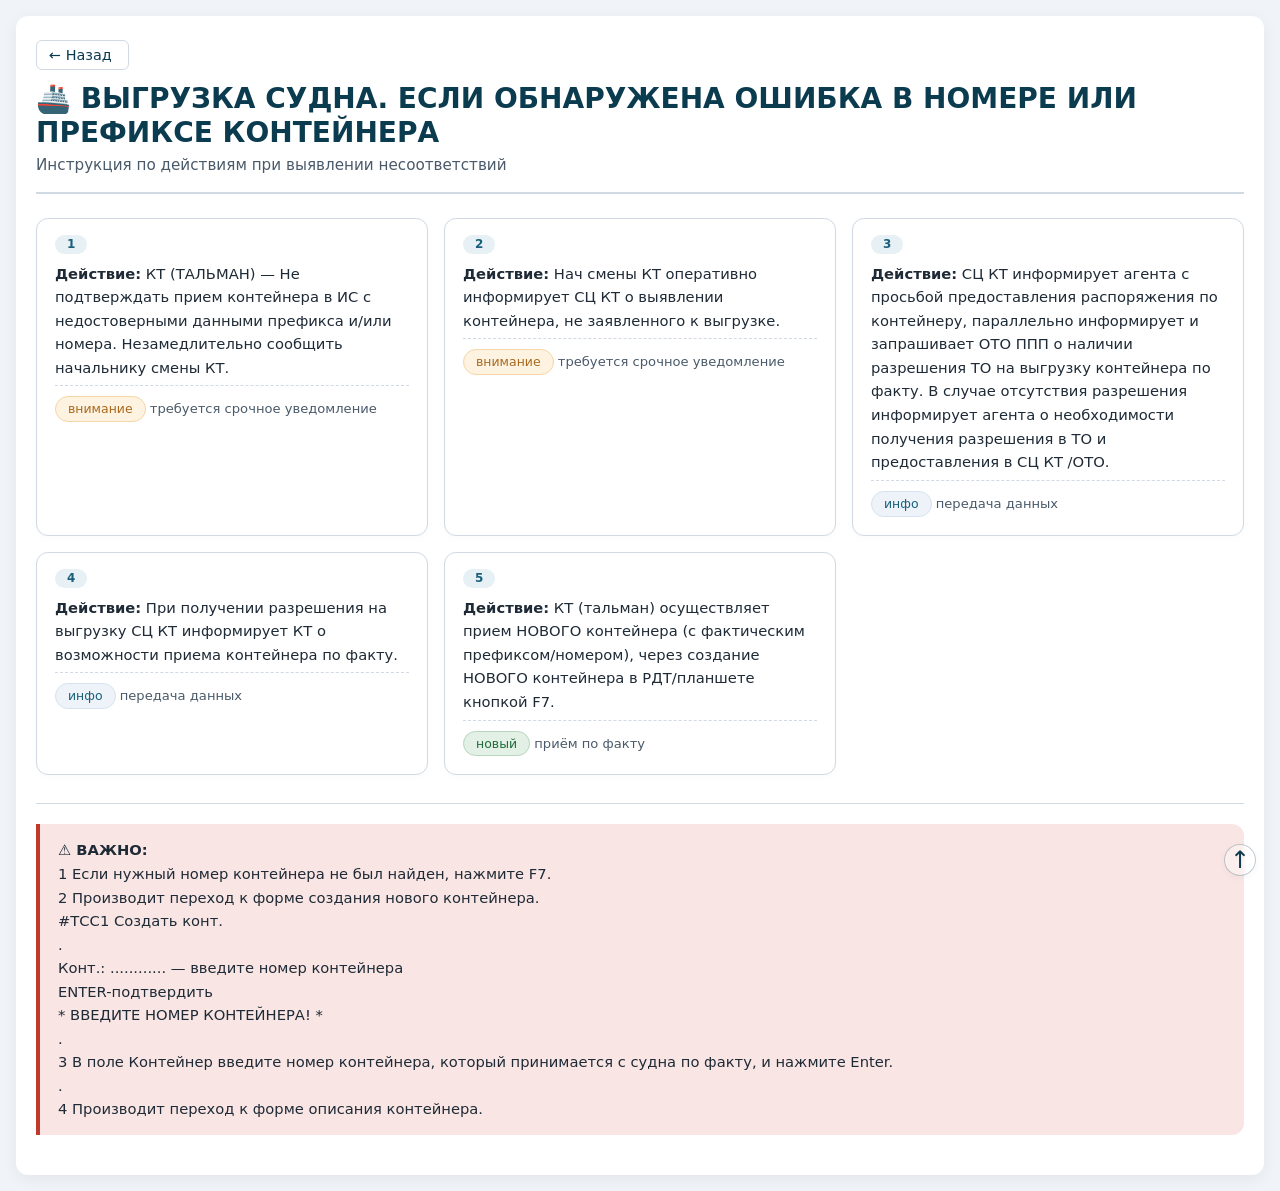
<file: arhiv/1.html>
<!DOCTYPE html>
<html lang="ru">
<head>
    <meta charset="UTF-8" />
    <meta name="viewport" content="width=device-width, initial-scale=1.0, maximum-scale=5.0" />
    <title>Выгрузка судна</title>
    <style>
        :root {
            --primary: #0b3b4f;
            --primary-light: #1a5f7a;
            --primary-lighter: #e6f0f5;
            --accent: #c0392b;
            --accent-light: #f9e6e4;
            --bg: #f0f3f7;
            --card-bg: #ffffff;
            --text: #1e2a36;
            --text-muted: #4a5a6a;
            --border: #d0d9e4;
            --shadow: 0 4px 16px rgba(0, 0, 0, 0.06);
            --radius: 12px;
            --font: system-ui, -apple-system, 'Segoe UI', Roboto, 'Helvetica Neue', sans-serif;
        }

        * { box-sizing: border-box; margin: 0; padding: 0; }
        html { font-size: 16px; -webkit-text-size-adjust: 100%; }
        body {
            font-family: var(--font);
            background: var(--bg);
            color: var(--text);
            padding: 16px;
            line-height: 1.6;
            min-height: 100vh;
            display: flex;
            flex-direction: column;
            align-items: center;
        }
        .page {
            max-width: 1280px;
            width: 100%;
            background: var(--card-bg);
            border-radius: var(--radius);
            box-shadow: var(--shadow);
            padding: 24px 20px 32px;
            position: relative;
        }

        .top-bar {
            display: flex;
            justify-content: space-between;
            align-items: center;
            margin-bottom: 12px;
        }
        .top-bar .nav-button {
            display: inline-flex;
            align-items: center;
            gap: 6px;
            background: none;
            border: 1px solid var(--border);
            border-radius: 6px;
            padding: 6px 16px 6px 12px;
            cursor: pointer;
            font-size: 0.9rem;
            font-weight: 500;
            color: var(--primary);
            transition: background 0.2s, border-color 0.2s;
            text-decoration: none;
            font-family: var(--font);
        }
        .top-bar .nav-button:hover {
            background: var(--primary-lighter);
            border-color: var(--primary-light);
        }
        .top-bar .nav-button:active {
            background: #d0e0ea;
        }
        .top-bar .nav-button.close-btn {
            color: var(--accent);
        }
        .top-bar .nav-button.close-btn:hover {
            background: var(--accent-light);
            border-color: var(--accent);
        }

        h1 {
            font-size: 1.75rem;
            font-weight: 700;
            color: var(--primary);
            margin: 0 0 4px 0;
            line-height: 1.2;
        }
        .subhead {
            font-size: 0.95rem;
            color: var(--text-muted);
            border-bottom: 2px solid var(--border);
            padding-bottom: 14px;
            margin-bottom: 24px;
            display: flex;
            flex-wrap: wrap;
            justify-content: space-between;
            align-items: center;
            gap: 8px;
        }
        .subhead small {
            font-size: 0.8rem;
            background: var(--primary-lighter);
            padding: 4px 14px;
            border-radius: 20px;
            color: var(--primary-light);
            font-weight: 500;
        }

        h2 {
            font-size: 1.35rem;
            font-weight: 600;
            color: var(--primary);
            margin: 32px 0 12px 0;
            padding-bottom: 6px;
            border-bottom: 2px solid var(--border);
            display: flex;
            align-items: center;
            gap: 10px;
            flex-wrap: wrap;
        }
        h2 .badge {
            font-size: 0.7rem;
            font-weight: 500;
            background: var(--primary);
            color: #fff;
            padding: 2px 14px;
            border-radius: 30px;
            letter-spacing: 0.3px;
        }

        .card-grid {
            display: grid;
            grid-template-columns: repeat(auto-fill, minmax(340px, 1fr));
            gap: 16px;
            margin: 16px 0 8px;
        }
        .card-item {
            background: #fff;
            border: 1px solid var(--border);
            border-radius: var(--radius);
            padding: 16px 18px;
            box-shadow: 0 2px 6px rgba(0,0,0,0.02);
            transition: border-color 0.2s, box-shadow 0.2s;
        }
        .card-item:hover {
            border-color: var(--primary-light);
            box-shadow: 0 4px 12px rgba(0,0,0,0.04);
        }
        .card-item .card-title {
            font-weight: 700;
            font-size: 1.0rem;
            color: var(--primary);
            margin-bottom: 8px;
            display: flex;
            align-items: center;
            gap: 8px;
        }
        .card-item .card-title .num {
            display: inline-block;
            background: var(--primary-lighter);
            color: var(--primary-light);
            border-radius: 30px;
            padding: 0 12px;
            font-size: 0.75rem;
            font-weight: 600;
        }
        .card-item .card-desc {
            font-size: 0.92rem;
            color: var(--text);
            margin-bottom: 6px;
        }
        .card-item .card-meta {
            font-size: 0.82rem;
            color: var(--text-muted);
            margin-top: 6px;
            border-top: 1px dashed var(--border);
            padding-top: 8px;
        }
        .code-tag {
            display: inline-block;
            background: #eef3f9;
            padding: 2px 12px;
            border-radius: 20px;
            font-size: 0.78rem;
            font-weight: 500;
            color: var(--primary-light);
            border: 1px solid #d6e2ed;
            margin: 2px 0;
            white-space: nowrap;
        }
        .code-tag.warn {
            background: #fef3e0;
            border-color: #f5d6a8;
            color: #a8691e;
        }
        .code-tag.danger {
            background: var(--accent-light);
            border-color: #f0c8c2;
            color: var(--accent);
        }
        .code-tag.success {
            background: #e3f0e5;
            border-color: #b8d5be;
            color: #1f6b3a;
        }

        .note-block {
            background: var(--primary-lighter);
            border-left: 4px solid var(--primary-light);
            padding: 12px 16px;
            border-radius: 0 var(--radius) var(--radius) 0;
            margin: 16px 0 20px 0;
            font-size: 0.92rem;
        }
        .alert-block {
            background: var(--accent-light);
            border-left: 4px solid var(--accent);
            padding: 14px 18px;
            border-radius: 0 var(--radius) var(--radius) 0;
            margin: 20px 0 8px 0;
            font-size: 0.92rem;
        }

        .divider {
            height: 1px;
            background: var(--border);
            margin: 28px 0 18px 0;
        }

        @media (max-width: 480px) {
            .page { padding: 12px 8px 18px; }
            h1 { font-size: 1.2rem; }
            h2 { font-size: 1.0rem; }
            .card-grid { grid-template-columns: 1fr; }
            .card-item { padding: 14px; }
        }
        @media print {
            body { background: #fff; padding: 0.2in; }
            .page { box-shadow: none; padding: 0; border-radius: 0; }
            .top-bar { display: none !important; }
            .card-item { border: 1px solid #ccc; }
        }
		
		  /* ---- Кнопка "Наверх" (прозрачная, справа внизу) ---- */
        #scrollTopBtn {
            position: fixed;
            bottom: 24px;
            right: 24px;
            width: 32px;
            height: 32px;
            border-radius: 50%;
            background: rgba(255, 255, 255, 0.35);
            /* полупрозрачный фон, как просили "прозрачного цвета" */
            backdrop-filter: blur(2px);
            border: 1px solid rgba(11, 59, 79, 0.25);
            color: var(--primary);
            font-size: 24px;
            line-height: 1;
            cursor: pointer;
            box-shadow: 0 2px 8px rgba(0, 0, 0, 0.04);
            transition: background 0.25s, box-shadow 0.25s, transform 0.2s;
            display: flex;
            align-items: center;
            justify-content: center;
            font-family: var(--font);
            z-index: 999;
            user-select: none;
        }

        #scrollTopBtn:hover {
            background: rgba(255, 255, 255, 0.7);
            border-color: var(--primary-light);
            box-shadow: 0 4px 16px rgba(0, 0, 0, 0.08);
            transform: scale(1.05);
        }

        #scrollTopBtn:active {
            transform: scale(0.92);
            background: rgba(230, 240, 245, 0.8);
        }

        @media (max-width: 480px) {
            .page {
                padding: 12px 8px 18px;
            }
            h1 {
                font-size: 1.2rem;
            }
            h2 {
                font-size: 1.0rem;
            }
            .card-grid {
                grid-template-columns: 1fr;
            }
            .card-item {
                padding: 14px;
            }
            #scrollTopBtn {
                width: 38px;
                height: 38px;
                font-size: 20px;
                bottom: 16px;
                right: 16px;
            }
        }

        @media print {
            body {
                background: #fff;
                padding: 0.2in;
            }
            .page {
                box-shadow: none;
                padding: 0;
                border-radius: 0;
            }
            .top-bar {
                display: none !important;
            }
            .card-item {
                border: 1px solid #ccc;
            }
            #scrollTopBtn {
                display: none !important;
            }
        }
    </style>
</head>
<body>
<div class="page">

    <!-- Верхняя панель -->
    <div class="top-bar">
        <button class="nav-button" onclick="history.back()" title="Вернуться на предыдущую страницу">
            ← Назад
        </button>
       
    </div>

    <h1>🚢 ВЫГРУЗКА СУДНА. ЕСЛИ ОБНАРУЖЕНА ОШИБКА В НОМЕРЕ ИЛИ ПРЕФИКСЕ КОНТЕЙНЕРА</h1>
    <div class="subhead">
        <span>Инструкция по действиям при выявлении несоответствий</span>
        
    </div>

    <!-- Сетка карточек по пунктам из 1.png -->
    <div class="card-grid">

        <!-- 1 -->
        <div class="card-item">
            <div class="card-title">
                <span class="num">1</span> 
            </div>
            <div class="card-desc">
                <strong>Действие:</strong> КТ (ТАЛЬМАН) — Не подтверждать прием контейнера в ИС с недостоверными данными префикса и/или номера. Незамедлительно сообщить начальнику смены КТ.
            </div>
            <div class="card-meta">
                <span class="code-tag warn">внимание</span> требуется срочное уведомление
            </div>
        </div>

        <!-- 2 -->
        <div class="card-item">
            <div class="card-title">
                <span class="num">2</span>
            </div>
            <div class="card-desc">
                <strong>Действие:</strong> Нач смены КТ оперативно информирует СЦ КТ о выявлении контейнера, не заявленного к выгрузке.
            </div>
            <div class="card-meta">
                <span class="code-tag warn">внимание</span> требуется срочное уведомление
            </div>
        </div>

        <!-- 3 -->
        <div class="card-item">
            <div class="card-title">
                <span class="num">3</span>
            </div>
            <div class="card-desc">
                <strong>Действие:</strong> СЦ КТ информирует агента с просьбой предоставления распоряжения по контейнеру, параллельно информирует и запрашивает ОТО ППП о наличии разрешения ТО на выгрузку контейнера по факту. В случае отсутствия разрешения информирует агента о необходимости получения разрешения в ТО и предоставления в СЦ КТ /ОТО.
            </div>
            <div class="card-meta">
                <span class="code-tag">инфо</span> передача данных
            </div>
        </div>

        <!-- 4 -->
        <div class="card-item">
            <div class="card-title">
                <span class="num">4</span>
            </div>
            <div class="card-desc">
                <strong>Действие:</strong> При получении разрешения на выгрузку СЦ КТ информирует КТ о возможности приема контейнера по факту.
            </div>
            <div class="card-meta">
                <span class="code-tag">инфо</span> передача данных
            </div>
        </div>

        <!-- 5 -->
        <div class="card-item">
            <div class="card-title">
                <span class="num">5</span>
            </div>
            <div class="card-desc">
                <strong>Действие:</strong> КТ (тальман) осуществляет прием НОВОГО контейнера (с фактическим префиксом/номером), через создание НОВОГО контейнера в РДТ/планшете кнопкой F7.
            </div>
            <div class="card-meta">
                <span class="code-tag success">новый</span> приём по факту
            </div>
        </div>
     


    </div>

    <!-- Дополнительный блок с пояснением -->
   
    <div class="divider"></div>

    <div class="alert-block">
        <strong>⚠️ ВАЖНО:</strong><br />
            <p> 1 Если нужный номер контейнера не был найден, нажмите F7.</p>
            <p> 2 Производит переход к форме создания нового контейнера.</p>
            <p>   #ТСС1 Создать конт.</p>
		    <p> .</p>
            <p>  Конт.: ............ — введите номер контейнера</p>
			<p></p>
            <p>  ENTER-подтвердить</p>
            <p>  * ВВЕДИТЕ НОМЕР КОНТЕЙНЕРА! *</p>
			<p> .</p>
            <p>3 В поле Контейнер введите номер контейнера, который принимается с судна по факту, и нажмите Enter.</p>
			<p> .</p>
            <p>4 Производит переход к форме описания контейнера.</p>
    </div>

   

</div>
<!-- /.page -->

  <!-- ===== КНОПКА "НАВЕРХ" (прозрачная, справа внизу) ===== -->
    <button id="scrollTopBtn" aria-label="Прокрутить вверх" title="Наверх">↑</button>

    <script>
        (function() {
            const btn = document.getElementById('scrollTopBtn');

            // Плавная прокрутка к началу страницы
            btn.addEventListener('click', function(e) {
                e.preventDefault();
                window.scrollTo({
                    top: 0,
                    behavior: 'smooth'
                });
            });

            // (Опционально) кнопка может появляться/исчезать при скролле,
            // но по заданию просто всегда видна, поэтому ничего не добавляем.
        })();
    </script>
	
</body>
</html>
</file>
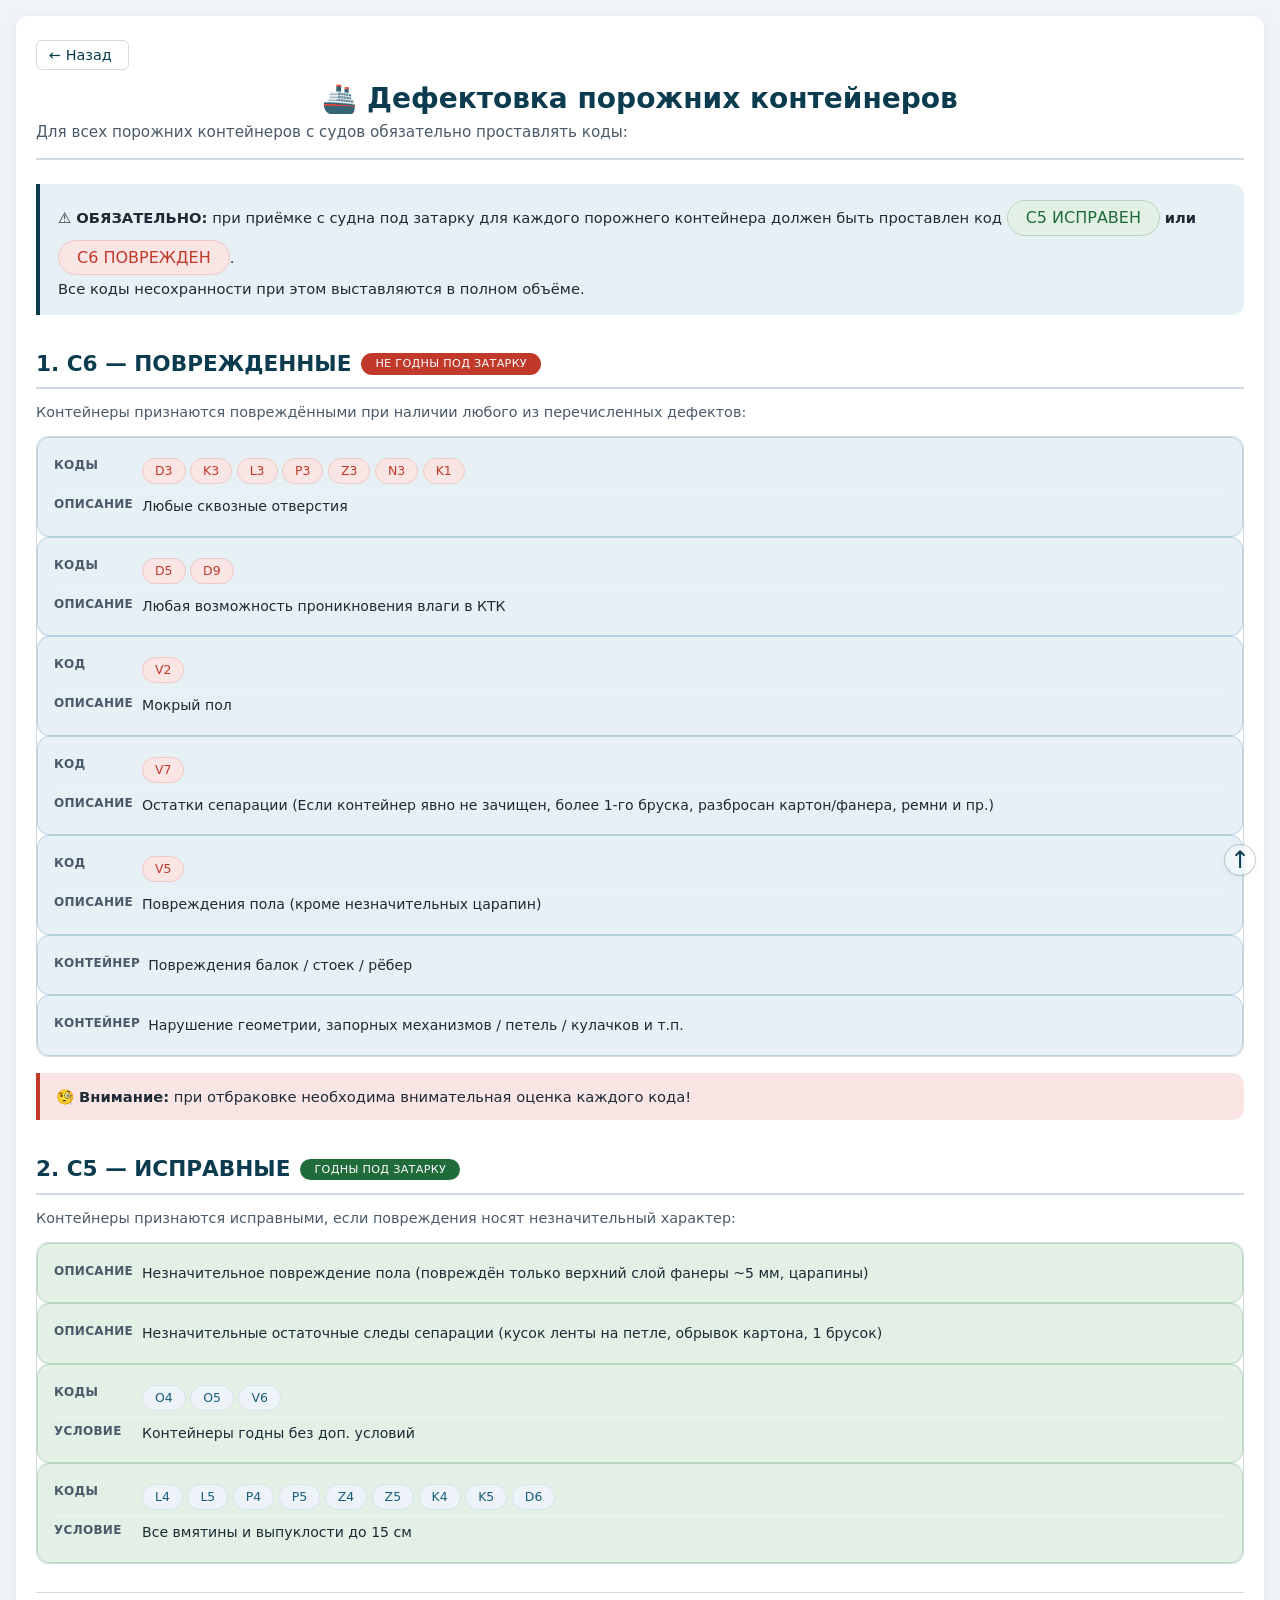
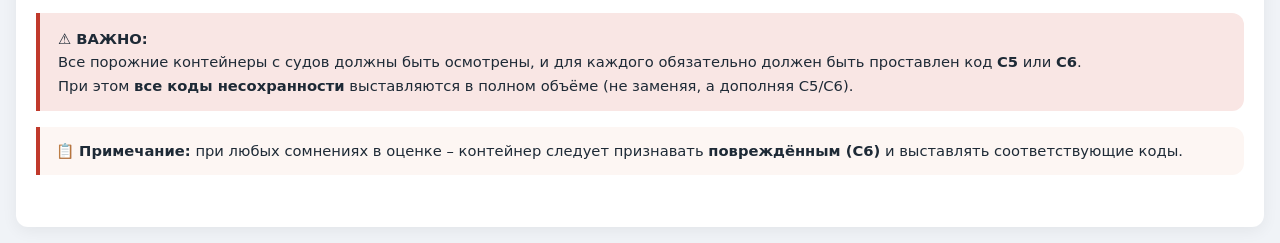
<file: arhiv/2.html>
<!DOCTYPE html>
<html lang="ru">
<head>
    <meta charset="UTF-8" />
    <meta name="viewport" content="width=device-width, initial-scale=1.0, maximum-scale=5.0" />
    <title>Дефектовка порожних контейнеров</title>
    <style>
        :root {
            --primary: #0b3b4f;
            --primary-light: #1a5f7a;
            --primary-lighter: #e6f0f5;
            --accent: #c0392b;
            --accent-light: #f9e6e4;
            --bg: #f0f3f7;
            --card-bg: #ffffff;
            --text: #1e2a36;
            --text-muted: #4a5a6a;
            --border: #d0d9e4;
            --shadow: 0 4px 16px rgba(0, 0, 0, 0.06);
            --radius: 12px;
            --font: system-ui, -apple-system, 'Segoe UI', Roboto, 'Helvetica Neue', sans-serif;
        }

        * { box-sizing: border-box; margin: 0; padding: 0; }
        html { font-size: 16px; -webkit-text-size-adjust: 100%; }
        body {
            font-family: var(--font);
            background: var(--bg);
            color: var(--text);
            padding: 16px;
            line-height: 1.6;
            min-height: 100vh;
            display: flex;
            flex-direction: column;
            align-items: center;
        }
        .page {
            max-width: 1280px;
            width: 100%;
            background: var(--card-bg);
            border-radius: var(--radius);
            box-shadow: var(--shadow);
            padding: 24px 20px 32px;
            position: relative;
        }

        /* верхняя панель */
        .top-bar {
            display: flex;
            justify-content: space-between;
            align-items: center;
            margin-bottom: 12px;
        }
        .top-bar .nav-button {
            display: inline-flex;
            align-items: center;
            gap: 6px;
            background: none;
            border: 1px solid var(--border);
            border-radius: 6px;
            padding: 6px 16px 6px 12px;
            cursor: pointer;
            font-size: 0.9rem;
            font-weight: 500;
            color: var(--primary);
            transition: background 0.2s, border-color 0.2s;
            text-decoration: none;
            font-family: var(--font);
        }
        .top-bar .nav-button:hover {
            background: var(--primary-lighter);
            border-color: var(--primary-light);
        }
        .top-bar .nav-button:active {
            background: #d0e0ea;
        }
        .top-bar .nav-button.close-btn {
            color: var(--accent);
        }
        .top-bar .nav-button.close-btn:hover {
            background: var(--accent-light);
            border-color: var(--accent);
        }

        h1 {
            font-size: 1.75rem;
            font-weight: 700;
            color: var(--primary);
            margin: 0 0 4px 0;
            line-height: 1.2;
        }
        .subhead {
            font-size: 0.95rem;
            color: var(--text-muted);
            border-bottom: 2px solid var(--border);
            padding-bottom: 14px;
            margin-bottom: 24px;
            display: flex;
            flex-wrap: wrap;
            justify-content: space-between;
            align-items: center;
            gap: 8px;
        }
        .subhead small {
            font-size: 0.8rem;
            background: var(--primary-lighter);
            padding: 4px 14px;
            border-radius: 20px;
            color: var(--primary-light);
            font-weight: 500;
        }
        h2 {
            font-size: 1.35rem;
            font-weight: 600;
            color: var(--primary);
            margin: 32px 0 12px 0;
            padding-bottom: 6px;
            border-bottom: 2px solid var(--border);
            display: flex;
            align-items: center;
            gap: 10px;
            flex-wrap: wrap;
        }
        h2 .badge {
            font-size: 0.7rem;
            font-weight: 500;
            background: var(--primary);
            color: #fff;
            padding: 2px 14px;
            border-radius: 30px;
            letter-spacing: 0.3px;
        }
        h3 {
            font-size: 1.1rem;
            font-weight: 600;
            color: var(--primary-light);
            margin: 24px 0 10px 0;
        }
        .note-block {
            background: var(--primary-lighter);
            border-left: 4px solid var(--primary-light);
            padding: 12px 16px;
            border-radius: 0 var(--radius) var(--radius) 0;
            margin: 16px 0 20px 0;
            font-size: 0.92rem;
        }
        .alert-block {
            background: var(--accent-light);
            border-left: 4px solid var(--accent);
            padding: 14px 18px;
            border-radius: 0 var(--radius) var(--radius) 0;
            margin: 20px 0 8px 0;
            font-size: 0.92rem;
        }
        .table-wrap {
            overflow-x: auto;
            margin: 12px 0 8px 0;
            border-radius: var(--radius);
            border: 1px solid var(--border);
            background: #fff;
        }
        table {
            width: 100%;
            border-collapse: collapse;
            font-size: 0.88rem;
            min-width: 500px;
        }
        thead th {
            background: var(--primary);
            color: #fff;
            font-weight: 600;
            padding: 10px 12px;
            text-align: left;
            white-space: nowrap;
            font-size: 0.8rem;
            letter-spacing: 0.3px;
            text-transform: uppercase;
        }
        thead th:not(:last-child) {
            border-right: 1px solid rgba(255,255,255,0.15);
        }
        tbody td {
            padding: 10px 12px;
            border-bottom: 1px solid var(--border);
            vertical-align: top;
            background: #fff;
        }
        tbody tr:last-child td { border-bottom: none; }
        tbody tr:hover td { background: #f8faff; }

        /* выделение строк */
        tbody tr.row-danger td {
            background-color: #fde8e8;
        }
        tbody tr.row-danger:hover td {
            background-color: #fde8e8;
        }
        tbody tr.row-success td {
            background-color: #e3f0e5;
        }
        tbody tr.row-success:hover td {
            background-color: #e3f0e5;
        }
        tbody tr.row-info td {
            background-color: #e6f0f5;
        }
        tbody tr.row-info:hover td {
            background-color: #e6f0f5;
        }

        .code-tag {
            display: inline-block;
            background: #eef3f9;
            padding: 2px 12px;
            border-radius: 20px;
            font-size: 0.78rem;
            font-weight: 500;
            color: var(--primary-light);
            border: 1px solid #d6e2ed;
            margin: 2px 0;
            white-space: nowrap;
        }
        .code-tag.warn {
            background: #fef3e0;
            border-color: #f5d6a8;
            color: #a8691e;
        }
        .code-tag.danger {
            background: var(--accent-light);
            border-color: #f0c8c2;
            color: var(--accent);
        }
        .code-tag.success {
            background: #e3f0e5;
            border-color: #b8d5be;
            color: #1f6b3a;
        }

        /* мобильные карточки */
        .mobile-cards {
            display: none;
            margin: 8px 0 12px 0;
            gap: 12px;
            flex-direction: column;
        }
        .mobile-card {
            background: #fff;
            border: 1px solid var(--border);
            border-radius: var(--radius);
            padding: 14px 16px;
            box-shadow: 0 2px 6px rgba(0,0,0,0.02);
        }
        .mobile-card .mc-row {
            display: flex;
            flex-wrap: wrap;
            padding: 4px 0;
            border-bottom: 1px solid #f0f3f8;
            gap: 4px 8px;
        }
        .mobile-card .mc-row:last-child { border-bottom: none; }
        .mobile-card .mc-label {
            font-weight: 600;
            font-size: 0.75rem;
            text-transform: uppercase;
            letter-spacing: 0.3px;
            color: var(--text-muted);
            min-width: 80px;
            flex-shrink: 0;
        }
        .mobile-card .mc-value {
            font-size: 0.88rem;
            color: var(--text);
            flex: 1;
        }
        .mobile-card .mc-value .code-tag {
            margin: 2px 0;
        }
        .mobile-card .mc-desc {
            font-weight: 500;
            color: var(--primary);
            font-size: 0.92rem;
        }

        .mobile-card.highlight-danger {
            background-color: #fde8e8;
            border-color: #f5c6c6;
        }
        .mobile-card.highlight-success {
            background-color: #e3f0e5;
            border-color: #b8d5be;
        }
        .mobile-card.highlight-info {
            background-color: #e6f0f5;
            border-color: #b8d0dd;
        }

        .divider {
            height: 1px;
            background: var(--border);
            margin: 28px 0 18px 0;
        }
        .text-muted { color: var(--text-muted); }
        .text-sm { font-size: 0.85rem; }

        @media (max-width: 820px) {
            .page { padding: 16px 12px 24px; }
            h1 { font-size: 1.45rem; }
            h2 { font-size: 1.15rem; }
            h3 { font-size: 1rem; }
            .table-wrap { display: none; }
            .mobile-cards { display: flex; }
            .subhead { flex-direction: column; align-items: flex-start; }
            .subhead small { font-size: 0.7rem; }
            .top-bar .nav-button { font-size: 0.8rem; padding: 4px 12px 4px 10px; }
        }
        @media (max-width: 480px) {
            body { padding: 8px; }
            .page { padding: 12px 8px 18px; border-radius: 8px; }
            h1 { font-size: 1.2rem; }
            h2 { font-size: 1rem; }
            .mobile-card { padding: 12px; }
            .mobile-card .mc-label { min-width: 70px; font-size: 0.65rem; }
            .mobile-card .mc-value { font-size: 0.82rem; }
            .top-bar .nav-button { font-size: 0.7rem; padding: 3px 8px; }
        }
        @media (min-width: 821px) {
            .mobile-cards { display: none !important; }
            .table-wrap { display: block !important; }
        }
        @media print {
            body { background: #fff; padding: 0.2in; }
            .page { box-shadow: none; padding: 0; border-radius: 0; }
            .table-wrap { border: 1px solid #ccc; }
            thead th { background: #1a3a4a !important; color: #fff !important; -webkit-print-color-adjust: exact; print-color-adjust: exact; }
            tbody tr:hover td { background: #fff !important; }
            .mobile-cards { display: none !important; }
            .table-wrap { display: block !important; }
            .top-bar { display: none !important; }
        }

        @media (max-width: 820px) {
            .code-tag {
                white-space: normal;
                word-wrap: break-word;
                max-width: 100%;
                display: inline-block;
            }
        }
		
		
		 /* ---- Кнопка "Наверх" (прозрачная, справа внизу) ---- */
        #scrollTopBtn {
            position: fixed;
            bottom: 24px;
            right: 24px;
            width: 32px;
            height: 32px;
            border-radius: 50%;
            background: rgba(255, 255, 255, 0.35);
            /* полупрозрачный фон, как просили "прозрачного цвета" */
            backdrop-filter: blur(2px);
            border: 1px solid rgba(11, 59, 79, 0.25);
            color: var(--primary);
            font-size: 24px;
            line-height: 1;
            cursor: pointer;
            box-shadow: 0 2px 8px rgba(0, 0, 0, 0.04);
            transition: background 0.25s, box-shadow 0.25s, transform 0.2s;
            display: flex;
            align-items: center;
            justify-content: center;
            font-family: var(--font);
            z-index: 999;
            user-select: none;
        }

        #scrollTopBtn:hover {
            background: rgba(255, 255, 255, 0.7);
            border-color: var(--primary-light);
            box-shadow: 0 4px 16px rgba(0, 0, 0, 0.08);
            transform: scale(1.05);
        }

        #scrollTopBtn:active {
            transform: scale(0.92);
            background: rgba(230, 240, 245, 0.8);
        }

        @media (max-width: 480px) {
            .page {
                padding: 12px 8px 18px;
            }
            h1 {
                font-size: 1.2rem;
            }
            h2 {
                font-size: 1.0rem;
            }
            .card-grid {
                grid-template-columns: 1fr;
            }
            .card-item {
                padding: 14px;
            }
            #scrollTopBtn {
                width: 38px;
                height: 38px;
                font-size: 20px;
                bottom: 16px;
                right: 16px;
            }
        }

        @media print {
            body {
                background: #fff;
                padding: 0.2in;
            }
            .page {
                box-shadow: none;
                padding: 0;
                border-radius: 0;
            }
            .top-bar {
                display: none !important;
            }
            .card-item {
                border: 1px solid #ccc;
            }
            #scrollTopBtn {
                display: none !important;
            }
        }
		
		
    </style>
</head>
<body>

<div class="page">

    <!-- Верхняя панель -->
    <div class="top-bar">
        <button class="nav-button" onclick="history.back()" title="Вернуться на предыдущую страницу">
            ← Назад
        </button>
       
    </div>

    <center><h1>🚢 Дефектовка порожних контейнеров</h1></center>
    <div class="subhead">
        <span>Для всех порожних контейнеров с судов обязательно проставлять коды:</span>
        
    </div>

    <!-- Обязательное правило -->
    <div class="alert-block" style="border-left-color: var(--primary); background: var(--primary-lighter);">
        <strong>⚠️ ОБЯЗАТЕЛЬНО:</strong> при приёмке с судна под затарку для каждого порожнего контейнера должен быть проставлен код
        <span class="code-tag success" style="font-size:1rem; padding:4px 18px;">C5 ИСПРАВЕН</span>
        <strong>или</strong>
        <span class="code-tag danger" style="font-size:1rem; padding:4px 18px;">C6 ПОВРЕЖДЕН</span>.
        <br>Все коды несохранности при этом выставляются в полном объёме.
    </div>

    <!-- ============================================ -->
    <!-- 1. C6 – ПОВРЕЖДЕННЫЕ (не годные под затарку) -->
    <!-- ============================================ -->
    <h2>1. C6 — ПОВРЕЖДЕННЫЕ <span class="badge" style="background: var(--accent);">НЕ ГОДНЫ ПОД ЗАТАРКУ</span></h2>
    <p style="font-size:0.9rem;color:var(--text-muted);margin-bottom:8px;">Контейнеры признаются повреждёнными при наличии любого из перечисленных дефектов:</p>

    <!-- Desktop-таблица -->
    <div class="table-wrap">
        <div class="mobile-card highlight-info">
            <div class="mc-row"><span class="mc-label">Коды</span><span class="mc-value"><span class="code-tag danger">D3</span> <span class="code-tag danger">K3</span> <span class="code-tag danger">L3</span> <span class="code-tag danger">P3</span> <span class="code-tag danger">Z3</span> <span class="code-tag danger">N3</span> <span class="code-tag danger">K1</span></span></div>
            <div class="mc-row"><span class="mc-label">Описание</span><span class="mc-value">Любые сквозные отверстия</span></div>
        </div>
        <div class="mobile-card highlight-info">
            <div class="mc-row"><span class="mc-label">Коды</span><span class="mc-value"><span class="code-tag danger">D5</span> <span class="code-tag danger">D9</span></span></div>
            <div class="mc-row"><span class="mc-label">Описание</span><span class="mc-value">Любая возможность проникновения влаги в КТК</span></div>
        </div>
        <div class="mobile-card highlight-info">
            <div class="mc-row"><span class="mc-label">Код</span><span class="mc-value"><span class="code-tag danger">V2</span></span></div>
            <div class="mc-row"><span class="mc-label">Описание</span><span class="mc-value">Мокрый пол</span></div>
        </div>
        <div class="mobile-card highlight-info">
            <div class="mc-row"><span class="mc-label">Код</span><span class="mc-value"><span class="code-tag danger">V7</span></span></div>
            <div class="mc-row"><span class="mc-label">Описание</span><span class="mc-value">Остатки сепарации (Если контейнер явно не зачищен, более 1-го бруска, разбросан картон/фанера, ремни и пр.)</span></div>
        </div>
        <div class="mobile-card highlight-info">
            <div class="mc-row"><span class="mc-label">Код</span><span class="mc-value"><span class="code-tag danger">V5</span></span></div>
            <div class="mc-row"><span class="mc-label">Описание</span><span class="mc-value">Повреждения пола (кроме незначительных царапин)</span></div>
        </div>
        <div class="mobile-card highlight-info">
            <div class="mc-row"><span class="mc-label">Контейнер</span><span class="mc-value">Повреждения балок / стоек / рёбер</span></div>
        </div>
        <div class="mobile-card highlight-info">
            <div class="mc-row"><span class="mc-label">Контейнер</span><span class="mc-value">Нарушение геометрии, запорных механизмов / петель / кулачков и т.п.</span></div>
        </div>
    </div>

    <!-- Мобильные карточки для C6 -->
    <div class="mobile-cards">
        <div class="mobile-card highlight-info">
            <div class="mc-row"><span class="mc-label">Коды</span><span class="mc-value"><span class="code-tag danger">D3</span> <span class="code-tag danger">K3</span> <span class="code-tag danger">L3</span> <span class="code-tag danger">P3</span> <span class="code-tag danger">Z3</span> <span class="code-tag danger">N3</span> <span class="code-tag danger">K1</span></span></div>
            <div class="mc-row"><span class="mc-label">Описание</span><span class="mc-value">Любые сквозные отверстия</span></div>
        </div>
        <div class="mobile-card highlight-info">
            <div class="mc-row"><span class="mc-label">Коды</span><span class="mc-value"><span class="code-tag danger">D5</span> <span class="code-tag danger">D9</span></span></div>
            <div class="mc-row"><span class="mc-label">Описание</span><span class="mc-value">Любая возможность проникновения влаги в КТК</span></div>
        </div>
        <div class="mobile-card highlight-info">
            <div class="mc-row"><span class="mc-label">Код</span><span class="mc-value"><span class="code-tag danger">V2</span></span></div>
            <div class="mc-row"><span class="mc-label">Описание</span><span class="mc-value">Мокрый пол</span></div>
        </div>
        <div class="mobile-card highlight-info">
            <div class="mc-row"><span class="mc-label">Код</span><span class="mc-value"><span class="code-tag danger">V7</span></span></div>
            <div class="mc-row"><span class="mc-label">Описание</span><span class="mc-value">Остатки сепарации (Если контейнер явно не зачищен, более 1-го бруска, разбросан картон/фанера, ремни и пр.)</span></div>
        </div>
        <div class="mobile-card highlight-info">
            <div class="mc-row"><span class="mc-label">Код</span><span class="mc-value"><span class="code-tag danger">V5</span></span></div>
            <div class="mc-row"><span class="mc-label">Описание</span><span class="mc-value">Повреждения пола (кроме незначительных царапин)</span></div>
        </div>
        <div class="mobile-card highlight-info">
            <div class="mc-row"><span class="mc-label">Контейнер</span><span class="mc-value">Повреждения балок / стоек / рёбер</span></div>
        </div>
        <div class="mobile-card highlight-info">
            <div class="mc-row"><span class="mc-label">Контейнер</span><span class="mc-value">Нарушение геометрии, запорных механизмов / петель / кулачков и т.п.</span></div>
        </div>
    </div>

    <div class="note-block" style="border-left-color: var(--accent); background: var(--accent-light);">
        <strong>🧐 Внимание:</strong> при отбраковке необходима внимательная оценка каждого кода!
    </div>

    <!-- ============================================ -->
    <!-- 2. C5 – ИСПРАВНЫЕ (годные под затарку)       -->
    <!-- ============================================ -->
    <h2>2. C5 — ИСПРАВНЫЕ <span class="badge" style="background: #1f6b3a;">ГОДНЫ ПОД ЗАТАРКУ</span></h2>
    <p style="font-size:0.9rem;color:var(--text-muted);margin-bottom:8px;">Контейнеры признаются исправными, если повреждения носят незначительный характер:</p>

    <div class="table-wrap">
        <div class="mobile-card highlight-success">
            <div class="mc-row"><span class="mc-label">Описание</span><span class="mc-value">Незначительное повреждение пола (повреждён только верхний слой фанеры ~5 мм, царапины)</span></div>
        </div>
        <div class="mobile-card highlight-success">
            <div class="mc-row"><span class="mc-label">Описание</span><span class="mc-value">Незначительные остаточные следы сепарации (кусок ленты на петле, обрывок картона, 1 брусок)</span></div>
        </div>
		 <div class="mobile-card highlight-success">
            <div class="mc-row"><span class="mc-label">Коды</span><span class="mc-value"><span class="code-tag">O4</span> <span class="code-tag">O5</span> <span class="code-tag">V6</span></span></div>
            <div class="mc-row"><span class="mc-label">Условие</span><span class="mc-value">Контейнеры годны без доп. условий</span></div>
        </div>
        <div class="mobile-card highlight-success">
            <div class="mc-row"><span class="mc-label">Коды</span><span class="mc-value"><span class="code-tag">L4</span> <span class="code-tag">L5</span> <span class="code-tag">P4</span> <span class="code-tag">P5</span> <span class="code-tag">Z4</span> <span class="code-tag">Z5</span> <span class="code-tag">K4</span> <span class="code-tag">K5</span> <span class="code-tag">D6</span></span></div>
            <div class="mc-row"><span class="mc-label">Условие</span><span class="mc-value">Все вмятины и выпуклости до 15 см</span></div>
        </div>
    </div>

    <div class="mobile-cards">
        <div class="mobile-card highlight-success">
            <div class="mc-row"><span class="mc-label">Описание</span><span class="mc-value">Незначительное повреждение пола (повреждён только верхний слой фанеры ~5 мм, царапины)</span></div>
        </div>
        <div class="mobile-card highlight-success">
            <div class="mc-row"><span class="mc-label">Описание</span><span class="mc-value">Незначительные остаточные следы сепарации (кусок ленты на петле, обрывок картона, 1 брусок)</span></div>
        </div>
		 <div class="mobile-card highlight-success">
            <div class="mc-row"><span class="mc-label">Коды</span><span class="mc-value"><span class="code-tag">O4</span> <span class="code-tag">O5</span> <span class="code-tag">V6</span></span></div>
            <div class="mc-row"><span class="mc-label">Условие</span><span class="mc-value">Контейнеры годны без доп. условий</span></div>
        </div>
        <div class="mobile-card highlight-success">
            <div class="mc-row"><span class="mc-label">Коды</span><span class="mc-value"><span class="code-tag">L4</span> <span class="code-tag">L5</span> <span class="code-tag">P4</span> <span class="code-tag">P5</span> <span class="code-tag">Z4</span> <span class="code-tag">Z5</span> <span class="code-tag">K4</span> <span class="code-tag">K5</span> <span class="code-tag">D6</span></span></div>
            <div class="mc-row"><span class="mc-label">Условие</span><span class="mc-value">Все вмятины и выпуклости до 15 см</span></div>
        </div>
    </div>

   
    <div class="divider"></div>

    <!-- Итоговое предупреждение -->
    <div class="alert-block">
        <strong>⚠️ ВАЖНО:</strong><br />
        Все порожние контейнеры с судов  должны быть осмотрены, и для каждого обязательно должен быть проставлен код <strong>C5</strong> или <strong>C6</strong>.<br>
        При этом <strong>все коды несохранности</strong> выставляются в полном объёме (не заменяя, а дополняя C5/C6).
    </div>

    <div class="note-block" style="border-left-color:var(--accent);background:#fdf6f3;">
        <strong>📋 Примечание:</strong> при любых сомнениях в оценке – контейнер следует признавать <strong>повреждённым (C6)</strong> и выставлять соответствующие коды.
    </div>

</div>
<!-- /.page -->

  <!-- ===== КНОПКА "НАВЕРХ" (прозрачная, справа внизу) ===== -->
    <button id="scrollTopBtn" aria-label="Прокрутить вверх" title="Наверх">↑</button>

    <script>
        (function() {
            const btn = document.getElementById('scrollTopBtn');

            // Плавная прокрутка к началу страницы
            btn.addEventListener('click', function(e) {
                e.preventDefault();
                window.scrollTo({
                    top: 0,
                    behavior: 'smooth'
                });
            });

            // (Опционально) кнопка может появляться/исчезать при скролле,
            // но по заданию просто всегда видна, поэтому ничего не добавляем.
        })();
    </script>



</body>
</html>
</file>
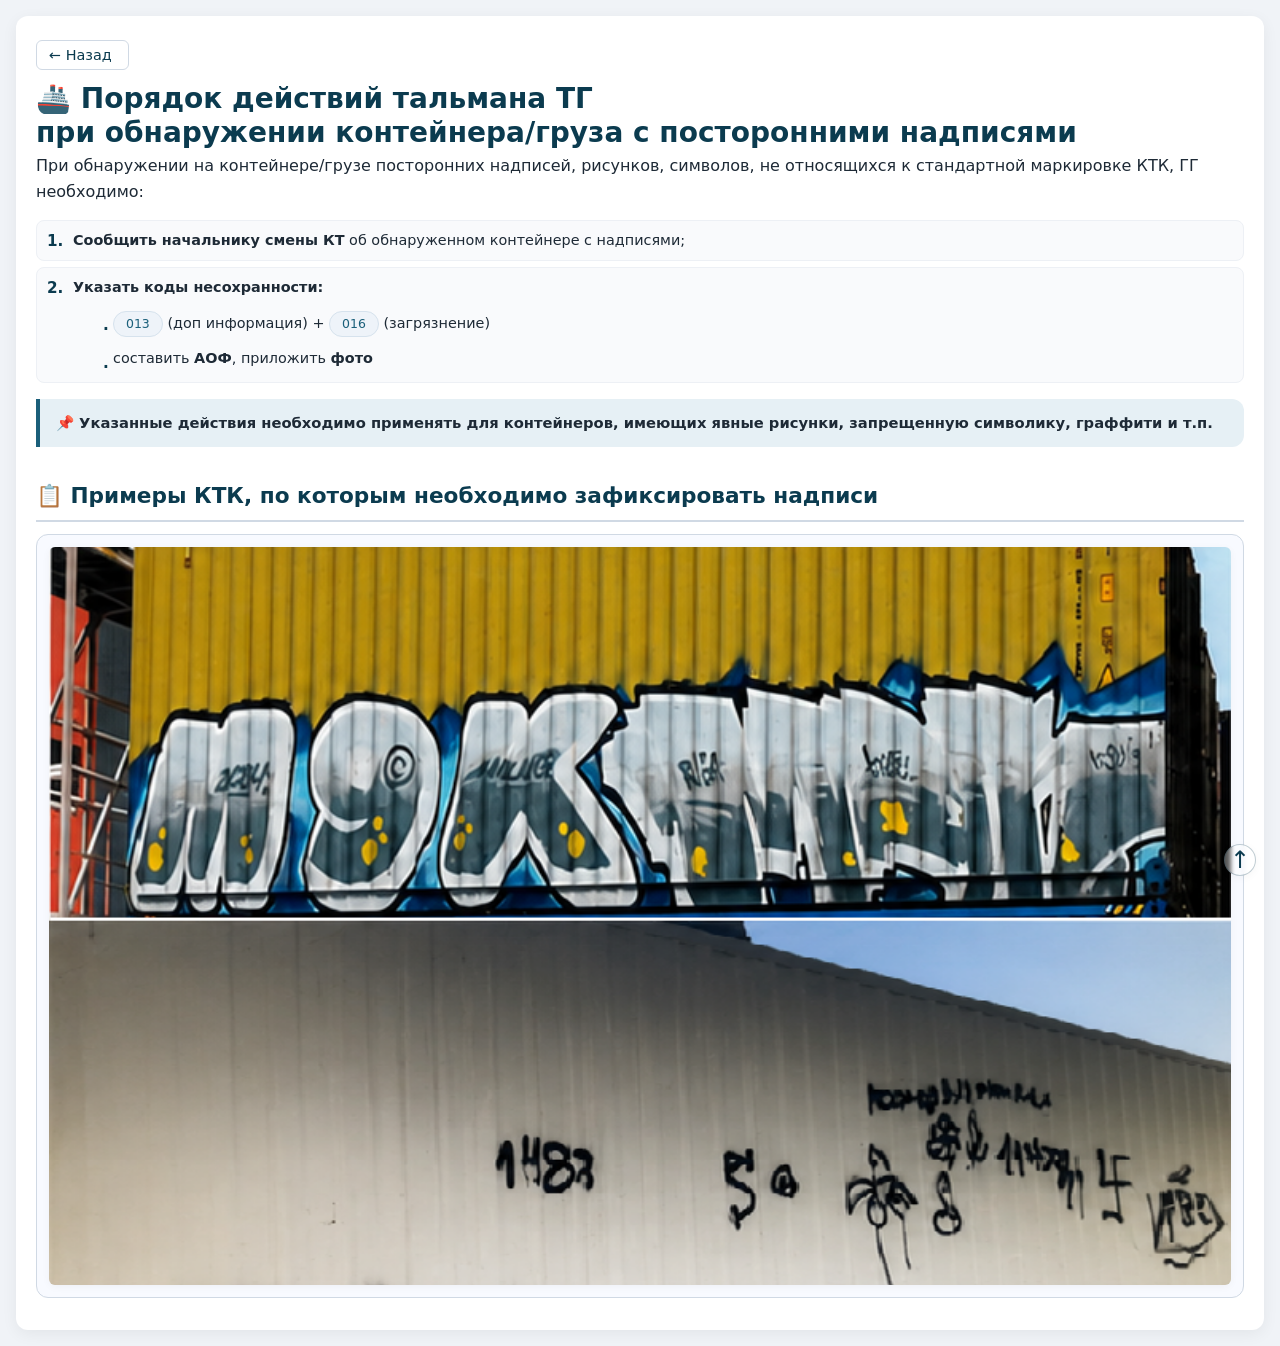
<file: arhiv/3.html>
<!DOCTYPE html>
<html lang="ru">
<head>
    <meta charset="UTF-8" />
    <meta name="viewport" content="width=device-width, initial-scale=1.0, maximum-scale=5.0" />
    <title>Порядок действий при посторонних надписях</title>
    <style>
        /* ===== Стили полностью из ktk_standart.html (с небольшими дополнениями) ===== */
        :root {
            --primary: #0b3b4f;
            --primary-light: #1a5f7a;
            --primary-lighter: #e6f0f5;
            --accent: #c0392b;
            --accent-light: #f9e6e4;
            --bg: #f0f3f7;
            --card-bg: #ffffff;
            --text: #1e2a36;
            --text-muted: #4a5a6a;
            --border: #d0d9e4;
            --shadow: 0 4px 16px rgba(0, 0, 0, 0.06);
            --radius: 12px;
            --font: system-ui, -apple-system, 'Segoe UI', Roboto, 'Helvetica Neue', sans-serif;
        }

        * { box-sizing: border-box; margin: 0; padding: 0; }
        html { font-size: 16px; -webkit-text-size-adjust: 100%; }
        body {
            font-family: var(--font);
            background: var(--bg);
            color: var(--text);
            padding: 16px;
            line-height: 1.6;
            min-height: 100vh;
            display: flex;
            flex-direction: column;
            align-items: center;
        }
        .page {
            max-width: 1280px;
            width: 100%;
            background: var(--card-bg);
            border-radius: var(--radius);
            box-shadow: var(--shadow);
            padding: 24px 20px 32px;
            position: relative;
        }

        /* Верхняя панель */
        .top-bar {
            display: flex;
            justify-content: space-between;
            align-items: center;
            margin-bottom: 12px;
        }
        .top-bar .nav-button {
            display: inline-flex;
            align-items: center;
            gap: 6px;
            background: none;
            border: 1px solid var(--border);
            border-radius: 6px;
            padding: 6px 16px 6px 12px;
            cursor: pointer;
            font-size: 0.9rem;
            font-weight: 500;
            color: var(--primary);
            transition: background 0.2s, border-color 0.2s;
            text-decoration: none;
            font-family: var(--font);
        }
        .top-bar .nav-button:hover {
            background: var(--primary-lighter);
            border-color: var(--primary-light);
        }
        .top-bar .nav-button:active {
            background: #d0e0ea;
        }
        .top-bar .nav-button.close-btn {
            color: var(--accent);
        }
        .top-bar .nav-button.close-btn:hover {
            background: var(--accent-light);
            border-color: var(--accent);
        }

        /* Заголовки */
        h1 {
            font-size: 1.75rem;
            font-weight: 700;
            color: var(--primary);
            margin: 0 0 4px 0;
            line-height: 1.2;
        }
        h2 {
            font-size: 1.35rem;
            font-weight: 600;
            color: var(--primary);
            margin: 32px 0 12px 0;
            padding-bottom: 6px;
            border-bottom: 2px solid var(--border);
            display: flex;
            align-items: center;
            gap: 10px;
            flex-wrap: wrap;
        }
        h3 {
            font-size: 1.1rem;
            font-weight: 600;
            color: var(--primary-light);
            margin: 24px 0 10px 0;
        }

        /* Блоки */
        .note-block {
            background: var(--primary-lighter);
            border-left: 4px solid var(--primary-light);
            padding: 12px 16px;
            border-radius: 0 var(--radius) var(--radius) 0;
            margin: 16px 0 20px 0;
            font-size: 0.92rem;
        }
        .alert-block {
            background: var(--accent-light);
            border-left: 4px solid var(--accent);
            padding: 14px 18px;
            border-radius: 0 var(--radius) var(--radius) 0;
            margin: 20px 0 8px 0;
            font-size: 0.92rem;
        }

        /* Чек-лист (стиль из ktk_standart) */
        .checklist {
            list-style: none;
            padding: 0;
            margin: 12px 0 16px 0;
            display: flex;
            flex-direction: column;
            gap: 6px;
        }
        .checklist li {
            padding: 8px 14px 8px 36px;
            background: #f9fafc;
            border-radius: 8px;
            position: relative;
            border: 1px solid #edf0f5;
            font-size: 0.9rem;
        }
        .checklist li::before {
            content: "•";
            position: absolute;
            left: 14px;
            top: 8px;
            color: var(--primary-light);
            font-size: 1.2rem;
            font-weight: 700;
        }
        /* Для нумерации используем цифры, поэтому переопределяем ::before */
        .checklist.numbered li::before {
            content: attr(data-number) ".";
            font-weight: 700;
            font-size: 0.95rem;
            left: 10px;
            top: 8px;
            color: var(--primary);
        }
        .checklist li .muted { color: var(--text-muted); font-size: 0.85rem; }
        .checklist li .highlight { background: #fef9e7; padding: 0 6px; border-radius: 4px; font-weight: 500; }

        /* Вложенный список */
        .sub-checklist {
            list-style: none;
            padding-left: 20px;
            margin-top: 6px;
        }
        .sub-checklist li {
            padding: 4px 0 4px 20px;
            background: transparent;
            border: none;
            border-radius: 0;
            position: relative;
            font-size: 0.9rem;
        }
        .sub-checklist li::before {
            content: "−";
            position: absolute;
            left: 0;
            top: 4px;
            color: var(--text-muted);
            font-weight: 400;
        }

        /* Теги кодов */
        .code-tag {
            display: inline-block;
            background: #eef3f9;
            padding: 2px 12px;
            border-radius: 20px;
            font-size: 0.78rem;
            font-weight: 500;
            color: var(--primary-light);
            border: 1px solid #d6e2ed;
            margin: 2px 0;
            white-space: nowrap;
        }
        .code-tag.warn {
            background: #fef3e0;
            border-color: #f5d6a8;
            color: #a8691e;
        }
        .code-tag.danger {
            background: var(--accent-light);
            border-color: #f0c8c2;
            color: var(--accent);
        }
        .code-tag.success {
            background: #e3f0e5;
            border-color: #b8d5be;
            color: #1f6b3a;
        }

        .divider {
            height: 1px;
            background: var(--border);
            margin: 28px 0 18px 0;
        }
        .text-muted { color: var(--text-muted); }
        .text-sm { font-size: 0.85rem; }

        /* Блок с рисунком */
        .illustration-block {
            display: flex;
            flex-wrap: wrap;
            gap: 24px;
            align-items: center;
            background: #f8faff;
            border-radius: var(--radius);
            padding: 16px 20px;
            margin: 16px 0 20px 0;
            border: 1px solid var(--border);
        }
        .illustration-block svg {
            max-width: 100%;
            height: auto;
            border-radius: 6px;
            background: #fff;
            box-shadow: 0 2px 8px rgba(0,0,0,0.04);
        }
        .illustration-block .caption {
            flex: 1;
            font-size: 0.9rem;
            color: var(--text-muted);
        }
        .illustration-block .caption strong {
            color: var(--text);
        }

        /* Мобильные адаптации (как в ktk_standart) */
        @media (max-width: 820px) {
            .page { padding: 16px 12px 24px; }
            h1 { font-size: 1.45rem; }
            h2 { font-size: 1.15rem; }
            h3 { font-size: 1rem; }
            .top-bar .nav-button { font-size: 0.8rem; padding: 4px 12px 4px 10px; }
            .illustration-block { flex-direction: column; align-items: flex-start; }
        }
        @media (max-width: 480px) {
            body { padding: 8px; }
            .page { padding: 12px 8px 18px; border-radius: 8px; }
            h1 { font-size: 1.2rem; }
            h2 { font-size: 1rem; }
            .checklist li { font-size: 0.82rem; padding: 6px 10px 6px 30px; }
            .sub-checklist li { font-size: 0.82rem; }
            .top-bar .nav-button { font-size: 0.7rem; padding: 3px 8px; }
        }
        @media print {
            body { background: #fff; padding: 0.2in; }
            .page { box-shadow: none; padding: 0; border-radius: 0; }
            .top-bar { display: none !important; }
        }
		
		
		
		 /* Блок с рисунком и фото */
        .media-grid {
            display: flex;
            flex-wrap: wrap;
            gap: 20px;
            margin: 16px 0 20px 0;
            align-items: stretch;
        }
        .media-item {
            flex: 1 1 280px;
            background: #f8faff;
            border-radius: var(--radius);
            border: 1px solid var(--border);
            padding: 12px;
            display: flex;
            flex-direction: column;
            align-items: center;
        }
        .media-item img, .media-item svg {
            max-width: 100%;
            height: auto;
            border-radius: 6px;
            background: #fff;
            box-shadow: 0 2px 8px rgba(0,0,0,0.04);
        }
        .media-item .caption {
            margin-top: 8px;
            font-size: 0.85rem;
            color: var(--text-muted);
            text-align: center;
        }
        .media-item .caption strong {
            color: var(--text);
        }
		
		
		 /* ---- Кнопка "Наверх" (прозрачная, справа внизу) ---- */
        #scrollTopBtn {
            position: fixed;
            bottom: 24px;
            right: 24px;
            width: 32px;
            height: 32px;
            border-radius: 50%;
            background: rgba(255, 255, 255, 0.35);
            /* полупрозрачный фон, как просили "прозрачного цвета" */
            backdrop-filter: blur(2px);
            border: 1px solid rgba(11, 59, 79, 0.25);
            color: var(--primary);
            font-size: 24px;
            line-height: 1;
            cursor: pointer;
            box-shadow: 0 2px 8px rgba(0, 0, 0, 0.04);
            transition: background 0.25s, box-shadow 0.25s, transform 0.2s;
            display: flex;
            align-items: center;
            justify-content: center;
            font-family: var(--font);
            z-index: 999;
            user-select: none;
        }

        #scrollTopBtn:hover {
            background: rgba(255, 255, 255, 0.7);
            border-color: var(--primary-light);
            box-shadow: 0 4px 16px rgba(0, 0, 0, 0.08);
            transform: scale(1.05);
        }

        #scrollTopBtn:active {
            transform: scale(0.92);
            background: rgba(230, 240, 245, 0.8);
        }

        @media (max-width: 480px) {
            .page {
                padding: 12px 8px 18px;
            }
            h1 {
                font-size: 1.2rem;
            }
            h2 {
                font-size: 1.0rem;
            }
            .card-grid {
                grid-template-columns: 1fr;
            }
            .card-item {
                padding: 14px;
            }
            #scrollTopBtn {
                width: 38px;
                height: 38px;
                font-size: 20px;
                bottom: 16px;
                right: 16px;
            }
        }

        @media print {
            body {
                background: #fff;
                padding: 0.2in;
            }
            .page {
                box-shadow: none;
                padding: 0;
                border-radius: 0;
            }
            .top-bar {
                display: none !important;
            }
            .card-item {
                border: 1px solid #ccc;
            }
            #scrollTopBtn {
                display: none !important;
            }
        }
		
		
    </style>
</head>
<body>

<div class="page">

    <!-- ===== Верхняя панель с кнопками ===== -->
    <div class="top-bar">
        <button class="nav-button" onclick="history.back()" title="Вернуться на предыдущую страницу">
            ← Назад
        </button>
       
    </div>

    <!-- ===== Заголовок ===== -->
    <h1>🚢 Порядок действий тальмана ТГ<br />при обнаружении контейнера/груза с посторонними надписями</h1>

    <!-- ===== Вводный текст ===== -->
    <p style="font-size:1rem; margin-bottom:16px;">
        При обнаружении на контейнере/грузе посторонних надписей, рисунков, символов, не относящихся к стандартной маркировке КТК, ГГ необходимо:
    </p>

    <!-- ===== Список действий (нумерованный чек-лист) ===== -->
    <ul class="checklist numbered">
        <li data-number="1">
            <strong>Сообщить начальнику смены КТ</strong> об обнаруженном контейнере с надписями;
        </li>
        <li data-number="2">
            <strong>Указать коды несохранности:</strong>
            <ul class="sub-checklist">
                <li><span class="code-tag">013</span> (доп информация) + <span class="code-tag">016</span> (загрязнение)</li>
                <li>составить <strong>АОФ</strong>, приложить <strong>фото</strong></li>
            </ul>
        </li>
    </ul>

    <!-- ===== Пояснение ===== -->
    <div class="note-block">
        <strong>📌 Указанные действия необходимо применять для контейнеров, имеющих явные рисунки, запрещенную символику, граффити и т.п.</strong>
    </div>

    <!-- ===== Примеры КТК с рисунком ===== -->
    <h2>📋 Примеры КТК, по которым необходимо зафиксировать надписи</h2>
   

    <!-- ===== Блок с рисунком (SVG) ===== -->
  
		<div class="media-item">
            <img src="./11.png" 
                 alt="Фото контейнера с посторонними надписями" 
                 style="max-width:100%; border-radius:6px; width:100%; height:auto; object-fit:cover; aspect-ratio: 16/10;"
                 loading="lazy" />           
        </div>
	
   

</div>
<!-- /.page -->


    <!-- ===== КНОПКА "НАВЕРХ" (прозрачная, справа внизу) ===== -->
    <button id="scrollTopBtn" aria-label="Прокрутить вверх" title="Наверх">↑</button>

    <script>
        (function() {
            const btn = document.getElementById('scrollTopBtn');

            // Плавная прокрутка к началу страницы
            btn.addEventListener('click', function(e) {
                e.preventDefault();
                window.scrollTo({
                    top: 0,
                    behavior: 'smooth'
                });
            });

            // (Опционально) кнопка может появляться/исчезать при скролле,
            // но по заданию просто всегда видна, поэтому ничего не добавляем.
        })();
    </script>

</body>
</html>
</file>
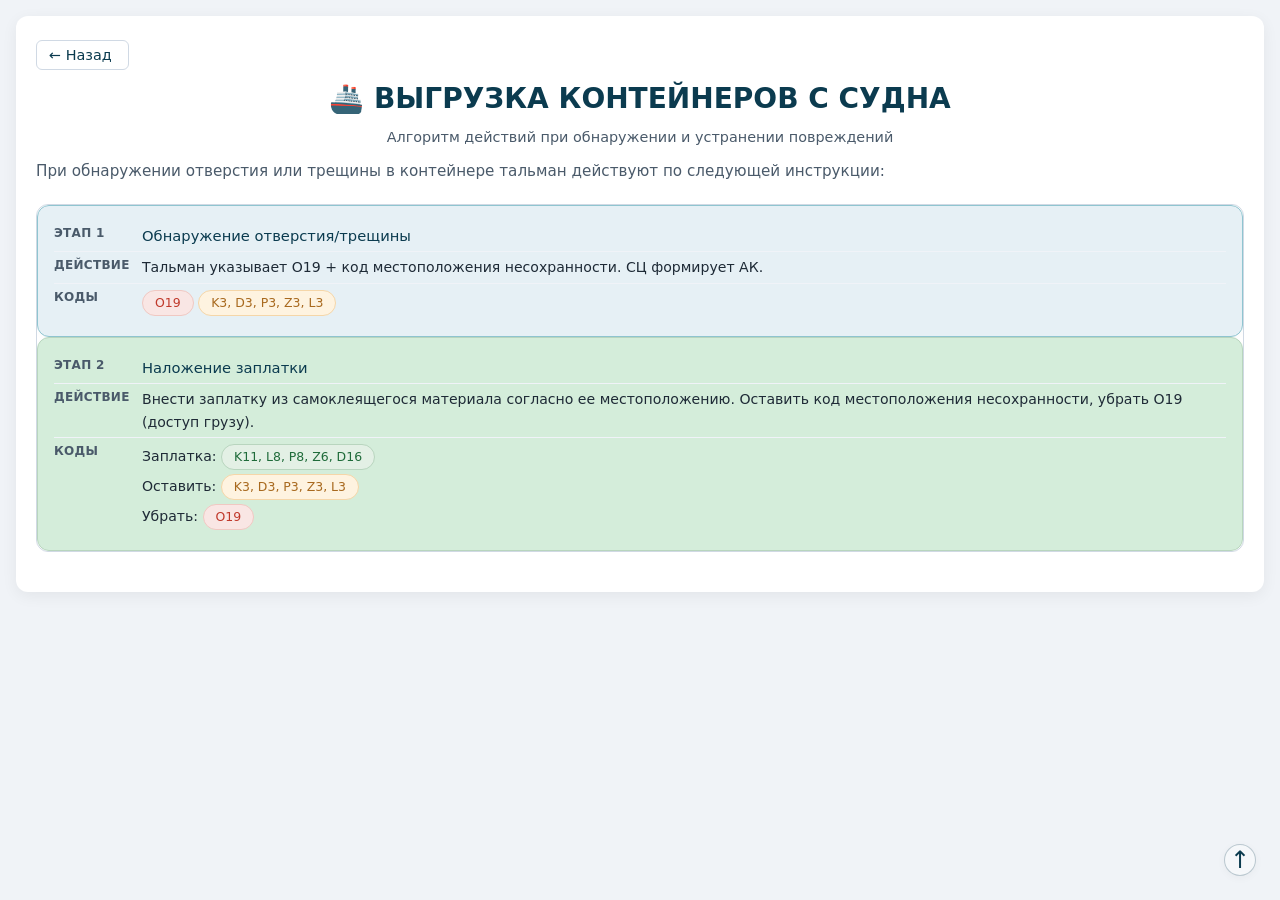
<file: arhiv/4.html>
<!DOCTYPE html>
<html lang="ru">
<head>
    <meta charset="UTF-8" />
    <meta name="viewport" content="width=device-width, initial-scale=1.0, maximum-scale=5.0" />
    <title>Выгрузка контейнеров — алгоритм при повреждениях</title>
    <style>
        :root {
            --primary: #0b3b4f;
            --primary-light: #1a5f7a;
            --primary-lighter: #e6f0f5;
            --accent: #c0392b;
            --accent-light: #f9e6e4;
            --bg: #f0f3f7;
            --card-bg: #ffffff;
            --text: #1e2a36;
            --text-muted: #4a5a6a;
            --border: #d0d9e4;
            --shadow: 0 4px 16px rgba(0, 0, 0, 0.06);
            --radius: 12px;
            --font: system-ui, -apple-system, 'Segoe UI', Roboto, 'Helvetica Neue', sans-serif;
        }

        * { box-sizing: border-box; margin: 0; padding: 0; }
        html { font-size: 16px; -webkit-text-size-adjust: 100%; }
        body {
            font-family: var(--font);
            background: var(--bg);
            color: var(--text);
            padding: 16px;
            line-height: 1.6;
            min-height: 100vh;
            display: flex;
            flex-direction: column;
            align-items: center;
        }
        .page {
            max-width: 1280px;
            width: 100%;
            background: var(--card-bg);
            border-radius: var(--radius);
            box-shadow: var(--shadow);
            padding: 24px 20px 32px;
            position: relative;
        }

        /* Верхняя панель */
        .top-bar {
            display: flex;
            justify-content: space-between;
            align-items: center;
            margin-bottom: 12px;
        }
        .top-bar .nav-button {
            display: inline-flex;
            align-items: center;
            gap: 6px;
            background: none;
            border: 1px solid var(--border);
            border-radius: 6px;
            padding: 6px 16px 6px 12px;
            cursor: pointer;
            font-size: 0.9rem;
            font-weight: 500;
            color: var(--primary);
            transition: background 0.2s, border-color 0.2s;
            text-decoration: none;
            font-family: var(--font);
        }
        .top-bar .nav-button:hover {
            background: var(--primary-lighter);
            border-color: var(--primary-light);
        }
        .top-bar .nav-button:active {
            background: #d0e0ea;
        }
        .top-bar .nav-button.close-btn {
            color: var(--accent);
        }
        .top-bar .nav-button.close-btn:hover {
            background: var(--accent-light);
            border-color: var(--accent);
        }

        h1 {
            font-size: 1.75rem;
            font-weight: 700;
            color: var(--primary);
            margin: 0 0 4px 0;
            line-height: 1.2;
            text-align: center;
        }
        
        h2 {
            font-size: 1.35rem;
            font-weight: 600;
            color: var(--primary);
            margin: 32px 0 12px 0;
            padding-bottom: 6px;
            border-bottom: 2px solid var(--border);
            display: flex;
            align-items: center;
            gap: 10px;
            flex-wrap: wrap;
        }
        
        h3 {
            font-size: 1.1rem;
            font-weight: 600;
            color: var(--primary-light);
            margin: 24px 0 10px 0;
        }
        
        .note-block {
            background: var(--primary-lighter);
            border-left: 4px solid var(--primary-light);
            padding: 12px 16px;
            border-radius: 0 var(--radius) var(--radius) 0;
            margin: 16px 0 20px 0;
            font-size: 0.92rem;
        }
        
        .alert-block {
            background: var(--accent-light);
            border-left: 4px solid var(--accent);
            padding: 14px 18px;
            border-radius: 0 var(--radius) var(--radius) 0;
            margin: 20px 0 8px 0;
            font-size: 0.92rem;
        }

        .table-wrap {
            overflow-x: auto;
            margin: 12px 0 8px 0;
            border-radius: var(--radius);
            border: 1px solid var(--border);
            background: #fff;
        }
        
        table {
            width: 100%;
            border-collapse: collapse;
            font-size: 0.88rem;
            min-width: 600px;
        }
        
        thead th {
            background: var(--primary);
            color: #fff;
            font-weight: 600;
            padding: 10px 12px;
            text-align: left;
            white-space: nowrap;
            font-size: 0.8rem;
            letter-spacing: 0.3px;
            text-transform: uppercase;
        }
        
        thead th:not(:last-child) {
            border-right: 1px solid rgba(255,255,255,0.15);
        }
        
        tbody td {
            padding: 10px 12px;
            border-bottom: 1px solid var(--border);
            vertical-align: top;
            background: #fff;
        }
        
        tbody tr:last-child td { border-bottom: none; }
        tbody tr:hover td { background: #f8faff; }

        tbody tr.row-yellow td { background-color: #ffebb8; }
        tbody tr.row-yellow:hover td { background-color: #ffebb8; }
        tbody tr.row-red td { background-color: #e6f0f5; }
        tbody tr.row-red:hover td { background-color: #e6f0f5; }

        .code-tag {
            display: inline-block;
            background: #eef3f9;
            padding: 2px 12px;
            border-radius: 20px;
            font-size: 0.78rem;
            font-weight: 500;
            color: var(--primary-light);
            border: 1px solid #d6e2ed;
            margin: 2px 0;
            white-space: nowrap;
        }
        .code-tag.warn {
            background: #fef3e0;
            border-color: #f5d6a8;
            color: #a8691e;
        }
        .code-tag.danger {
            background: var(--accent-light);
            border-color: #f0c8c2;
            color: var(--accent);
        }
        .code-tag.success {
            background: #e3f0e5;
            border-color: #b8d5be;
            color: #1f6b3a;
        }

        .mobile-cards {
            display: none;
            margin: 8px 0 12px 0;
            gap: 12px;
            flex-direction: column;
        }
        
        .mobile-card {
            background: #fff;
            border: 1px solid var(--border);
            border-radius: var(--radius);
            padding: 14px 16px;
            box-shadow: 0 2px 6px rgba(0,0,0,0.02);
        }
        .mobile-card .mc-row {
            display: flex;
            flex-wrap: wrap;
            padding: 4px 0;
            border-bottom: 1px solid #f0f3f8;
            gap: 4px 8px;
        }
        .mobile-card .mc-row:last-child { border-bottom: none; }
        .mobile-card .mc-label {
            font-weight: 600;
            font-size: 0.75rem;
            text-transform: uppercase;
            letter-spacing: 0.3px;
            color: var(--text-muted);
            min-width: 80px;
            flex-shrink: 0;
        }
        .mobile-card .mc-value {
            font-size: 0.88rem;
            color: var(--text);
            flex: 1;
        }
        .mobile-card .mc-value .code-tag { margin: 2px 0; }
        .mobile-card .mc-desc {
            font-weight: 500;
            color: var(--primary);
            font-size: 0.92rem;
        }
        .mobile-card.highlight-card {
            background-color: #d4edda;
            border-color: #b8d5be;
        }

        .divider {
            height: 1px;
            background: var(--border);
            margin: 28px 0 18px 0;
        }

        /* Адаптивность */
        @media (max-width: 820px) {
            .page { padding: 16px 12px 24px; }
            h1 { font-size: 1.45rem; }
            h2 { font-size: 1.15rem; }
            .table-wrap { display: none; }
            .mobile-cards { display: flex; }
            .top-bar .nav-button { font-size: 0.8rem; padding: 4px 12px 4px 10px; }
            .code-tag { white-space: normal; word-wrap: break-word; max-width: 100%; display: inline-block; }
        }
        
        @media (max-width: 480px) {
            body { padding: 8px; }
            .page { padding: 12px 8px 18px; border-radius: 8px; }
            h1 { font-size: 1.2rem; }
            h2 { font-size: 1rem; }
            .mobile-card { padding: 12px; }
            .mobile-card .mc-label { min-width: 70px; font-size: 0.65rem; }
            .mobile-card .mc-value { font-size: 0.82rem; }
            .top-bar .nav-button { font-size: 0.7rem; padding: 3px 8px; }
        }
        
        @media (min-width: 821px) {
            .mobile-cards { display: none !important; }
            .table-wrap { display: block !important; }
        }
        
        @media print {
            body { background: #fff; padding: 0.2in; }
            .page { box-shadow: none; padding: 0; border-radius: 0; }
            .table-wrap { border: 1px solid #ccc; }
            .mobile-cards { display: none !important; }
            .table-wrap { display: block !important; }
            .top-bar { display: none !important; }
        }
		
		
        /* ---- Кнопка "Наверх" (прозрачная, справа внизу) ---- */
        #scrollTopBtn {
            position: fixed;
            bottom: 24px;
            right: 24px;
            width: 32px;
            height: 32px;
            border-radius: 50%;
            background: rgba(255, 255, 255, 0.35);
            /* полупрозрачный фон, как просили "прозрачного цвета" */
            backdrop-filter: blur(2px);
            border: 1px solid rgba(11, 59, 79, 0.25);
            color: var(--primary);
            font-size: 24px;
            line-height: 1;
            cursor: pointer;
            box-shadow: 0 2px 8px rgba(0, 0, 0, 0.04);
            transition: background 0.25s, box-shadow 0.25s, transform 0.2s;
            display: flex;
            align-items: center;
            justify-content: center;
            font-family: var(--font);
            z-index: 999;
            user-select: none;
        }

        #scrollTopBtn:hover {
            background: rgba(255, 255, 255, 0.7);
            border-color: var(--primary-light);
            box-shadow: 0 4px 16px rgba(0, 0, 0, 0.08);
            transform: scale(1.05);
        }

        #scrollTopBtn:active {
            transform: scale(0.92);
            background: rgba(230, 240, 245, 0.8);
        }

        @media (max-width: 480px) {
            .page {
                padding: 12px 8px 18px;
            }
            h1 {
                font-size: 1.2rem;
            }
            h2 {
                font-size: 1.0rem;
            }
            .card-grid {
                grid-template-columns: 1fr;
            }
            .card-item {
                padding: 14px;
            }
            #scrollTopBtn {
                width: 38px;
                height: 38px;
                font-size: 20px;
                bottom: 16px;
                right: 16px;
            }
        }

        @media print {
            body {
                background: #fff;
                padding: 0.2in;
            }
            .page {
                box-shadow: none;
                padding: 0;
                border-radius: 0;
            }
            .top-bar {
                display: none !important;
            }
            .card-item {
                border: 1px solid #ccc;
            }
            #scrollTopBtn {
                display: none !important;
            }
        }
		
		
    </style>
</head>
<body>

<div class="page">

    <!-- Кнопки навигации -->
    <div class="top-bar">
        <button class="nav-button" onclick="history.back()" title="Вернуться на предыдущую страницу">← Назад</button>       
    </div>

    <center><h1>🚢 ВЫГРУЗКА КОНТЕЙНЕРОВ С СУДНА<br /><span style="font-size: 0.9rem; font-weight: 400; color: var(--text-muted);">Алгоритм действий при обнаружении и устранении повреждений</span></h1></center>

    <p style="margin: 10px 0 20px 0; font-size: 0.95rem; color: var(--text-muted);">
        При обнаружении отверстия или трещины в контейнере тальман действуют по следующей инструкции:
    </p>

    <!-- Десктопная версия (таблица) -->
    <div class="table-wrap">        
        <div class="mobile-card highlight-card" style="background-color: #e6f0f5; border-color: #8fc5d0;">
            <div class="mc-row"><span class="mc-label">Этап 1</span><span class="mc-value mc-desc">Обнаружение отверстия/трещины</span></div>
            <div class="mc-row"><span class="mc-label">Действие</span><span class="mc-value">Тальман указывает O19 + код местоположения несохранности. СЦ формирует АК.</span></div>
            <div class="mc-row"><span class="mc-label">Коды</span><span class="mc-value"><span class="code-tag danger">O19</span> <span class="code-tag warn">K3, D3, P3, Z3, L3</span></span></div>
        </div>

        <div class="mobile-card highlight-card">
            <div class="mc-row"><span class="mc-label">Этап 2</span><span class="mc-value mc-desc">Наложение заплатки</span></div>
            <div class="mc-row"><span class="mc-label">Действие</span><span class="mc-value">Внести заплатку из самоклеящегося материала согласно ее местоположению. Оставить код местоположения несохранности, убрать O19 (доступ грузу).</span></div>
            <div class="mc-row"><span class="mc-label">Коды</span><span class="mc-value">
                Заплатка: <span class="code-tag success">K11, L8, P8, Z6, D16</span><br>
                Оставить: <span class="code-tag warn">K3, D3, P3, Z3, L3</span><br>
                Убрать: <span class="code-tag danger">O19</span>
            </span></div>
        </div>
    </div>
    

    <!-- Мобильная версия (карточки) -->
    <div class="mobile-cards">
        <div class="mobile-card highlight-card" style="background-color: #e6f0f5; border-color: #8fc5d0;">
            <div class="mc-row"><span class="mc-label">Этап 1</span><span class="mc-value mc-desc">Обнаружение отверстия/трещины</span></div>
            <div class="mc-row"><span class="mc-label">Действие</span><span class="mc-value">Тальман указывает O19 + код местоположения несохранности. СЦ формирует АК.</span></div>
            <div class="mc-row"><span class="mc-label">Коды</span><span class="mc-value"><span class="code-tag danger">O19</span> <span class="code-tag warn">K3, D3, P3, Z3, L3</span></span></div>
        </div>

        <div class="mobile-card highlight-card">
            <div class="mc-row"><span class="mc-label">Этап 2</span><span class="mc-value mc-desc">Наложение заплатки</span></div>
            <div class="mc-row"><span class="mc-label">Действие</span><span class="mc-value">Внести заплатку из самоклеящегося материала согласно ее местоположению. Оставить код местоположения несохранности, убрать O19 (доступ грузу).</span></div>
            <div class="mc-row"><span class="mc-label">Коды</span><span class="mc-value">
                Заплатка: <span class="code-tag success">K11, L8, P8, Z6, D16</span><br>
                Оставить: <span class="code-tag warn">K3, D3, P3, Z3, L3</span><br>
                Убрать: <span class="code-tag danger">O19</span>
            </span></div>
        </div>
    </div>

   

</div>
<!-- /.page -->



    <!-- ===== КНОПКА "НАВЕРХ" (прозрачная, справа внизу) ===== -->
    <button id="scrollTopBtn" aria-label="Прокрутить вверх" title="Наверх">↑</button>

    <script>
        (function() {
            const btn = document.getElementById('scrollTopBtn');

            // Плавная прокрутка к началу страницы
            btn.addEventListener('click', function(e) {
                e.preventDefault();
                window.scrollTo({
                    top: 0,
                    behavior: 'smooth'
                });
            });

            // (Опционально) кнопка может появляться/исчезать при скролле,
            // но по заданию просто всегда видна, поэтому ничего не добавляем.
        })();
    </script>

</body>
</html>
</file>
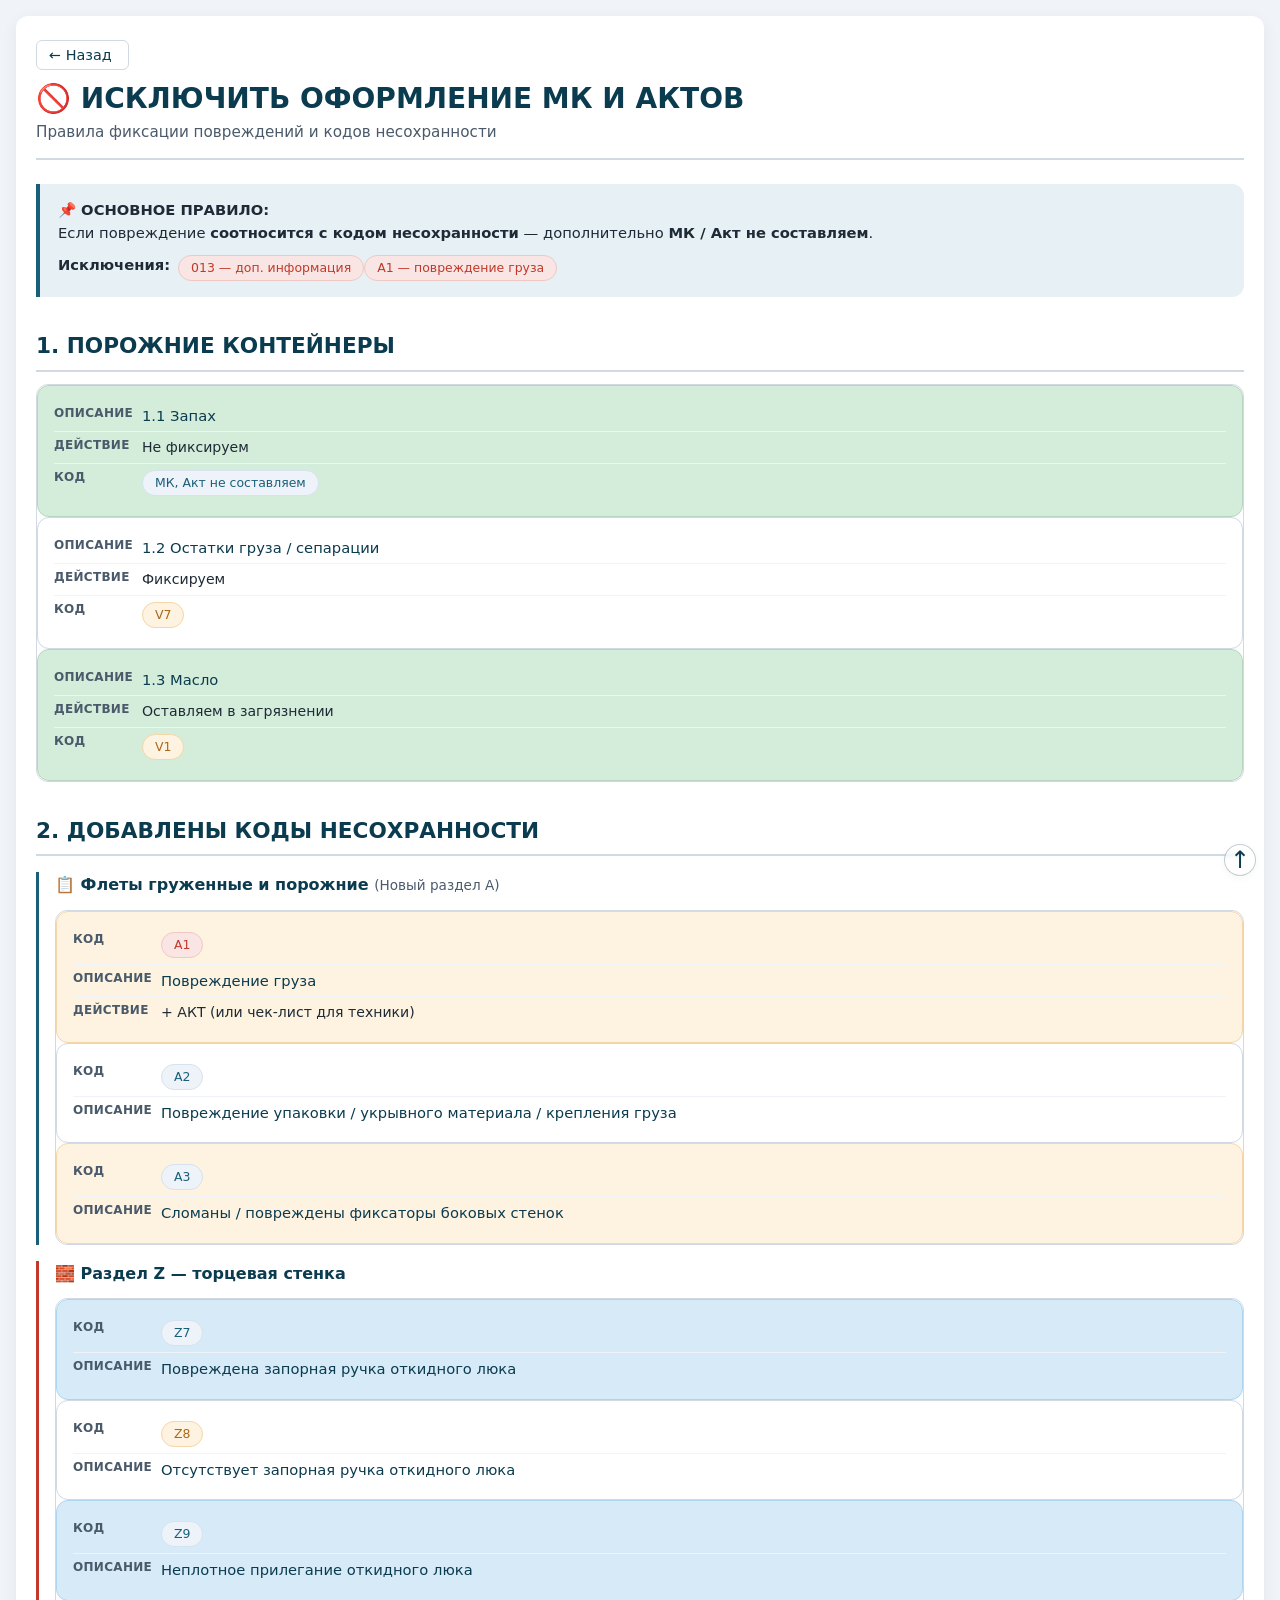
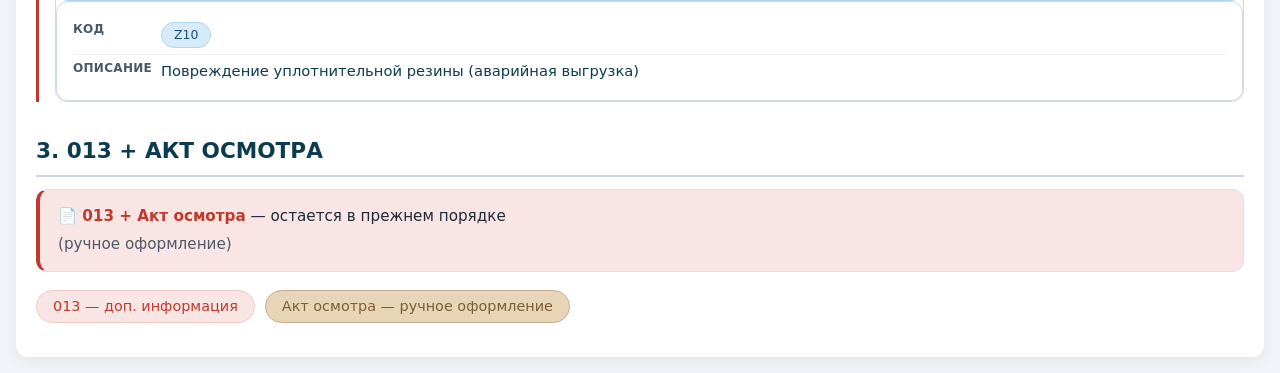
<file: arhiv/5.html>
<!DOCTYPE html>
<html lang="ru">
<head>
    <meta charset="UTF-8" />
    <meta name="viewport" content="width=device-width, initial-scale=1.0, maximum-scale=5.0" />
    <title>Исключить оформление МК и Актов</title>
    <style>
        :root {
            --primary: #0b3b4f;
            --primary-light: #1a5f7a;
            --primary-lighter: #e6f0f5;
            --accent: #c0392b;
            --accent-light: #f9e6e4;
            --bg: #f0f3f7;
            --card-bg: #ffffff;
            --text: #1e2a36;
            --text-muted: #4a5a6a;
            --border: #d0d9e4;
            --shadow: 0 4px 16px rgba(0, 0, 0, 0.06);
            --radius: 12px;
            --font: system-ui, -apple-system, 'Segoe UI', Roboto, 'Helvetica Neue', sans-serif;
        }

        * {
            box-sizing: border-box;
            margin: 0;
            padding: 0;
        }
        html {
            font-size: 16px;
            -webkit-text-size-adjust: 100%;
        }
        body {
            font-family: var(--font);
            background: var(--bg);
            color: var(--text);
            padding: 16px;
            line-height: 1.6;
            min-height: 100vh;
            display: flex;
            flex-direction: column;
            align-items: center;
        }
        .page {
            max-width: 1280px;
            width: 100%;
            background: var(--card-bg);
            border-radius: var(--radius);
            box-shadow: var(--shadow);
            padding: 24px 20px 32px;
            position: relative;
        }

        /* ===== Верхняя панель с кнопками ===== */
        .top-bar {
            display: flex;
            justify-content: space-between;
            align-items: center;
            margin-bottom: 12px;
        }
        .top-bar .nav-button {
            display: inline-flex;
            align-items: center;
            gap: 6px;
            background: none;
            border: 1px solid var(--border);
            border-radius: 6px;
            padding: 6px 16px 6px 12px;
            cursor: pointer;
            font-size: 0.9rem;
            font-weight: 500;
            color: var(--primary);
            transition: background 0.2s, border-color 0.2s;
            text-decoration: none;
            font-family: var(--font);
        }
        .top-bar .nav-button:hover {
            background: var(--primary-lighter);
            border-color: var(--primary-light);
        }
        .top-bar .nav-button:active {
            background: #d0e0ea;
        }
        .top-bar .nav-button.close-btn {
            color: var(--accent);
        }
        .top-bar .nav-button.close-btn:hover {
            background: var(--accent-light);
            border-color: var(--accent);
        }

        h1 {
            font-size: 1.75rem;
            font-weight: 700;
            color: var(--primary);
            margin: 0 0 4px 0;
            line-height: 1.2;
        }
        .subhead {
            font-size: 0.95rem;
            color: var(--text-muted);
            border-bottom: 2px solid var(--border);
            padding-bottom: 14px;
            margin-bottom: 24px;
            display: flex;
            flex-wrap: wrap;
            justify-content: space-between;
            align-items: center;
            gap: 8px;
        }
        .subhead small {
            font-size: 0.8rem;
            background: var(--primary-lighter);
            padding: 4px 14px;
            border-radius: 20px;
            color: var(--primary-light);
            font-weight: 500;
        }
        h2 {
            font-size: 1.35rem;
            font-weight: 600;
            color: var(--primary);
            margin: 32px 0 12px 0;
            padding-bottom: 6px;
            border-bottom: 2px solid var(--border);
            display: flex;
            align-items: center;
            gap: 10px;
            flex-wrap: wrap;
        }
        h2 .badge {
            font-size: 0.7rem;
            font-weight: 500;
            background: var(--primary);
            color: #fff;
            padding: 2px 14px;
            border-radius: 30px;
            letter-spacing: 0.3px;
        }
        h3 {
            font-size: 1.1rem;
            font-weight: 600;
            color: var(--primary-light);
            margin: 24px 0 10px 0;
        }
        .note-block {
            background: var(--primary-lighter);
            border-left: 4px solid var(--primary-light);
            padding: 12px 16px;
            border-radius: 0 var(--radius) var(--radius) 0;
            margin: 16px 0 20px 0;
            font-size: 0.92rem;
        }
        .alert-block {
            background: var(--accent-light);
            border-left: 4px solid var(--accent);
            padding: 14px 18px;
            border-radius: 0 var(--radius) var(--radius) 0;
            margin: 20px 0 8px 0;
            font-size: 0.92rem;
        }
        .table-wrap {
            overflow-x: auto;
            margin: 12px 0 8px 0;
            border-radius: var(--radius);
            border: 1px solid var(--border);
            background: #fff;
        }
        table {
            width: 100%;
            border-collapse: collapse;
            font-size: 0.88rem;
            min-width: 600px;
        }
        thead th {
            background: var(--primary);
            color: #fff;
            font-weight: 600;
            padding: 10px 12px;
            text-align: left;
            white-space: nowrap;
            font-size: 0.8rem;
            letter-spacing: 0.3px;
            text-transform: uppercase;
        }
        thead th:not(:last-child) {
            border-right: 1px solid rgba(255, 255, 255, 0.15);
        }
        tbody td {
            padding: 10px 12px;
            border-bottom: 1px solid var(--border);
            vertical-align: top;
            background: #fff;
        }
        tbody tr:last-child td {
            border-bottom: none;
        }
        tbody tr:hover td {
            background: #f8faff;
        }

        /* Выделение строк */
        tbody tr.row-yellow td {
            background-color: #ffebb8;
        }
        tbody tr.row-yellow:hover td {
            background-color: #ffebb8;
        }
        tbody tr.row-red td {
            background-color: #AFEEEE;
        }
        tbody tr.row-red:hover td {
            background-color: #AFEEEE;
        }

        .code-tag {
            display: inline-block;
            background: #eef3f9;
            padding: 2px 12px;
            border-radius: 20px;
            font-size: 0.78rem;
            font-weight: 500;
            color: var(--primary-light);
            border: 1px solid #d6e2ed;
            margin: 2px 0;
            white-space: nowrap;
        }
        .code-tag.warn {
            background: #fef3e0;
            border-color: #f5d6a8;
            color: #a8691e;
        }
        .code-tag.danger {
            background: var(--accent-light);
            border-color: #f0c8c2;
            color: var(--accent);
        }
        .code-tag.success {
            background: #e3f0e5;
            border-color: #b8d5be;
            color: #1f6b3a;
        }
        .code-tag.info {
            background: #d6eaf8;
            border-color: #aed6f1;
            color: #1a5276;
        }

        /* Мобильные карточки (скрыты на десктопе) */
        .mobile-cards {
            display: none;
            margin: 8px 0 12px 0;
            gap: 12px;
            flex-direction: column;
        }
        .mobile-card {
            background: #fff;
            border: 1px solid var(--border);
            border-radius: var(--radius);
            padding: 14px 16px;
            box-shadow: 0 2px 6px rgba(0, 0, 0, 0.02);
        }
        .mobile-card .mc-row {
            display: flex;
            flex-wrap: wrap;
            padding: 4px 0;
            border-bottom: 1px solid #f0f3f8;
            gap: 4px 8px;
        }
        .mobile-card .mc-row:last-child {
            border-bottom: none;
        }
        .mobile-card .mc-label {
            font-weight: 600;
            font-size: 0.75rem;
            text-transform: uppercase;
            letter-spacing: 0.3px;
            color: var(--text-muted);
            min-width: 80px;
            flex-shrink: 0;
        }
        .mobile-card .mc-value {
            font-size: 0.88rem;
            color: var(--text);
            flex: 1;
        }
        .mobile-card .mc-value .code-tag {
            margin: 2px 0;
        }
        .mobile-card .mc-desc {
            font-weight: 500;
            color: var(--primary);
            font-size: 0.92rem;
        }

        .mobile-card.highlight-card {
            background-color: #d4edda;
            border-color: #b8d5be;
        }
        .mobile-card.warn-card {
            background-color: #fef3e0;
            border-color: #f5d6a8;
        }
        .mobile-card.danger-card {
            background-color: var(--accent-light);
            border-color: #f0c8c2;
        }
        .mobile-card.info-card {
            background-color: #d6eaf8;
            border-color: #aed6f1;
        }

        .checklist {
            list-style: none;
            padding: 0;
            margin: 12px 0 16px 0;
            display: flex;
            flex-direction: column;
            gap: 6px;
        }
        .checklist li {
            padding: 8px 14px 8px 36px;
            background: #f9fafc;
            border-radius: 8px;
            position: relative;
            border: 1px solid #edf0f5;
            font-size: 0.9rem;
        }
        .checklist li::before {
            content: "•";
            position: absolute;
            left: 14px;
            top: 8px;
            color: var(--primary-light);
            font-size: 1.2rem;
            font-weight: 700;
        }
        .checklist li .muted {
            color: var(--text-muted);
            font-size: 0.85rem;
        }
        .checklist li .highlight {
            background: #fef9e7;
            padding: 0 6px;
            border-radius: 4px;
            font-weight: 500;
        }

        .divider {
            height: 1px;
            background: var(--border);
            margin: 28px 0 18px 0;
        }
        .text-muted {
            color: var(--text-muted);
        }
        .text-sm {
            font-size: 0.85rem;
        }
        .section-intro {
            background: var(--primary-lighter);
            padding: 14px 18px;
            border-radius: var(--radius);
            margin: 8px 0 16px 0;
            font-size: 0.95rem;
            border: 1px solid #d6e2ed;
        }
        .section-intro strong {
            color: var(--primary);
        }
        .exception-list {
            display: flex;
            flex-wrap: wrap;
            gap: 8px 16px;
            margin: 6px 0 0 0;
            padding: 0;
            list-style: none;
        }
        .exception-list li {
            display: inline-flex;
            align-items: center;
            gap: 4px;
            font-size: 0.9rem;
        }

        @media (max-width: 820px) {
            .page {
                padding: 16px 12px 24px;
            }
            h1 {
                font-size: 1.45rem;
            }
            h2 {
                font-size: 1.15rem;
            }
            h3 {
                font-size: 1rem;
            }
            .table-wrap {
                display: none;
            }
            .mobile-cards {
                display: flex;
            }
            .subhead {
                flex-direction: column;
                align-items: flex-start;
            }
            .subhead small {
                font-size: 0.7rem;
            }
            .top-bar .nav-button {
                font-size: 0.8rem;
                padding: 4px 12px 4px 10px;
            }
        }
        @media (max-width: 480px) {
            body {
                padding: 8px;
            }
            .page {
                padding: 12px 8px 18px;
                border-radius: 8px;
            }
            h1 {
                font-size: 1.2rem;
            }
            h2 {
                font-size: 1rem;
            }
            .mobile-card {
                padding: 12px;
            }
            .mobile-card .mc-label {
                min-width: 70px;
                font-size: 0.65rem;
            }
            .mobile-card .mc-value {
                font-size: 0.82rem;
            }
            .checklist li {
                font-size: 0.82rem;
                padding: 6px 10px 6px 30px;
            }
            .top-bar .nav-button {
                font-size: 0.7rem;
                padding: 3px 8px;
            }
            .section-intro {
                font-size: 0.85rem;
                padding: 10px 12px;
            }
        }
        @media (min-width: 821px) {
            .mobile-cards {
                display: none !important;
            }
            .table-wrap {
                display: block !important;
            }
        }
        @media print {
            body {
                background: #fff;
                padding: 0.2in;
            }
            .page {
                box-shadow: none;
                padding: 0;
                border-radius: 0;
            }
            .table-wrap {
                border: 1px solid #ccc;
            }
            thead th {
                background: #1a3a4a !important;
                color: #fff !important;
                -webkit-print-color-adjust: exact;
                print-color-adjust: exact;
            }
            tbody tr:hover td {
                background: #fff !important;
            }
            .mobile-cards {
                display: none !important;
            }
            .table-wrap {
                display: block !important;
            }
            .top-bar {
                display: none !important;
            }
        }

        @media (max-width: 820px) {
            .code-tag {
                white-space: normal;
                word-wrap: break-word;
                max-width: 100%;
                display: inline-block;
            }
        }

        /* Дополнительные стили для секций */
        .sub-section {
            margin: 16px 0 8px 0;
            padding: 0 0 0 8px;
            border-left: 3px solid var(--primary-light);
        }
        .sub-section h4 {
            font-size: 1rem;
            font-weight: 600;
            color: var(--primary);
            margin: 0 0 6px 8px;
        }
        .sub-section .table-wrap {
            margin-left: 8px;
        }
		
		
		
        /* ---- Кнопка "Наверх" (прозрачная, справа внизу) ---- */
        #scrollTopBtn {
            position: fixed;
            bottom: 24px;
            right: 24px;
            width: 32px;
            height: 32px;
            border-radius: 50%;
            background: rgba(255, 255, 255, 0.35);
            /* полупрозрачный фон, как просили "прозрачного цвета" */
            backdrop-filter: blur(2px);
            border: 1px solid rgba(11, 59, 79, 0.25);
            color: var(--primary);
            font-size: 24px;
            line-height: 1;
            cursor: pointer;
            box-shadow: 0 2px 8px rgba(0, 0, 0, 0.04);
            transition: background 0.25s, box-shadow 0.25s, transform 0.2s;
            display: flex;
            align-items: center;
            justify-content: center;
            font-family: var(--font);
            z-index: 999;
            user-select: none;
        }

        #scrollTopBtn:hover {
            background: rgba(255, 255, 255, 0.7);
            border-color: var(--primary-light);
            box-shadow: 0 4px 16px rgba(0, 0, 0, 0.08);
            transform: scale(1.05);
        }

        #scrollTopBtn:active {
            transform: scale(0.92);
            background: rgba(230, 240, 245, 0.8);
        }

        @media (max-width: 480px) {
            .page {
                padding: 12px 8px 18px;
            }
            h1 {
                font-size: 1.2rem;
            }
            h2 {
                font-size: 1.0rem;
            }
            .card-grid {
                grid-template-columns: 1fr;
            }
            .card-item {
                padding: 14px;
            }
            #scrollTopBtn {
                width: 38px;
                height: 38px;
                font-size: 20px;
                bottom: 16px;
                right: 16px;
            }
        }

        @media print {
            body {
                background: #fff;
                padding: 0.2in;
            }
            .page {
                box-shadow: none;
                padding: 0;
                border-radius: 0;
            }
            .top-bar {
                display: none !important;
            }
            .card-item {
                border: 1px solid #ccc;
            }
            #scrollTopBtn {
                display: none !important;
            }
        }
		
    </style>
</head>
<body>

    <div class="page">

        <!-- ===== Панель с кнопками ===== -->
        <div class="top-bar">
            <button class="nav-button" onclick="history.back()" title="Вернуться на предыдущую страницу">
                ← Назад
            </button>
            
        </div>

        <!-- ===== Заголовок ===== -->
        <h1>🚫 ИСКЛЮЧИТЬ ОФОРМЛЕНИЕ МК И АКТОВ</h1>
        <div class="subhead">
            <span>Правила фиксации повреждений и кодов несохранности</span>
            
        </div>

        <!-- ===== Главное правило ===== -->
        <div class="alert-block" style="border-left-color:var(--primary-light);background:var(--primary-lighter);">
            <strong>📌 ОСНОВНОЕ ПРАВИЛО:</strong><br />
            Если повреждение <strong>соотносится с кодом несохранности</strong> — дополнительно <strong>МК / Акт не составляем</strong>.
            <div style="margin-top:8px;display:flex;flex-wrap:wrap;gap:6px 0;">
                <span style="font-weight:600;">Исключения:</span>
                <span class="code-tag danger" style="margin-left:8px;">013 — доп. информация</span>
                <span class="code-tag danger">A1 — повреждение груза</span>
            </div>
        </div>

        <!-- ===== Раздел 1: Порожние контейнеры ===== -->
        <h2>1. ПОРОЖНИЕ КОНТЕЙНЕРЫ</h2>

        <div>
            <!-- Desktop Table -->
            <div class="table-wrap">
               <div class="mobile-card highlight-card">
                    <div class="mc-row"><span class="mc-label">Описание</span><span class="mc-value mc-desc">1.1 Запах</span></div>
                    <div class="mc-row"><span class="mc-label">Действие</span><span class="mc-value">Не фиксируем</span></div>
                    <div class="mc-row"><span class="mc-label">Код</span><span class="mc-value"><span class="code-tag">МК, Акт не составляем</span></span></div>
                </div>
                <div class="mobile-card ">
                    <div class="mc-row"><span class="mc-label">Описание</span><span class="mc-value mc-desc">1.2 Остатки груза / сепарации</span></div>
                    <div class="mc-row"><span class="mc-label">Действие</span><span class="mc-value">Фиксируем</span></div>
                    <div class="mc-row"><span class="mc-label">Код</span><span class="mc-value"><span class="code-tag warn">V7</span></span></div>
                </div>
                <div class="mobile-card highlight-card">
                    <div class="mc-row"><span class="mc-label">Описание</span><span class="mc-value mc-desc">1.3 Масло</span></div>
                    <div class="mc-row"><span class="mc-label">Действие</span><span class="mc-value">Оставляем в загрязнении</span></div>
                    <div class="mc-row"><span class="mc-label">Код</span><span class="mc-value"><span class="code-tag warn">V1</span></span></div>
                </div>
            </div>

            <!-- Mobile Cards -->
            <div class="mobile-cards">
                <div class="mobile-card highlight-card">
                    <div class="mc-row"><span class="mc-label">Описание</span><span class="mc-value mc-desc">1.1 Запах</span></div>
                    <div class="mc-row"><span class="mc-label">Действие</span><span class="mc-value">Не фиксируем</span></div>
                    <div class="mc-row"><span class="mc-label">Код</span><span class="mc-value"><span class="code-tag">МК, Акт не составляем</span></span></div>
                </div>
                <div class="mobile-card ">
                    <div class="mc-row"><span class="mc-label">Описание</span><span class="mc-value mc-desc">1.2 Остатки груза / сепарации</span></div>
                    <div class="mc-row"><span class="mc-label">Действие</span><span class="mc-value">Фиксируем</span></div>
                    <div class="mc-row"><span class="mc-label">Код</span><span class="mc-value"><span class="code-tag warn">V7</span></span></div>
                </div>
                <div class="mobile-card highlight-card">
                    <div class="mc-row"><span class="mc-label">Описание</span><span class="mc-value mc-desc">1.3 Масло</span></div>
                    <div class="mc-row"><span class="mc-label">Действие</span><span class="mc-value">Оставляем в загрязнении</span></div>
                    <div class="mc-row"><span class="mc-label">Код</span><span class="mc-value"><span class="code-tag warn">V1</span></span></div>
                </div>
            </div>
        </div>

        <!-- ===== Раздел 2: Добавленные коды несохранности ===== -->
        <h2>2. ДОБАВЛЕНЫ КОДЫ НЕСОХРАННОСТИ</h2>

        <!-- === Подраздел A: Флеты === -->
        <div class="sub-section">
            <h4>📋 Флеты груженные и порожние <span style="font-weight:400;font-size:0.85rem;color:var(--text-muted);">(Новый раздел A)</span></h4>

            <div>
                <!-- Desktop Table -->
                <div class="table-wrap">
                   <div class="mobile-card warn-card">
                        <div class="mc-row"><span class="mc-label">Код</span><span class="mc-value"><span class="code-tag danger">A1</span></span></div>
                        <div class="mc-row"><span class="mc-label">Описание</span><span class="mc-value mc-desc">Повреждение груза</span></div>
                        <div class="mc-row"><span class="mc-label">Действие</span><span class="mc-value">+ АКТ (или чек-лист для техники)</span></div>
                    </div>
                    <div class="mobile-card ">
                        <div class="mc-row"><span class="mc-label">Код</span><span class="mc-value"><span class="code-tag">A2</span></span></div>
                        <div class="mc-row"><span class="mc-label">Описание</span><span class="mc-value mc-desc">Повреждение упаковки / укрывного материала / крепления груза</span></div>
                    </div>
                    <div class="mobile-card warn-card">
                        <div class="mc-row"><span class="mc-label">Код</span><span class="mc-value"><span class="code-tag">A3</span></span></div>
                        <div class="mc-row"><span class="mc-label">Описание</span><span class="mc-value mc-desc">Сломаны / повреждены фиксаторы боковых стенок</span></div>
                    </div>
                </div>

                <!-- Mobile Cards -->
                <div class="mobile-cards">
                    <div class="mobile-card warn-card">
                        <div class="mc-row"><span class="mc-label">Код</span><span class="mc-value"><span class="code-tag danger">A1</span></span></div>
                        <div class="mc-row"><span class="mc-label">Описание</span><span class="mc-value mc-desc">Повреждение груза</span></div>
                        <div class="mc-row"><span class="mc-label">Действие</span><span class="mc-value">+ АКТ (или чек-лист для техники)</span></div>
                    </div>
                    <div class="mobile-card ">
                        <div class="mc-row"><span class="mc-label">Код</span><span class="mc-value"><span class="code-tag">A2</span></span></div>
                        <div class="mc-row"><span class="mc-label">Описание</span><span class="mc-value mc-desc">Повреждение упаковки / укрывного материала / крепления груза</span></div>
                    </div>
                    <div class="mobile-card warn-card">
                        <div class="mc-row"><span class="mc-label">Код</span><span class="mc-value"><span class="code-tag">A3</span></span></div>
                        <div class="mc-row"><span class="mc-label">Описание</span><span class="mc-value mc-desc">Сломаны / повреждены фиксаторы боковых стенок</span></div>
                    </div>
                </div>
            </div>
        </div>

        <!-- === Подраздел Z: Торцевая стенка === -->
        <div class="sub-section" style="border-left-color:var(--accent);">
            <h4>🧱 Раздел Z — торцевая стенка</h4>

            <div>
                <!-- Desktop Table -->
                <div class="table-wrap">
                     <div class="mobile-card info-card">
                        <div class="mc-row"><span class="mc-label">Код</span><span class="mc-value"><span class="code-tag">Z7</span></span></div>
                        <div class="mc-row"><span class="mc-label">Описание</span><span class="mc-value mc-desc">Повреждена запорная ручка откидного люка</span></div>
                    </div>
                    <div class="mobile-card ">
                        <div class="mc-row"><span class="mc-label">Код</span><span class="mc-value"><span class="code-tag warn">Z8</span></span></div>
                        <div class="mc-row"><span class="mc-label">Описание</span><span class="mc-value mc-desc">Отсутствует запорная ручка откидного люка</span></div>
                    </div>
                    <div class="mobile-card info-card">
                        <div class="mc-row"><span class="mc-label">Код</span><span class="mc-value"><span class="code-tag">Z9</span></span></div>
                        <div class="mc-row"><span class="mc-label">Описание</span><span class="mc-value mc-desc">Неплотное прилегание откидного люка</span></div>
                    </div>
                    <div class="mobile-card ">
                        <div class="mc-row"><span class="mc-label">Код</span><span class="mc-value"><span class="code-tag info">Z10</span></span></div>
                        <div class="mc-row"><span class="mc-label">Описание</span><span class="mc-value mc-desc">Повреждение уплотнительной резины (аварийная выгрузка)</span></div>
                    </div>
                </div>

                <!-- Mobile Cards -->
                <div class="mobile-cards">
                    <div class="mobile-card info-card">
                        <div class="mc-row"><span class="mc-label">Код</span><span class="mc-value"><span class="code-tag">Z7</span></span></div>
                        <div class="mc-row"><span class="mc-label">Описание</span><span class="mc-value mc-desc">Повреждена запорная ручка откидного люка</span></div>
                    </div>
                    <div class="mobile-card ">
                        <div class="mc-row"><span class="mc-label">Код</span><span class="mc-value"><span class="code-tag warn">Z8</span></span></div>
                        <div class="mc-row"><span class="mc-label">Описание</span><span class="mc-value mc-desc">Отсутствует запорная ручка откидного люка</span></div>
                    </div>
                    <div class="mobile-card info-card">
                        <div class="mc-row"><span class="mc-label">Код</span><span class="mc-value"><span class="code-tag">Z9</span></span></div>
                        <div class="mc-row"><span class="mc-label">Описание</span><span class="mc-value mc-desc">Неплотное прилегание откидного люка</span></div>
                    </div>
                    <div class="mobile-card ">
                        <div class="mc-row"><span class="mc-label">Код</span><span class="mc-value"><span class="code-tag info">Z10</span></span></div>
                        <div class="mc-row"><span class="mc-label">Описание</span><span class="mc-value mc-desc">Повреждение уплотнительной резины (аварийная выгрузка)</span></div>
                    </div>
                </div>
            </div>
        </div>

        <!-- ===== Раздел 3: 013 + Акт осмотра ===== -->
        <h2>3. 013 + АКТ ОСМОТРА</h2>

        <div class="section-intro" style="border-left:4px solid var(--accent);background:var(--accent-light);">
            <strong style="color:var(--accent);">📄 013 + Акт осмотра</strong> — остается в прежнем порядке
            <span style="display:block;margin-top:4px;font-weight:400;color:var(--text-muted);">
                (ручное оформление)
            </span>
        </div>

        <div style="display:flex;flex-wrap:wrap;gap:10px;margin:8px 0 0 0;">
            <span class="code-tag danger" style="font-size:0.9rem;padding:4px 16px;">013 — доп. информация</span>
            <span class="code-tag" style="font-size:0.9rem;padding:4px 16px;background:#e8d5b7;border-color:#c9ad8a;color:#7a5d3a;">Акт осмотра — ручное оформление</span>
        </div>

      

    </div>
    <!-- /.page -->
	
	 <!-- ===== КНОПКА "НАВЕРХ" (прозрачная, справа внизу) ===== -->
    <button id="scrollTopBtn" aria-label="Прокрутить вверх" title="Наверх">↑</button>

    <script>
        (function() {
            const btn = document.getElementById('scrollTopBtn');

            // Плавная прокрутка к началу страницы
            btn.addEventListener('click', function(e) {
                e.preventDefault();
                window.scrollTo({
                    top: 0,
                    behavior: 'smooth'
                });
            });

            // (Опционально) кнопка может появляться/исчезать при скролле,
            // но по заданию просто всегда видна, поэтому ничего не добавляем.
        })();
    </script>

</body>
</html>
</file>
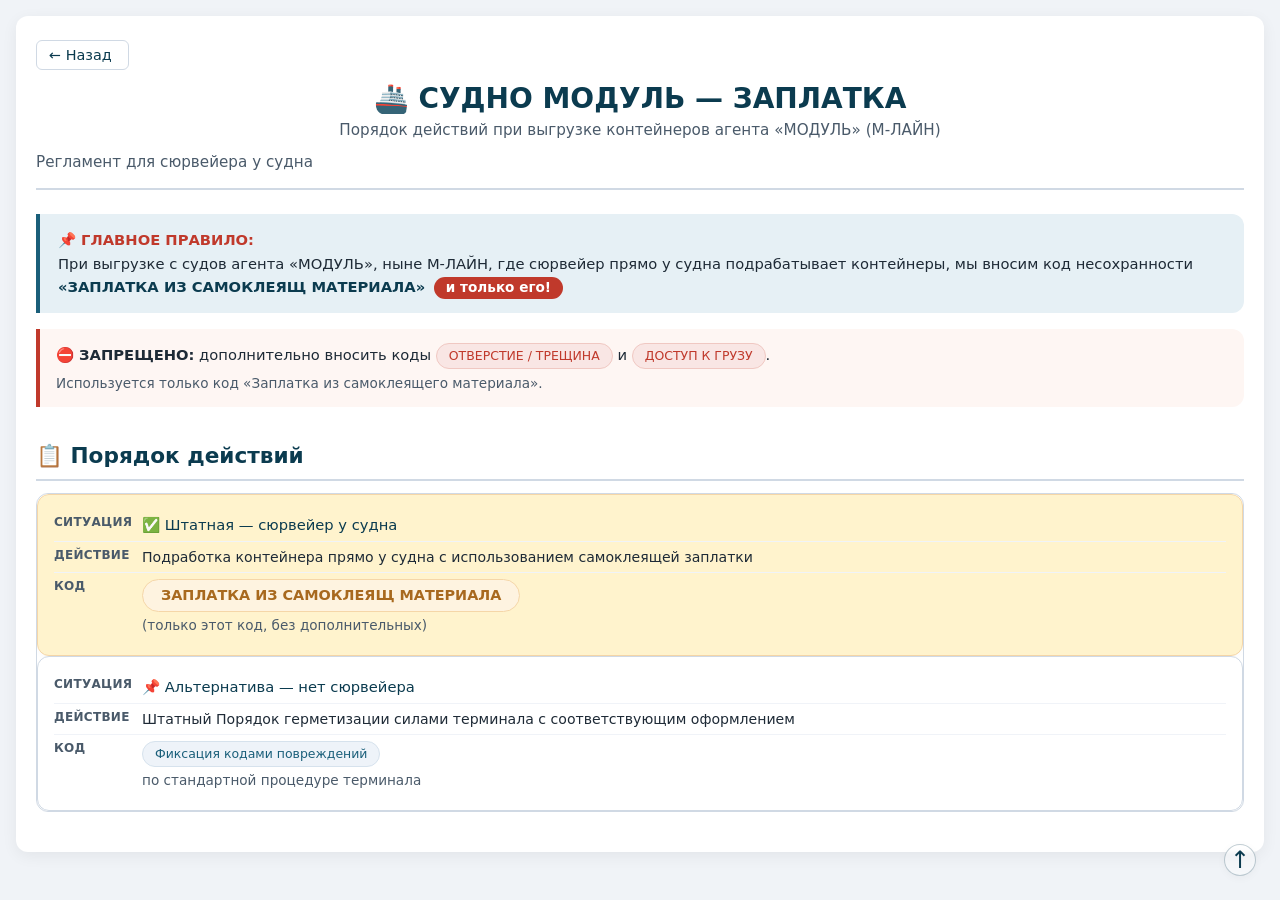
<file: arhiv/6.html>
<!DOCTYPE html>
<html lang="ru">
<head>
    <meta charset="UTF-8" />
    <meta name="viewport" content="width=device-width, initial-scale=1.0, maximum-scale=5.0" />
    <title>Судно МОДУЛЬ — заплатка</title>
    <style>
        :root {
            --primary: #0b3b4f;
            --primary-light: #1a5f7a;
            --primary-lighter: #e6f0f5;
            --accent: #c0392b;
            --accent-light: #f9e6e4;
            --bg: #f0f3f7;
            --card-bg: #ffffff;
            --text: #1e2a36;
            --text-muted: #4a5a6a;
            --border: #d0d9e4;
            --shadow: 0 4px 16px rgba(0, 0, 0, 0.06);
            --radius: 12px;
            --font: system-ui, -apple-system, 'Segoe UI', Roboto, 'Helvetica Neue', sans-serif;
        }

        * {
            box-sizing: border-box;
            margin: 0;
            padding: 0;
        }
        html {
            font-size: 16px;
            -webkit-text-size-adjust: 100%;
        }
        body {
            font-family: var(--font);
            background: var(--bg);
            color: var(--text);
            padding: 16px;
            line-height: 1.6;
            min-height: 100vh;
            display: flex;
            flex-direction: column;
            align-items: center;
        }
        .page {
            max-width: 1280px;
            width: 100%;
            background: var(--card-bg);
            border-radius: var(--radius);
            box-shadow: var(--shadow);
            padding: 24px 20px 32px;
            position: relative;
        }

        .top-bar {
            display: flex;
            justify-content: space-between;
            align-items: center;
            margin-bottom: 12px;
        }
        .top-bar .nav-button {
            display: inline-flex;
            align-items: center;
            gap: 6px;
            background: none;
            border: 1px solid var(--border);
            border-radius: 6px;
            padding: 6px 16px 6px 12px;
            cursor: pointer;
            font-size: 0.9rem;
            font-weight: 500;
            color: var(--primary);
            transition: background 0.2s, border-color 0.2s;
            text-decoration: none;
            font-family: var(--font);
        }
        .top-bar .nav-button:hover {
            background: var(--primary-lighter);
            border-color: var(--primary-light);
        }
        .top-bar .nav-button:active {
            background: #d0e0ea;
        }
        .top-bar .nav-button.close-btn {
            color: var(--accent);
        }
        .top-bar .nav-button.close-btn:hover {
            background: var(--accent-light);
            border-color: var(--accent);
        }

        h1 {
            font-size: 1.75rem;
            font-weight: 700;
            color: var(--primary);
            margin: 0 0 4px 0;
            line-height: 1.2;
        }
        .subhead {
            font-size: 0.95rem;
            color: var(--text-muted);
            border-bottom: 2px solid var(--border);
            padding-bottom: 14px;
            margin-bottom: 24px;
            display: flex;
            flex-wrap: wrap;
            justify-content: space-between;
            align-items: center;
            gap: 8px;
        }
        .subhead small {
            font-size: 0.8rem;
            background: var(--primary-lighter);
            padding: 4px 14px;
            border-radius: 20px;
            color: var(--primary-light);
            font-weight: 500;
        }
        h2 {
            font-size: 1.35rem;
            font-weight: 600;
            color: var(--primary);
            margin: 32px 0 12px 0;
            padding-bottom: 6px;
            border-bottom: 2px solid var(--border);
            display: flex;
            align-items: center;
            gap: 10px;
            flex-wrap: wrap;
        }
        h2 .badge {
            font-size: 0.7rem;
            font-weight: 500;
            background: var(--primary);
            color: #fff;
            padding: 2px 14px;
            border-radius: 30px;
            letter-spacing: 0.3px;
        }
        h3 {
            font-size: 1.1rem;
            font-weight: 600;
            color: var(--primary-light);
            margin: 24px 0 10px 0;
        }

        .note-block {
            background: var(--primary-lighter);
            border-left: 4px solid var(--primary-light);
            padding: 12px 16px;
            border-radius: 0 var(--radius) var(--radius) 0;
            margin: 16px 0 20px 0;
            font-size: 0.92rem;
        }
        .alert-block {
            background: var(--accent-light);
            border-left: 4px solid var(--accent);
            padding: 14px 18px;
            border-radius: 0 var(--radius) var(--radius) 0;
            margin: 20px 0 8px 0;
            font-size: 0.92rem;
        }
        .alert-block strong {
            color: var(--accent);
        }

        .table-wrap {
            overflow-x: auto;
            margin: 12px 0 8px 0;
            border-radius: var(--radius);
            border: 1px solid var(--border);
            background: #fff;
        }
        table {
            width: 100%;
            border-collapse: collapse;
            font-size: 0.88rem;
            min-width: 600px;
        }
        thead th {
            background: var(--primary);
            color: #fff;
            font-weight: 600;
            padding: 10px 12px;
            text-align: left;
            white-space: nowrap;
            font-size: 0.8rem;
            letter-spacing: 0.3px;
            text-transform: uppercase;
        }
        thead th:not(:last-child) {
            border-right: 1px solid rgba(255, 255, 255, 0.15);
        }
        tbody td {
            padding: 10px 12px;
            border-bottom: 1px solid var(--border);
            vertical-align: top;
            background: #fff;
        }
        tbody tr:last-child td {
            border-bottom: none;
        }
        tbody tr:hover td {
            background: #f8faff;
        }

        tbody tr.row-highlight td {
            background-color: #fff3cd;
        }
        tbody tr.row-highlight:hover td {
            background-color: #fff3cd;
        }
        tbody tr.row-danger td {
            background-color: #f8d7da;
        }
        tbody tr.row-danger:hover td {
            background-color: #f8d7da;
        }

        .code-tag {
            display: inline-block;
            background: #eef3f9;
            padding: 2px 12px;
            border-radius: 20px;
            font-size: 0.78rem;
            font-weight: 500;
            color: var(--primary-light);
            border: 1px solid #d6e2ed;
            margin: 2px 0;
            white-space: nowrap;
        }
        .code-tag.warn {
            background: #fef3e0;
            border-color: #f5d6a8;
            color: #a8691e;
        }
        .code-tag.danger {
            background: var(--accent-light);
            border-color: #f0c8c2;
            color: var(--accent);
        }
        .code-tag.success {
            background: #e3f0e5;
            border-color: #b8d5be;
            color: #1f6b3a;
        }
        .code-tag.primary {
            background: var(--primary-lighter);
            border-color: #b8cfe0;
            color: var(--primary);
        }
        .code-tag.big {
            font-size: 0.9rem;
            padding: 4px 18px;
        }

        .mobile-cards {
            display: none;
            margin: 8px 0 12px 0;
            gap: 12px;
            flex-direction: column;
        }
        .mobile-card {
            background: #fff;
            border: 1px solid var(--border);
            border-radius: var(--radius);
            padding: 14px 16px;
            box-shadow: 0 2px 6px rgba(0, 0, 0, 0.02);
        }
        .mobile-card .mc-row {
            display: flex;
            flex-wrap: wrap;
            padding: 4px 0;
            border-bottom: 1px solid #f0f3f8;
            gap: 4px 8px;
        }
        .mobile-card .mc-row:last-child {
            border-bottom: none;
        }
        .mobile-card .mc-label {
            font-weight: 600;
            font-size: 0.75rem;
            text-transform: uppercase;
            letter-spacing: 0.3px;
            color: var(--text-muted);
            min-width: 80px;
            flex-shrink: 0;
        }
        .mobile-card .mc-value {
            font-size: 0.88rem;
            color: var(--text);
            flex: 1;
        }
        .mobile-card .mc-value .code-tag {
            margin: 2px 0;
        }
        .mobile-card .mc-desc {
            font-weight: 500;
            color: var(--primary);
            font-size: 0.92rem;
        }
        .mobile-card.highlight-card {
            background-color: #fff3cd;
            border-color: #f5d6a8;
        }
        .mobile-card.danger-card {
            background-color: #f8d7da;
            border-color: #f0c8c2;
        }

        .divider {
            height: 1px;
            background: var(--border);
            margin: 28px 0 18px 0;
        }
        .text-muted {
            color: var(--text-muted);
        }
        .text-sm {
            font-size: 0.85rem;
        }

        .checklist {
            list-style: none;
            padding: 0;
            margin: 12px 0 16px 0;
            display: flex;
            flex-direction: column;
            gap: 6px;
        }
        .checklist li {
            padding: 8px 14px 8px 36px;
            background: #f9fafc;
            border-radius: 8px;
            position: relative;
            border: 1px solid #edf0f5;
            font-size: 0.9rem;
        }
        .checklist li::before {
            content: "•";
            position: absolute;
            left: 14px;
            top: 8px;
            color: var(--primary-light);
            font-size: 1.2rem;
            font-weight: 700;
        }
        .checklist li .highlight {
            background: #fef9e7;
            padding: 0 6px;
            border-radius: 4px;
            font-weight: 500;
        }
        .checklist li .muted {
            color: var(--text-muted);
            font-size: 0.85rem;
        }

        .pill {
            display: inline-block;
            background: var(--primary);
            color: #fff;
            padding: 2px 14px;
            border-radius: 30px;
            font-size: 0.7rem;
            font-weight: 600;
            letter-spacing: 0.3px;
            text-transform: uppercase;
        }

        @media (max-width: 820px) {
            .page {
                padding: 16px 12px 24px;
            }
            h1 {
                font-size: 1.45rem;
            }
            h2 {
                font-size: 1.15rem;
            }
            h3 {
                font-size: 1rem;
            }
            .table-wrap {
                display: none;
            }
            .mobile-cards {
                display: flex;
            }
            .subhead {
                flex-direction: column;
                align-items: flex-start;
            }
            .subhead small {
                font-size: 0.7rem;
            }
            .top-bar .nav-button {
                font-size: 0.8rem;
                padding: 4px 12px 4px 10px;
            }
        }
        @media (max-width: 480px) {
            body {
                padding: 8px;
            }
            .page {
                padding: 12px 8px 18px;
                border-radius: 8px;
            }
            h1 {
                font-size: 1.2rem;
            }
            h2 {
                font-size: 1rem;
            }
            .mobile-card {
                padding: 12px;
            }
            .mobile-card .mc-label {
                min-width: 70px;
                font-size: 0.65rem;
            }
            .mobile-card .mc-value {
                font-size: 0.82rem;
            }
            .top-bar .nav-button {
                font-size: 0.7rem;
                padding: 3px 8px;
            }
        }
        @media (min-width: 821px) {
            .mobile-cards {
                display: none !important;
            }
            .table-wrap {
                display: block !important;
            }
        }
        @media print {
            body {
                background: #fff;
                padding: 0.2in;
            }
            .page {
                box-shadow: none;
                padding: 0;
                border-radius: 0;
            }
            .table-wrap {
                border: 1px solid #ccc;
            }
            thead th {
                background: #1a3a4a !important;
                color: #fff !important;
                -webkit-print-color-adjust: exact;
                print-color-adjust: exact;
            }
            tbody tr:hover td {
                background: #fff !important;
            }
            .mobile-cards {
                display: none !important;
            }
            .table-wrap {
                display: block !important;
            }
            .top-bar {
                display: none !important;
            }
        }

        @media (max-width: 820px) {
            .code-tag {
                white-space: normal;
                word-wrap: break-word;
                max-width: 100%;
                display: inline-block;
            }
        }

        .flow-diagram {
            display: flex;
            flex-wrap: wrap;
            gap: 16px 24px;
            margin: 16px 0 8px 0;
            padding: 16px 20px;
            background: #f8faff;
            border-radius: var(--radius);
            border: 1px solid var(--border);
        }
        .flow-diagram .flow-step {
            display: flex;
            align-items: center;
            gap: 8px;
            font-size: 0.9rem;
        }
        .flow-diagram .flow-step .step-num {
            display: inline-flex;
            align-items: center;
            justify-content: center;
            width: 28px;
            height: 28px;
            border-radius: 50%;
            background: var(--primary);
            color: #fff;
            font-weight: 700;
            font-size: 0.75rem;
            flex-shrink: 0;
        }
        .flow-diagram .flow-arrow {
            color: var(--text-muted);
            font-size: 1.2rem;
            font-weight: 300;
        }
        @media (max-width: 600px) {
            .flow-diagram .flow-arrow {
                display: none;
            }
            .flow-diagram {
                flex-direction: column;
                gap: 8px;
            }
        }
		
		

        /* ---- Кнопка "Наверх" (прозрачная, справа внизу) ---- */
        #scrollTopBtn {
            position: fixed;
            bottom: 24px;
            right: 24px;
            width: 32px;
            height: 32px;
            border-radius: 50%;
            background: rgba(255, 255, 255, 0.35);
            /* полупрозрачный фон, как просили "прозрачного цвета" */
            backdrop-filter: blur(2px);
            border: 1px solid rgba(11, 59, 79, 0.25);
            color: var(--primary);
            font-size: 24px;
            line-height: 1;
            cursor: pointer;
            box-shadow: 0 2px 8px rgba(0, 0, 0, 0.04);
            transition: background 0.25s, box-shadow 0.25s, transform 0.2s;
            display: flex;
            align-items: center;
            justify-content: center;
            font-family: var(--font);
            z-index: 999;
            user-select: none;
        }

        #scrollTopBtn:hover {
            background: rgba(255, 255, 255, 0.7);
            border-color: var(--primary-light);
            box-shadow: 0 4px 16px rgba(0, 0, 0, 0.08);
            transform: scale(1.05);
        }

        #scrollTopBtn:active {
            transform: scale(0.92);
            background: rgba(230, 240, 245, 0.8);
        }

        @media (max-width: 480px) {
            .page {
                padding: 12px 8px 18px;
            }
            h1 {
                font-size: 1.2rem;
            }
            h2 {
                font-size: 1.0rem;
            }
            .card-grid {
                grid-template-columns: 1fr;
            }
            .card-item {
                padding: 14px;
            }
            #scrollTopBtn {
                width: 38px;
                height: 38px;
                font-size: 20px;
                bottom: 16px;
                right: 16px;
            }
        }

        @media print {
            body {
                background: #fff;
                padding: 0.2in;
            }
            .page {
                box-shadow: none;
                padding: 0;
                border-radius: 0;
            }
            .top-bar {
                display: none !important;
            }
            .card-item {
                border: 1px solid #ccc;
            }
            #scrollTopBtn {
                display: none !important;
            }
        }
		
    </style>
</head>
<body>

    <div class="page">

        <!-- ===== Верхняя панель ===== -->
        <div class="top-bar">
            <button class="nav-button" onclick="history.back()" title="Вернуться на предыдущую страницу">
                ← Назад
            </button>
           
        </div>

        <center>
            <h1>🚢 СУДНО МОДУЛЬ — ЗАПЛАТКА</h1>
            <div style="font-size:0.95rem;color:var(--text-muted);margin-top:-2px;margin-bottom:8px;">
                Порядок действий при выгрузке контейнеров агента «МОДУЛЬ» (М-ЛАЙН)
            </div>
        </center>

        <div class="subhead">
            <span>Регламент для сюрвейера у судна</span>
            
        </div>

        <!-- ===== ОСНОВНОЕ СОДЕРЖАНИЕ ИЗ КАРТИНКИ ===== -->

        <div class="alert-block" style="border-left-color:var(--primary-light);background:var(--primary-lighter);">
            <strong>📌 ГЛАВНОЕ ПРАВИЛО:</strong><br />
            При выгрузке с судов агента «МОДУЛЬ», ныне М-ЛАЙН, где сюрвейер прямо у судна подрабатывает контейнеры,
            мы вносим код несохранности <strong style="color:var(--primary);">«ЗАПЛАТКА ИЗ САМОКЛЕЯЩ МАТЕРИАЛА»</strong>
            <span style="display:inline-block;background:var(--accent);color:#fff;padding:0 12px;border-radius:20px;font-weight:600;font-size:0.85rem;margin:0 4px;">и только его!</span>
        </div>

        <div class="note-block" style="border-left-color:var(--accent);background:#fef6f3;">
            <strong>⛔ ЗАПРЕЩЕНО:</strong> дополнительно вносить коды
            <span class="code-tag danger">ОТВЕРСТИЕ / ТРЕЩИНА</span>
            и
            <span class="code-tag danger">ДОСТУП К ГРУЗУ</span>.
            <br /><span style="font-size:0.85rem;color:var(--text-muted);">Используется только код «Заплатка из самоклеящего материала».</span>
        </div>

        <!-- ===== ТАБЛИЦА (десктоп) ===== -->
        <h2>📋 Порядок действий</h2>

        <div class="table-wrap">
            <div class="mobile-card highlight-card">
                <div class="mc-row">
                    <span class="mc-label">Ситуация</span>
                    <span class="mc-value mc-desc">✅ Штатная — сюрвейер у судна</span>
                </div>
                <div class="mc-row">
                    <span class="mc-label">Действие</span>
                    <span class="mc-value">Подработка контейнера прямо у судна с использованием самоклеящей заплатки</span>
                </div>
                <div class="mc-row">
                    <span class="mc-label">Код</span>
                    <span class="mc-value">
                        <span class="code-tag warn big" style="font-weight:600;">ЗАПЛАТКА ИЗ САМОКЛЕЯЩ МАТЕРИАЛА</span>
                        <br /><span class="text-muted text-sm">(только этот код, без дополнительных)</span>
                    </span>
                </div>
            </div>

            <div class="mobile-card">
                <div class="mc-row">
                    <span class="mc-label">Ситуация</span>
                    <span class="mc-value mc-desc">📌 Альтернатива — нет сюрвейера</span>
                </div>
                <div class="mc-row">
                    <span class="mc-label">Действие</span>
                    <span class="mc-value">Штатный Порядок герметизации силами терминала с соответствующим оформлением</span>
                </div>
                <div class="mc-row">
                    <span class="mc-label">Код</span>
                    <span class="mc-value">
                        <span class="code-tag">Фиксация кодами повреждений</span>
                        <br /><span class="text-muted text-sm">по стандартной процедуре терминала</span>
                    </span>
                </div>
            </div>
        </div>

        <!-- ===== МОБИЛЬНЫЕ КАРТОЧКИ ===== -->
        <div class="mobile-cards">
            <div class="mobile-card highlight-card">
                <div class="mc-row">
                    <span class="mc-label">Ситуация</span>
                    <span class="mc-value mc-desc">✅ Штатная — сюрвейер у судна</span>
                </div>
                <div class="mc-row">
                    <span class="mc-label">Действие</span>
                    <span class="mc-value">Подработка контейнера прямо у судна с использованием самоклеящей заплатки</span>
                </div>
                <div class="mc-row">
                    <span class="mc-label">Код</span>
                    <span class="mc-value">
                        <span class="code-tag warn big" style="font-weight:600;">ЗАПЛАТКА ИЗ САМОКЛЕЯЩ МАТЕРИАЛА</span>
                        <br /><span class="text-muted text-sm">(только этот код, без дополнительных)</span>
                    </span>
                </div>
            </div>

            <div class="mobile-card">
                <div class="mc-row">
                    <span class="mc-label">Ситуация</span>
                    <span class="mc-value mc-desc">📌 Альтернатива — нет сюрвейера</span>
                </div>
                <div class="mc-row">
                    <span class="mc-label">Действие</span>
                    <span class="mc-value">Штатный Порядок герметизации силами терминала с соответствующим оформлением</span>
                </div>
                <div class="mc-row">
                    <span class="mc-label">Код</span>
                    <span class="mc-value">
                        <span class="code-tag">Фиксация кодами повреждений</span>
                        <br /><span class="text-muted text-sm">по стандартной процедуре терминала</span>
                    </span>
                </div>
            </div>
        </div>

      

    </div>
    <!-- /.page -->
	
	
	 <!-- ===== КНОПКА "НАВЕРХ" (прозрачная, справа внизу) ===== -->
    <button id="scrollTopBtn" aria-label="Прокрутить вверх" title="Наверх">↑</button>

    <script>
        (function() {
            const btn = document.getElementById('scrollTopBtn');

            // Плавная прокрутка к началу страницы
            btn.addEventListener('click', function(e) {
                e.preventDefault();
                window.scrollTo({
                    top: 0,
                    behavior: 'smooth'
                });
            });

            // (Опционально) кнопка может появляться/исчезать при скролле,
            // но по заданию просто всегда видна, поэтому ничего не добавляем.
        })();
    </script>

</body>
</html>
</file>
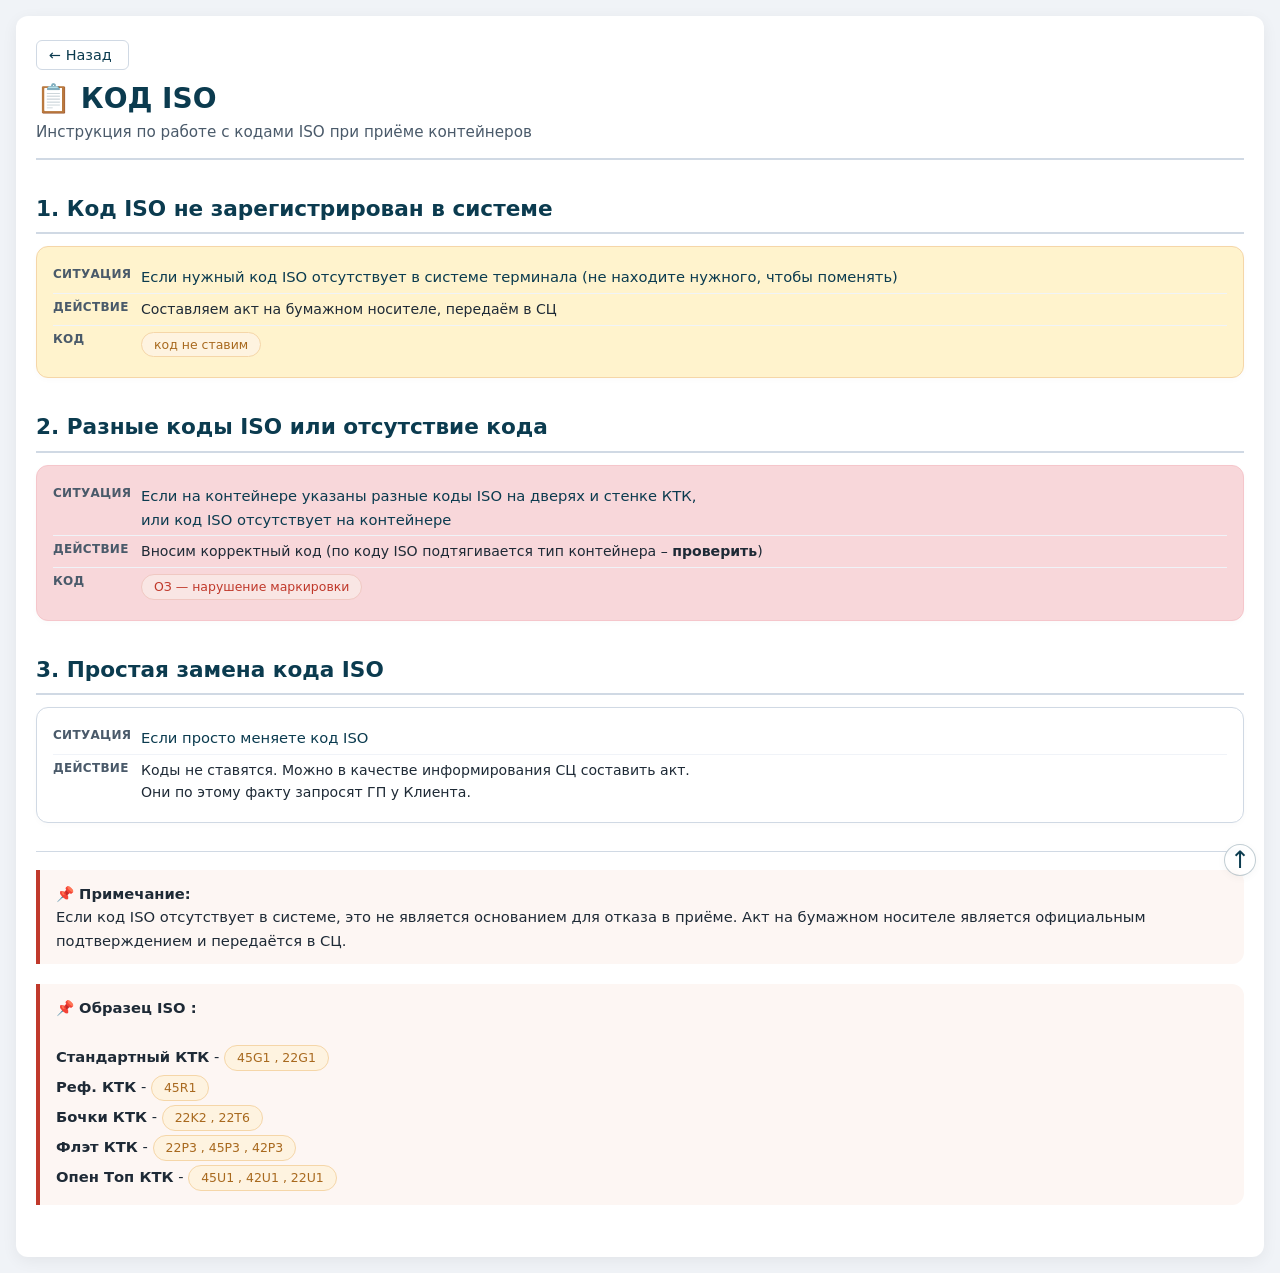
<file: arhiv/7.html>
<!DOCTYPE html>
<html lang="ru">
<head>
    <meta charset="UTF-8" />
    <meta name="viewport" content="width=device-width, initial-scale=1.0, maximum-scale=5.0" />
    <title>Код ISO — инструкция</title>
    <style>
        :root {
            --primary: #0b3b4f;
            --primary-light: #1a5f7a;
            --primary-lighter: #e6f0f5;
            --accent: #c0392b;
            --accent-light: #f9e6e4;
            --bg: #f0f3f7;
            --card-bg: #ffffff;
            --text: #1e2a36;
            --text-muted: #4a5a6a;
            --border: #d0d9e4;
            --shadow: 0 4px 16px rgba(0, 0, 0, 0.06);
            --radius: 12px;
            --font: system-ui, -apple-system, 'Segoe UI', Roboto, 'Helvetica Neue', sans-serif;
        }

        * {
            box-sizing: border-box;
            margin: 0;
            padding: 0;
        }
        html {
            font-size: 16px;
            -webkit-text-size-adjust: 100%;
        }
        body {
            font-family: var(--font);
            background: var(--bg);
            color: var(--text);
            padding: 16px;
            line-height: 1.6;
            min-height: 100vh;
            display: flex;
            flex-direction: column;
            align-items: center;
        }
        .page {
            max-width: 1280px;
            width: 100%;
            background: var(--card-bg);
            border-radius: var(--radius);
            box-shadow: var(--shadow);
            padding: 24px 20px 32px;
            position: relative;
        }

        /* ===== Верхняя панель ===== */
        .top-bar {
            display: flex;
            justify-content: space-between;
            align-items: center;
            margin-bottom: 12px;
        }
        .top-bar .nav-button {
            display: inline-flex;
            align-items: center;
            gap: 6px;
            background: none;
            border: 1px solid var(--border);
            border-radius: 6px;
            padding: 6px 16px 6px 12px;
            cursor: pointer;
            font-size: 0.9rem;
            font-weight: 500;
            color: var(--primary);
            transition: background 0.2s, border-color 0.2s;
            text-decoration: none;
            font-family: var(--font);
        }
        .top-bar .nav-button:hover {
            background: var(--primary-lighter);
            border-color: var(--primary-light);
        }
        .top-bar .nav-button:active {
            background: #d0e0ea;
        }
        .top-bar .nav-button.close-btn {
            color: var(--accent);
        }
        .top-bar .nav-button.close-btn:hover {
            background: var(--accent-light);
            border-color: var(--accent);
        }

        h1 {
            font-size: 1.75rem;
            font-weight: 700;
            color: var(--primary);
            margin: 0 0 4px 0;
            line-height: 1.2;
        }
        .subhead {
            font-size: 0.95rem;
            color: var(--text-muted);
            border-bottom: 2px solid var(--border);
            padding-bottom: 14px;
            margin-bottom: 24px;
            display: flex;
            flex-wrap: wrap;
            justify-content: space-between;
            align-items: center;
            gap: 8px;
        }
        .subhead small {
            font-size: 0.8rem;
            background: var(--primary-lighter);
            padding: 4px 14px;
            border-radius: 20px;
            color: var(--primary-light);
            font-weight: 500;
        }
        h2 {
            font-size: 1.35rem;
            font-weight: 600;
            color: var(--primary);
            margin: 32px 0 12px 0;
            padding-bottom: 6px;
            border-bottom: 2px solid var(--border);
            display: flex;
            align-items: center;
            gap: 10px;
            flex-wrap: wrap;
        }
        h2 .badge {
            font-size: 0.7rem;
            font-weight: 500;
            background: var(--primary);
            color: #fff;
            padding: 2px 14px;
            border-radius: 30px;
            letter-spacing: 0.3px;
        }
        .note-block {
            background: var(--primary-lighter);
            border-left: 4px solid var(--primary-light);
            padding: 12px 16px;
            border-radius: 0 var(--radius) var(--radius) 0;
            margin: 16px 0 20px 0;
            font-size: 0.92rem;
        }
        .alert-block {
            background: var(--accent-light);
            border-left: 4px solid var(--accent);
            padding: 14px 18px;
            border-radius: 0 var(--radius) var(--radius) 0;
            margin: 20px 0 8px 0;
            font-size: 0.92rem;
        }

        /* Карточки */
        .mobile-cards {
            display: flex;
            flex-direction: column;
            gap: 12px;
            margin: 8px 0 12px 0;
        }
        .mobile-card {
            background: #fff;
            border: 1px solid var(--border);
            border-radius: var(--radius);
            padding: 14px 16px;
            box-shadow: 0 2px 6px rgba(0, 0, 0, 0.02);
        }
        .mobile-card .mc-row {
            display: flex;
            flex-wrap: wrap;
            padding: 4px 0;
            border-bottom: 1px solid #f0f3f8;
            gap: 4px 8px;
        }
        .mobile-card .mc-row:last-child {
            border-bottom: none;
        }
        .mobile-card .mc-label {
            font-weight: 600;
            font-size: 0.75rem;
            text-transform: uppercase;
            letter-spacing: 0.3px;
            color: var(--text-muted);
            min-width: 80px;
            flex-shrink: 0;
        }
        .mobile-card .mc-value {
            font-size: 0.88rem;
            color: var(--text);
            flex: 1;
        }
        .mobile-card .mc-value .code-tag {
            margin: 2px 0;
        }
        .mobile-card .mc-desc {
            font-weight: 500;
            color: var(--primary);
            font-size: 0.92rem;
        }

        .mobile-card.highlight-card {
            background-color: #d4edda;
            border-color: #b8d5be;
        }
        .mobile-card.warn-card {
            background-color: #fff3cd;
            border-color: #f5d6a8;
        }
        .mobile-card.danger-card {
            background-color: #f8d7da;
            border-color: #f5c6cb;
        }

        .code-tag {
            display: inline-block;
            background: #eef3f9;
            padding: 2px 12px;
            border-radius: 20px;
            font-size: 0.78rem;
            font-weight: 500;
            color: var(--primary-light);
            border: 1px solid #d6e2ed;
            margin: 2px 0;
            white-space: nowrap;
        }
        .code-tag.warn {
            background: #fef3e0;
            border-color: #f5d6a8;
            color: #a8691e;
        }
        .code-tag.danger {
            background: var(--accent-light);
            border-color: #f0c8c2;
            color: var(--accent);
        }
        .code-tag.success {
            background: #e3f0e5;
            border-color: #b8d5be;
            color: #1f6b3a;
        }

        .divider {
            height: 1px;
            background: var(--border);
            margin: 28px 0 18px 0;
        }
        .text-muted {
            color: var(--text-muted);
        }
        .text-sm {
            font-size: 0.85rem;
        }

        /* Адаптив */
        @media (max-width: 820px) {
            .page {
                padding: 16px 12px 24px;
            }
            h1 {
                font-size: 1.45rem;
            }
            h2 {
                font-size: 1.15rem;
            }
            .subhead {
                flex-direction: column;
                align-items: flex-start;
            }
            .subhead small {
                font-size: 0.7rem;
            }
            .top-bar .nav-button {
                font-size: 0.8rem;
                padding: 4px 12px 4px 10px;
            }
        }
        @media (max-width: 480px) {
            body {
                padding: 8px;
            }
            .page {
                padding: 12px 8px 18px;
                border-radius: 8px;
            }
            h1 {
                font-size: 1.2rem;
            }
            h2 {
                font-size: 1rem;
            }
            .mobile-card {
                padding: 12px;
            }
            .mobile-card .mc-label {
                min-width: 70px;
                font-size: 0.65rem;
            }
            .mobile-card .mc-value {
                font-size: 0.82rem;
            }
            .top-bar .nav-button {
                font-size: 0.7rem;
                padding: 3px 8px;
            }
        }
        @media print {
            body {
                background: #fff;
                padding: 0.2in;
            }
            .page {
                box-shadow: none;
                padding: 0;
                border-radius: 0;
            }
            .top-bar {
                display: none !important;
            }
        }
		
		

        /* ---- Кнопка "Наверх" (прозрачная, справа внизу) ---- */
        #scrollTopBtn {
            position: fixed;
            bottom: 24px;
            right: 24px;
            width: 32px;
            height: 32px;
            border-radius: 50%;
            background: rgba(255, 255, 255, 0.35);
            /* полупрозрачный фон, как просили "прозрачного цвета" */
            backdrop-filter: blur(2px);
            border: 1px solid rgba(11, 59, 79, 0.25);
            color: var(--primary);
            font-size: 24px;
            line-height: 1;
            cursor: pointer;
            box-shadow: 0 2px 8px rgba(0, 0, 0, 0.04);
            transition: background 0.25s, box-shadow 0.25s, transform 0.2s;
            display: flex;
            align-items: center;
            justify-content: center;
            font-family: var(--font);
            z-index: 999;
            user-select: none;
        }

        #scrollTopBtn:hover {
            background: rgba(255, 255, 255, 0.7);
            border-color: var(--primary-light);
            box-shadow: 0 4px 16px rgba(0, 0, 0, 0.08);
            transform: scale(1.05);
        }

        #scrollTopBtn:active {
            transform: scale(0.92);
            background: rgba(230, 240, 245, 0.8);
        }

        @media (max-width: 480px) {
            .page {
                padding: 12px 8px 18px;
            }
            h1 {
                font-size: 1.2rem;
            }
            h2 {
                font-size: 1.0rem;
            }
            .card-grid {
                grid-template-columns: 1fr;
            }
            .card-item {
                padding: 14px;
            }
            #scrollTopBtn {
                width: 38px;
                height: 38px;
                font-size: 20px;
                bottom: 16px;
                right: 16px;
            }
        }

        @media print {
            body {
                background: #fff;
                padding: 0.2in;
            }
            .page {
                box-shadow: none;
                padding: 0;
                border-radius: 0;
            }
            .top-bar {
                display: none !important;
            }
            .card-item {
                border: 1px solid #ccc;
            }
            #scrollTopBtn {
                display: none !important;
            }
        }
		
		
    </style>
</head>
<body>

    <div class="page">

        <!-- Верхняя панель -->
        <div class="top-bar">
            <button class="nav-button" onclick="history.back()" title="Вернуться на предыдущую страницу">
                ← Назад
            </button>
            
        </div>

        <h1>📋 КОД ISO</h1>
        <div class="subhead">
            <span>Инструкция по работе с кодами ISO при приёме контейнеров</span>
            
        </div>

        <!-- ===== Секция 1 ===== -->
        <h2>1. Код ISO не зарегистрирован в системе</h2>
        <div class="mobile-cards">
            <div class="mobile-card warn-card">
                <div class="mc-row">
                    <span class="mc-label">Ситуация</span>
                    <span class="mc-value mc-desc">Если нужный код ISO отсутствует в системе терминала (не находите нужного, чтобы поменять)</span>
                </div>
                <div class="mc-row">
                    <span class="mc-label">Действие</span>
                    <span class="mc-value">Составляем акт на бумажном носителе, передаём в СЦ</span>
                </div>
                <div class="mc-row">
                    <span class="mc-label">Код</span>
                    <span class="mc-value"><span class="code-tag warn">код не ставим</span></span>
                </div>
            </div>
        </div>

        <!-- ===== Секция 2 ===== -->
        <h2>2. Разные коды ISO или отсутствие кода</h2>
        <div class="mobile-cards">
            <div class="mobile-card danger-card">
                <div class="mc-row">
                    <span class="mc-label">Ситуация</span>
                    <span class="mc-value mc-desc">Если на контейнере указаны разные коды ISO на дверях и стенке КТК, <br />или код ISO отсутствует на контейнере</span>
                </div>
                <div class="mc-row">
                    <span class="mc-label">Действие</span>
                    <span class="mc-value">Вносим корректный код (по коду ISO подтягивается тип контейнера – <strong>проверить</strong>)</span>
                </div>
                <div class="mc-row">
                    <span class="mc-label">Код</span>
                    <span class="mc-value"><span class="code-tag danger">ОЗ — нарушение маркировки</span></span>
                </div>
            </div>
        </div>

        <!-- ===== Секция 3 ===== -->
        <h2>3. Простая замена кода ISO</h2>
        <div class="mobile-cards">
            <div class="mobile-card">
                <div class="mc-row">
                    <span class="mc-label">Ситуация</span>
                    <span class="mc-value mc-desc">Если просто меняете код ISO </span>
                </div>
                <div class="mc-row">
                    <span class="mc-label">Действие</span>
                    <span class="mc-value">Коды не ставятся. Можно в качестве информирования СЦ составить акт. <br />Они по этому факту запросят ГП у Клиента.</span>
                </div>
            </div>
        </div>

        <div class="divider"></div>

        <div class="note-block" style="border-left-color:var(--accent);background:#fdf6f3;">
            <strong>📌 Примечание:</strong><br />
            Если код ISO отсутствует в системе, это не является основанием для отказа в приёме. Акт на бумажном носителе является официальным подтверждением и передаётся в СЦ.
        </div>

		  <div class="note-block" style="border-left-color:var(--accent);background:#fdf6f3;">
            <strong>📌 Образец ISO :</strong><br />
               <br /><strong>Стандартный КТК</strong> - <span class="code-tag warn"> 45G1 , 22G1</span>
		   	   <br /><strong>Реф. КТК</strong> - <span class="code-tag warn"> 45R1</span>
			   <br /><strong>Бочки КТК</strong> - <span class="code-tag warn">22K2 , 22T6</span>
			   <br /><strong>Флэт КТК</strong> - <span class="code-tag warn">22P3 , 45P3 , 42P3</span>
			   <br /><strong>Опен Топ КТК</strong> - <span class="code-tag warn">45U1 , 42U1 , 22U1</span> 
        </div>

		

    </div>
    <!-- /.page -->
	
	 <!-- ===== КНОПКА "НАВЕРХ" (прозрачная, справа внизу) ===== -->
    <button id="scrollTopBtn" aria-label="Прокрутить вверх" title="Наверх">↑</button>

    <script>
        (function() {
            const btn = document.getElementById('scrollTopBtn');

            // Плавная прокрутка к началу страницы
            btn.addEventListener('click', function(e) {
                e.preventDefault();
                window.scrollTo({
                    top: 0,
                    behavior: 'smooth'
                });
            });

            // (Опционально) кнопка может появляться/исчезать при скролле,
            // но по заданию просто всегда видна, поэтому ничего не добавляем.
        })();
    </script>

</body>
</html>
</file>
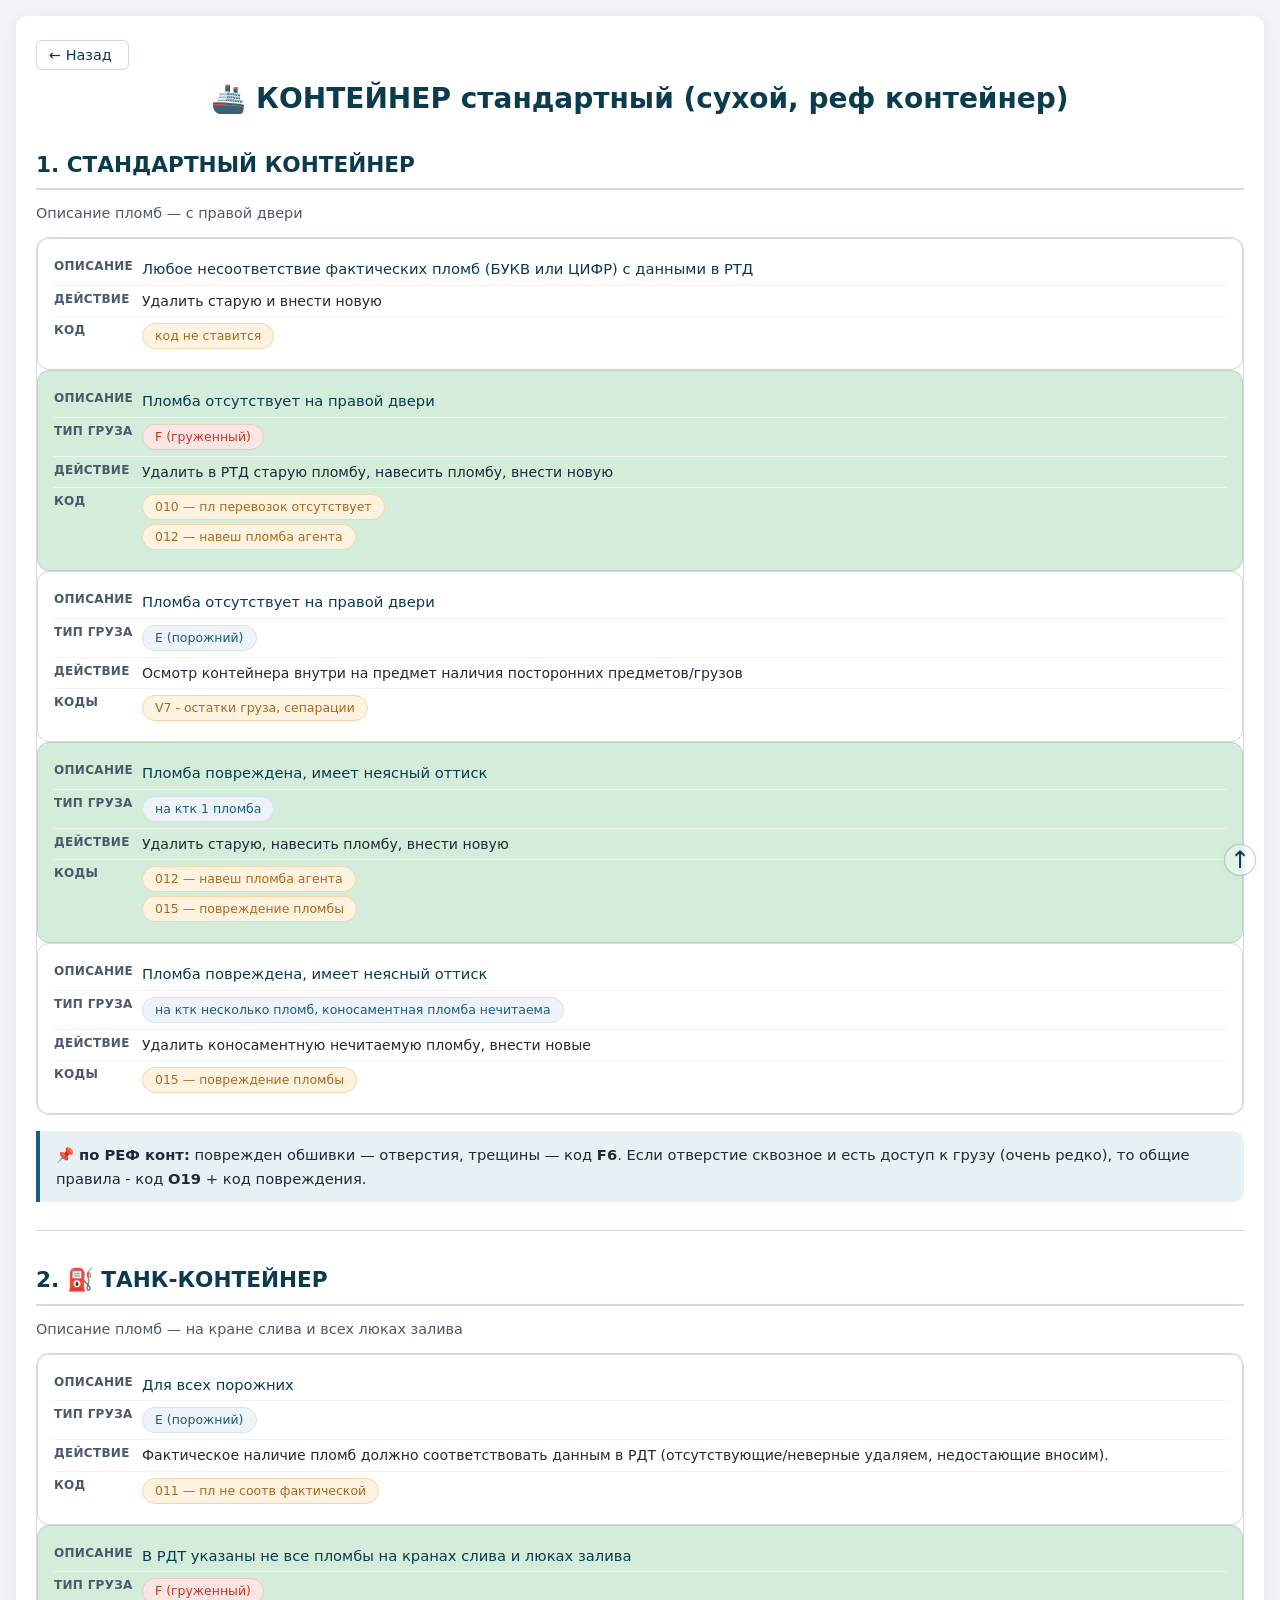
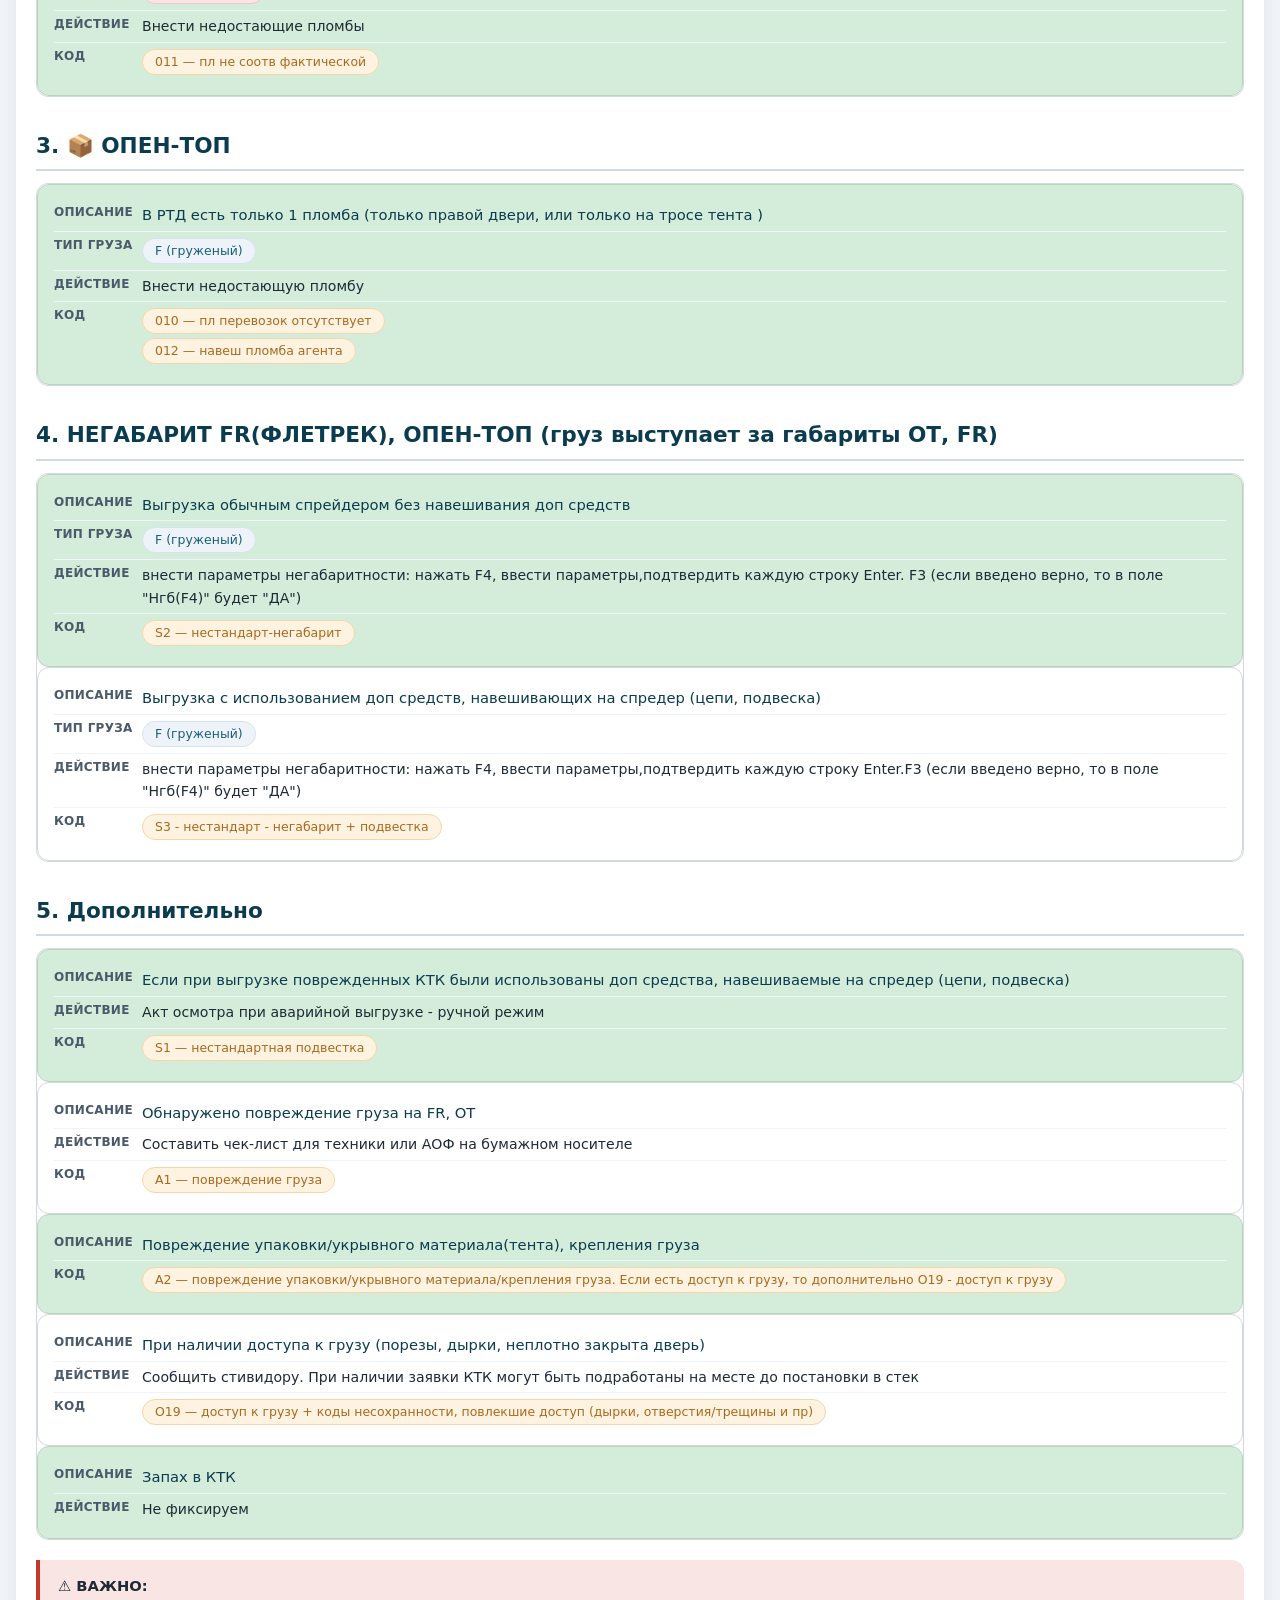
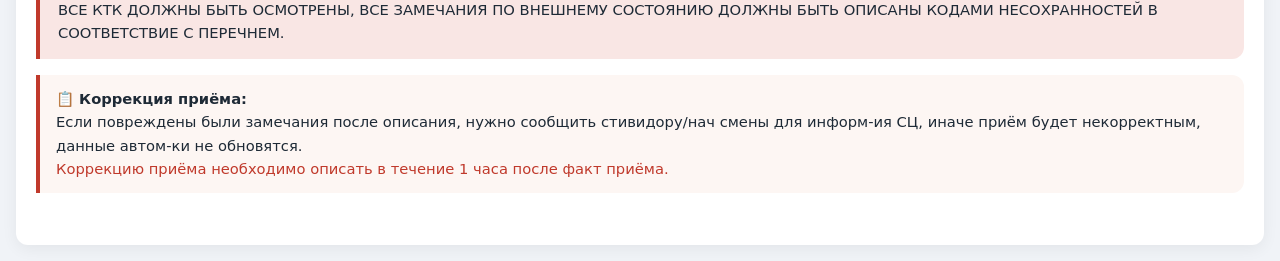
<file: arhiv/ktk_standart.html>
<!DOCTYPE html>
<html lang="ru">
<head>
    <meta charset="UTF-8" />
    <meta name="viewport" content="width=device-width, initial-scale=1.0, maximum-scale=5.0" />
    <title>Контейнер — проверка и описание</title>
    <style>
        :root {
            --primary: #0b3b4f;
            --primary-light: #1a5f7a;
            --primary-lighter: #e6f0f5;
            --accent: #c0392b;
            --accent-light: #f9e6e4;
            --bg: #f0f3f7;
            --card-bg: #ffffff;
            --text: #1e2a36;
            --text-muted: #4a5a6a;
            --border: #d0d9e4;
            --shadow: 0 4px 16px rgba(0, 0, 0, 0.06);
            --radius: 12px;
            --font: system-ui, -apple-system, 'Segoe UI', Roboto, 'Helvetica Neue', sans-serif;
        }

        * { box-sizing: border-box; margin: 0; padding: 0; }
        html { font-size: 16px; -webkit-text-size-adjust: 100%; }
        body {
            font-family: var(--font);
            background: var(--bg);
            color: var(--text);
            padding: 16px;
            line-height: 1.6;
            min-height: 100vh;
            display: flex;
            flex-direction: column;
            align-items: center;
        }
        .page {
            max-width: 1280px;
            width: 100%;
            background: var(--card-bg);
            border-radius: var(--radius);
            box-shadow: var(--shadow);
            padding: 24px 20px 32px;
            position: relative;
        }

        /* ===== Добавлено: стили для верхней панели с кнопками ===== */
        .top-bar {
            display: flex;
            justify-content: space-between;
            align-items: center;
            margin-bottom: 12px;
        }
        .top-bar .nav-button {
            display: inline-flex;
            align-items: center;
            gap: 6px;
            background: none;
            border: 1px solid var(--border);
            border-radius: 6px;
            padding: 6px 16px 6px 12px;
            cursor: pointer;
            font-size: 0.9rem;
            font-weight: 500;
            color: var(--primary);
            transition: background 0.2s, border-color 0.2s;
            text-decoration: none;
            font-family: var(--font);
        }
        .top-bar .nav-button:hover {
            background: var(--primary-lighter);
            border-color: var(--primary-light);
        }
        .top-bar .nav-button:active {
            background: #d0e0ea;
        }
        .top-bar .nav-button.close-btn {
            color: var(--accent);
        }
        .top-bar .nav-button.close-btn:hover {
            background: var(--accent-light);
            border-color: var(--accent);
        }
        /* ===== Конец добавленного ===== */

        h1 {
            font-size: 1.75rem;
            font-weight: 700;
            color: var(--primary);
            margin: 0 0 4px 0;
            line-height: 1.2;
        }
        .subhead {
            font-size: 0.95rem;
            color: var(--text-muted);
            border-bottom: 2px solid var(--border);
            padding-bottom: 14px;
            margin-bottom: 24px;
            display: flex;
            flex-wrap: wrap;
            justify-content: space-between;
            align-items: center;
            gap: 8px;
        }
        .subhead small {
            font-size: 0.8rem;
            background: var(--primary-lighter);
            padding: 4px 14px;
            border-radius: 20px;
            color: var(--primary-light);
            font-weight: 500;
        }
        h2 {
            font-size: 1.35rem;
            font-weight: 600;
            color: var(--primary);
            margin: 32px 0 12px 0;
            padding-bottom: 6px;
            border-bottom: 2px solid var(--border);
            display: flex;
            align-items: center;
            gap: 10px;
            flex-wrap: wrap;
        }
        h2 .badge {
            font-size: 0.7rem;
            font-weight: 500;
            background: var(--primary);
            color: #fff;
            padding: 2px 14px;
            border-radius: 30px;
            letter-spacing: 0.3px;
        }
        h3 {
            font-size: 1.1rem;
            font-weight: 600;
            color: var(--primary-light);
            margin: 24px 0 10px 0;
        }
        .note-block {
            background: var(--primary-lighter);
            border-left: 4px solid var(--primary-light);
            padding: 12px 16px;
            border-radius: 0 var(--radius) var(--radius) 0;
            margin: 16px 0 20px 0;
            font-size: 0.92rem;
        }
        .alert-block {
            background: var(--accent-light);
            border-left: 4px solid var(--accent);
            padding: 14px 18px;
            border-radius: 0 var(--radius) var(--radius) 0;
            margin: 20px 0 8px 0;
            font-size: 0.92rem;
        }
        .table-wrap {
            overflow-x: auto;
            margin: 12px 0 8px 0;
            border-radius: var(--radius);
            border: 1px solid var(--border);
            background: #fff;
        }
        table {
            width: 100%;
            border-collapse: collapse;
            font-size: 0.88rem;
            min-width: 600px;
        }
        thead th {
            background: var(--primary);
            color: #fff;
            font-weight: 600;
            padding: 10px 12px;
            text-align: left;
            white-space: nowrap;
            font-size: 0.8rem;
            letter-spacing: 0.3px;
            text-transform: uppercase;
        }
        thead th:not(:last-child) {
            border-right: 1px solid rgba(255,255,255,0.15);
        }
        tbody td {
            padding: 10px 12px;
            border-bottom: 1px solid var(--border);
            vertical-align: top;
            background: #fff;
        }
        tbody tr:last-child td { border-bottom: none; }
        tbody tr:hover td { background: #f8faff; }

        /* Выделение строки */
        tbody tr.row-yellow td {
            background-color: #ffebb8;
        }
        tbody tr.row-yellow:hover td {
            background-color: #ffebb8;
        }
		
		/* Выделение строки */
        tbody tr.row-red td {
            background-color: #AFEEEE;
        }
        tbody tr.row-red:hover td {
            background-color: #AFEEEE;
        }

        .code-tag {
            display: inline-block;
            background: #eef3f9;
            padding: 2px 12px;
            border-radius: 20px;
            font-size: 0.78rem;
            font-weight: 500;
            color: var(--primary-light);
            border: 1px solid #d6e2ed;
            margin: 2px 0;
            white-space: nowrap;
        }
        .code-tag.warn {
            background: #fef3e0;
            border-color: #f5d6a8;
            color: #a8691e;
        }
        .code-tag.danger {
            background: var(--accent-light);
            border-color: #f0c8c2;
            color: var(--accent);
        }
        .code-tag.success {
            background: #e3f0e5;
            border-color: #b8d5be;
            color: #1f6b3a;
        }

        /* Мобильные карточки (скрыты на десктопе) */
        .mobile-cards {
            display: none;
            margin: 8px 0 12px 0;
            gap: 12px;
            flex-direction: column;
        }
        .mobile-card {
            background: #fff;
            border: 1px solid var(--border);
            border-radius: var(--radius);
            padding: 14px 16px;
            box-shadow: 0 2px 6px rgba(0,0,0,0.02);
        }
        .mobile-card .mc-row {
            display: flex;
            flex-wrap: wrap;
            padding: 4px 0;
            border-bottom: 1px solid #f0f3f8;
            gap: 4px 8px;
        }
        .mobile-card .mc-row:last-child { border-bottom: none; }
        .mobile-card .mc-label {
            font-weight: 600;
            font-size: 0.75rem;
            text-transform: uppercase;
            letter-spacing: 0.3px;
            color: var(--text-muted);
            min-width: 80px;
            flex-shrink: 0;
        }
        .mobile-card .mc-value {
            font-size: 0.88rem;
            color: var(--text);
            flex: 1;
        }
        .mobile-card .mc-value .code-tag {
            margin: 2px 0;
        }
        .mobile-card .mc-desc {
            font-weight: 500;
            color: var(--primary);
            font-size: 0.92rem;
        }

        /* Выделение карточки */
        .mobile-card.highlight-card {
            background-color: #d4edda;
            border-color: #b8d5be;
        }

        .checklist {
            list-style: none;
            padding: 0;
            margin: 12px 0 16px 0;
            display: flex;
            flex-direction: column;
            gap: 6px;
        }
        .checklist li {
            padding: 8px 14px 8px 36px;
            background: #f9fafc;
            border-radius: 8px;
            position: relative;
            border: 1px solid #edf0f5;
            font-size: 0.9rem;
        }
        .checklist li::before {
            content: "•";
            position: absolute;
            left: 14px;
            top: 8px;
            color: var(--primary-light);
            font-size: 1.2rem;
            font-weight: 700;
        }
        .checklist li .muted { color: var(--text-muted); font-size: 0.85rem; }
        .checklist li .highlight { background: #fef9e7; padding: 0 6px; border-radius: 4px; font-weight: 500; }

        .divider {
            height: 1px;
            background: var(--border);
            margin: 28px 0 18px 0;
        }
        .text-muted { color: var(--text-muted); }
        .text-sm { font-size: 0.85rem; }

        @media (max-width: 820px) {
            .page { padding: 16px 12px 24px; }
            h1 { font-size: 1.45rem; }
            h2 { font-size: 1.15rem; }
            h3 { font-size: 1rem; }
            .table-wrap { display: none; }
            .mobile-cards { display: flex; }
            .subhead { flex-direction: column; align-items: flex-start; }
            .subhead small { font-size: 0.7rem; }
            .top-bar .nav-button { font-size: 0.8rem; padding: 4px 12px 4px 10px; }
        }
        @media (max-width: 480px) {
            body { padding: 8px; }
            .page { padding: 12px 8px 18px; border-radius: 8px; }
            h1 { font-size: 1.2rem; }
            h2 { font-size: 1rem; }
            .mobile-card { padding: 12px; }
            .mobile-card .mc-label { min-width: 70px; font-size: 0.65rem; }
            .mobile-card .mc-value { font-size: 0.82rem; }
            .checklist li { font-size: 0.82rem; padding: 6px 10px 6px 30px; }
            .top-bar .nav-button { font-size: 0.7rem; padding: 3px 8px; }
        }
        @media (min-width: 821px) {
            .mobile-cards { display: none !important; }
            .table-wrap { display: block !important; }
        }
        @media print {
            body { background: #fff; padding: 0.2in; }
            .page { box-shadow: none; padding: 0; border-radius: 0; }
            .table-wrap { border: 1px solid #ccc; }
            thead th { background: #1a3a4a !important; color: #fff !important; -webkit-print-color-adjust: exact; print-color-adjust: exact; }
            tbody tr:hover td { background: #fff !important; }
            .mobile-cards { display: none !important; }
            .table-wrap { display: block !important; }
            .top-bar { display: none !important; } /* скрываем панель при печати */
        }
		
		
		/* Перенос длинных текстов в code-tag на мобильных */
		@media (max-width: 820px) {
			.code-tag {
			white-space: normal;          /* разрешить перенос строк */
			word-wrap: break-word;        /* перенос длинных слов */
			max-width: 100%;              /* не вылезать за родителя */
			display: inline-block;        /* сохраняем поведение блока */
		}
}




        /* ---- Кнопка "Наверх" (прозрачная, справа внизу) ---- */
        #scrollTopBtn {
            position: fixed;
            bottom: 24px;
            right: 24px;
            width: 32px;
            height: 32px;
            border-radius: 50%;
            background: rgba(255, 255, 255, 0.35);
            /* полупрозрачный фон, как просили "прозрачного цвета" */
            backdrop-filter: blur(2px);
            border: 1px solid rgba(11, 59, 79, 0.25);
            color: var(--primary);
            font-size: 24px;
            line-height: 1;
            cursor: pointer;
            box-shadow: 0 2px 8px rgba(0, 0, 0, 0.04);
            transition: background 0.25s, box-shadow 0.25s, transform 0.2s;
            display: flex;
            align-items: center;
            justify-content: center;
            font-family: var(--font);
            z-index: 999;
            user-select: none;
        }

        #scrollTopBtn:hover {
            background: rgba(255, 255, 255, 0.7);
            border-color: var(--primary-light);
            box-shadow: 0 4px 16px rgba(0, 0, 0, 0.08);
            transform: scale(1.05);
        }

        #scrollTopBtn:active {
            transform: scale(0.92);
            background: rgba(230, 240, 245, 0.8);
        }

        @media (max-width: 480px) {
            .page {
                padding: 12px 8px 18px;
            }
            h1 {
                font-size: 1.2rem;
            }
            h2 {
                font-size: 1.0rem;
            }
            .card-grid {
                grid-template-columns: 1fr;
            }
            .card-item {
                padding: 14px;
            }
            #scrollTopBtn {
                width: 38px;
                height: 38px;
                font-size: 20px;
                bottom: 16px;
                right: 16px;
            }
        }

        @media print {
            body {
                background: #fff;
                padding: 0.2in;
            }
            .page {
                box-shadow: none;
                padding: 0;
                border-radius: 0;
            }
            .top-bar {
                display: none !important;
            }
            .card-item {
                border: 1px solid #ccc;
            }
            #scrollTopBtn {
                display: none !important;
            }
        }
		
		
    </style>
</head>
<body>

<div class="page">

    <!-- ===== Добавлено: панель с кнопками "Назад" и "Закрыть" ===== -->
    <div class="top-bar">
        <button class="nav-button" onclick="history.back()" title="Вернуться на предыдущую страницу">
            ← Назад
        </button>
       
    </div>

    <center><h1>🚢 КОНТЕЙНЕР стандартный (сухой, реф контейнер) <br /></h1></center>
    

    <!-- ===== 1. Стандартный контейнер ===== -->
	
	
    <h2>1. СТАНДАРТНЫЙ КОНТЕЙНЕР </h2>
    <p style="font-size:0.9rem;color:var(--text-muted);margin-bottom:8px;">Описание пломб — с правой двери</p>	
    <div>
        <!-- Desktop Table -->
       		
		 <div class="table-wrap">
            <!-- Выделенная карточка -->
			<div class="mobile-card">
                <div class="mc-row"><span class="mc-label">Описание</span><span class="mc-value mc-desc">Любое несоответствие фактических пломб (БУКВ или ЦИФР) с данными в РТД</span></div>
                <div class="mc-row"><span class="mc-label">Действие</span><span class="mc-value">Удалить старую и внести новую</span></div>
                <div class="mc-row"><span class="mc-label">Код</span><span class="mc-value"><span class="code-tag warn">код не ставится</span></span></div>
            </div>
			
            <div class="mobile-card highlight-card">
                <div class="mc-row"><span class="mc-label">Описание</span><span class="mc-value mc-desc">Пломба отсутствует на правой двери</span></div>
                <div class="mc-row"><span class="mc-label">тип груза</span><span class="mc-value"><span class="code-tag danger">F (груженный)</span></span></div>
                <div class="mc-row"><span class="mc-label">Действие</span><span class="mc-value">Удалить в РТД старую пломбу, навесить пломбу, внести новую</span></div>
                <div class="mc-row"><span class="mc-label">Код</span><span class="mc-value"><span class="code-tag warn">010 — пл перевозок отсутствует</span><br /><span class="code-tag warn">012 — навеш пломба агента</span></span></div>
            </div>
			
            <div class="mobile-card">
                <div class="mc-row"><span class="mc-label">Описание</span><span class="mc-value mc-desc">Пломба отсутствует на правой двери</span></div>
                <div class="mc-row"><span class="mc-label">тип груза</span><span class="mc-value"><span class="code-tag">Е (порожний)</span></span></div>
                <div class="mc-row"><span class="mc-label">Действие</span><span class="mc-value">Осмотр контейнера внутри на предмет наличия посторонних предметов/грузов</span></div>
                <div class="mc-row"><span class="mc-label">Коды</span><span class="mc-value"><span class="code-tag warn">V7 - остатки груза, сепарации</span></span></div>
            </div>
			
            <div class="mobile-card highlight-card">
                <div class="mc-row"><span class="mc-label">Описание</span><span class="mc-value mc-desc">Пломба повреждена, имеет неясный оттиск</span></div>
                <div class="mc-row"><span class="mc-label">тип груза</span><span class="mc-value"><span class="code-tag">на ктк 1 пломба</span></span></div>
                <div class="mc-row"><span class="mc-label">Действие</span><span class="mc-value">Удалить старую, навесить пломбу, внести новую</span></div>
                <div class="mc-row"><span class="mc-label">Коды</span><span class="mc-value"><span class="code-tag warn">012 — навеш пломба агента</span><br /><span class="code-tag warn">015 — повреждение пломбы</span></span></div>
            </div>
			
			 <div class="mobile-card">
                <div class="mc-row"><span class="mc-label">Описание</span><span class="mc-value mc-desc">Пломба повреждена, имеет неясный оттиск</span></div>
                <div class="mc-row"><span class="mc-label">тип груза</span><span class="mc-value"><span class="code-tag">на ктк несколько пломб, коносаментная пломба нечитаема</span></span></div>
                <div class="mc-row"><span class="mc-label">Действие</span><span class="mc-value">Удалить коносаментную нечитаемую пломбу, внести новые</span></div>
                <div class="mc-row"><span class="mc-label">Коды</span><span class="mc-value"><span class="code-tag warn">015 — повреждение пломбы</span></span></div>
            </div>
        </div>
    

        <!-- Mobile Cards -->
        <div class="mobile-cards">
            <!-- Выделенная карточка -->
			<div class="mobile-card">
                <div class="mc-row"><span class="mc-label">Описание</span><span class="mc-value mc-desc">Любое несоответствие фактических пломб (БУКВ или ЦИФР) с данными в РТД</span></div>
                <div class="mc-row"><span class="mc-label">Действие</span><span class="mc-value">Удалить старую и внести новую</span></div>
                <div class="mc-row"><span class="mc-label">Код</span><span class="mc-value"><span class="code-tag warn">код не ставится</span></span></div>
            </div>
			
            <div class="mobile-card highlight-card">
                <div class="mc-row"><span class="mc-label">Описание</span><span class="mc-value mc-desc">Пломба отсутствует на правой двери</span></div>
                <div class="mc-row"><span class="mc-label">тип груза</span><span class="mc-value"><span class="code-tag danger">F (груженный)</span></span></div>
                <div class="mc-row"><span class="mc-label">Действие</span><span class="mc-value">Удалить в РТД старую пломбу, навесить пломбу, внести новую</span></div>
                <div class="mc-row"><span class="mc-label">Код</span><span class="mc-value"><span class="code-tag warn">010 — пл перевозок отсутствует</span><br /><span class="code-tag warn">012 — навеш пломба агента</span></span></div>
            </div>
			
            <div class="mobile-card">
                <div class="mc-row"><span class="mc-label">Описание</span><span class="mc-value mc-desc">Пломба отсутствует на правой двери</span></div>
                <div class="mc-row"><span class="mc-label">тип груза</span><span class="mc-value"><span class="code-tag">Е (порожний)</span></span></div>
                <div class="mc-row"><span class="mc-label">Действие</span><span class="mc-value">Осмотр контейнера внутри на предмет наличия посторонних предметов/грузов</span></div>
                <div class="mc-row"><span class="mc-label">Коды</span><span class="mc-value"><span class="code-tag warn">V7 - остатки груза, сепарации</span></span></div>
            </div>
			
            <div class="mobile-card highlight-card">
                <div class="mc-row"><span class="mc-label">Описание</span><span class="mc-value mc-desc">Пломба повреждена, имеет неясный оттиск</span></div>
                <div class="mc-row"><span class="mc-label">тип груза</span><span class="mc-value"><span class="code-tag">на ктк 1 пломба</span></span></div>
                <div class="mc-row"><span class="mc-label">Действие</span><span class="mc-value">Удалить старую, навесить пломбу, внести новую</span></div>
                <div class="mc-row"><span class="mc-label">Коды</span><span class="mc-value"><span class="code-tag warn">012 — навеш пломба агента</span><br /><span class="code-tag warn">015 — повреждение пломбы</span></span></div>
            </div>
			
			 <div class="mobile-card">
                <div class="mc-row"><span class="mc-label">Описание</span><span class="mc-value mc-desc">Пломба повреждена, имеет неясный оттиск</span></div>
                <div class="mc-row"><span class="mc-label">тип груза</span><span class="mc-value"><span class="code-tag">на ктк несколько пломб, коносаментная пломба нечитаема</span></span></div>
                <div class="mc-row"><span class="mc-label">Действие</span><span class="mc-value">Удалить коносаментную нечитаемую пломбу, внести новые</span></div>
                <div class="mc-row"><span class="mc-label">Коды</span><span class="mc-value"><span class="code-tag warn">015 — повреждение пломбы</span></span></div>
            </div>
        </div>
    </div>

    <div class="note-block">
        <strong>📌 по РЕФ конт:</strong> поврежден обшивки — отверстия, трещины — код <strong>F6</strong>. Если отверстие сквозное и есть доступ к грузу (очень редко), то общие правила - код <strong>О19</strong> + код повреждения.
    </div>

    <div class="divider"></div>

 
 
   <h2>2. ⛽ ТАНК-КОНТЕЙНЕР </h2>
    <p style="font-size:0.9rem;color:var(--text-muted);margin-bottom:8px;">Описание пломб — на кране слива и всех люках залива</p>
	
	<div>
	 
 
        <div class="table-wrap">
	    <!-- Выделенная карточка -->
			<div class="mobile-card">
                <div class="mc-row"><span class="mc-label">Описание</span><span class="mc-value mc-desc">Для всех порожних</span></div>
				<div class="mc-row"><span class="mc-label">тип груза</span><span class="mc-value"><span class="code-tag">Е (порожний)</span></span></div>
                <div class="mc-row"><span class="mc-label">Действие</span><span class="mc-value">Фактическое наличие пломб должно соответствовать данным в РДТ (отсутствующие/неверные удаляем, недостающие вносим).</span></div>
                <div class="mc-row"><span class="mc-label">Код</span><span class="mc-value"><span class="code-tag warn">011 — пл не соотв фактической</span></span></div>
            </div>
			
            <div class="mobile-card highlight-card">
                <div class="mc-row"><span class="mc-label">Описание</span><span class="mc-value mc-desc">В РДТ указаны не все пломбы на кранах слива и люках залива</span></div>
                <div class="mc-row"><span class="mc-label">тип груза</span><span class="mc-value"><span class="code-tag danger">F (груженный)</span></span></div>
                <div class="mc-row"><span class="mc-label">Действие</span><span class="mc-value">Внести недостающие пломбы</span></div>
                <div class="mc-row"><span class="mc-label">Код</span><span class="mc-value"><span class="code-tag warn">011 — пл не соотв фактической</span><br /></div>
            </div>
	
	     </div>
	

        <div class="mobile-cards">
            <!-- Выделенная карточка -->
			<div class="mobile-card">
                <div class="mc-row"><span class="mc-label">Описание</span><span class="mc-value mc-desc">Для всех порожних</span></div>
				<div class="mc-row"><span class="mc-label">тип груза</span><span class="mc-value"><span class="code-tag">Е (порожний)</span></span></div>
                <div class="mc-row"><span class="mc-label">Действие</span><span class="mc-value">Фактическое наличие пломб должно соответствовать данным в РДТ (отсутствующие/неверные удаляем, недостающие вносим).</span></div>
                <div class="mc-row"><span class="mc-label">Код</span><span class="mc-value"><span class="code-tag warn">011 — пл не соотв фактической</span></span></div>
            </div>
			
            <div class="mobile-card highlight-card">
                <div class="mc-row"><span class="mc-label">Описание</span><span class="mc-value mc-desc">В РДТ указаны не все пломбы на кранах слива и люках залива</span></div>
                <div class="mc-row"><span class="mc-label">тип груза</span><span class="mc-value"><span class="code-tag danger">F (груженный)</span></span></div>
                <div class="mc-row"><span class="mc-label">Действие</span><span class="mc-value">Внести недостающие пломбы</span></div>
                <div class="mc-row"><span class="mc-label">Код</span><span class="mc-value"><span class="code-tag warn">011 — пл не соотв фактической</span><br /></div>
            </div>
	    </div>
    </div>	
	
	
	
	 <h2>3. 📦 ОПЕН-ТОП </h2>    
	
	<div>
	 
 
        <div class="table-wrap">
	    <!-- Выделенная карточка -->
			<div class="mobile-card highlight-card ">
                <div class="mc-row"><span class="mc-label">Описание</span><span class="mc-value mc-desc">В РТД есть только 1 пломба (только правой двери, или только на тросе тента )</span></div>
				<div class="mc-row"><span class="mc-label">тип груза</span><span class="mc-value"><span class="code-tag">F (груженый)</span></span></div>
                <div class="mc-row"><span class="mc-label">Действие</span><span class="mc-value">Внести недостающую пломбу </span></div>
                <div class="mc-row"><span class="mc-label">Код</span><span class="mc-value"><span class="code-tag warn">010 — пл перевозок отсутствует</span><br /><span class="code-tag warn">012 — навеш пломба агента</span></span></div>
             </div>			
          
	
	     </div>
	

        <div class="mobile-cards">
            <!-- Выделенная карточка -->
			<div class="mobile-card highlight-card">
                <div class="mc-row"><span class="mc-label">Описание</span><span class="mc-value mc-desc">В РТД есть только 1 пломба (только правой двери, или только на тросе тента )</span></div>
				<div class="mc-row"><span class="mc-label">тип груза</span><span class="mc-value"><span class="code-tag">F (груженый)</span></span></div>
                <div class="mc-row"><span class="mc-label">Действие</span><span class="mc-value">Внести недостающую пломбу </span></div>
                <div class="mc-row"><span class="mc-label">Код</span><span class="mc-value"><span class="code-tag warn">010 — пл перевозок отсутствует</span><br /><span class="code-tag warn">012 — навеш пломба агента</span></span></div>
             </div>			
           
	    </div>
    </div>	
	
	
	
   
<h2>4. НЕГАБАРИТ  FR(ФЛЕТРЕК), ОПЕН-ТОП (груз выступает за габариты ОТ, FR) </h2>    
	
	<div>
	 
 
        <div class="table-wrap">
	    <!-- Выделенная карточка -->
			<div class="mobile-card highlight-card ">
                <div class="mc-row"><span class="mc-label">Описание</span><span class="mc-value mc-desc">Выгрузка обычным спрейдером без навешивания доп средств</span></div>
				<div class="mc-row"><span class="mc-label">тип груза</span><span class="mc-value"><span class="code-tag">F (груженый)</span></span></div>
                <div class="mc-row"><span class="mc-label">Действие</span><span class="mc-value">внести параметры негабаритности: нажать F4, ввести параметры,подтвердить каждую строку Enter. F3 (если введено верно, то в поле "Нгб(F4)" будет "ДА") </span></div>
                <div class="mc-row"><span class="mc-label">Код</span><span class="mc-value"><span class="code-tag warn">S2 — нестандарт-негабарит</span></span></div>
            </div>	

			<div class="mobile-card">
                <div class="mc-row"><span class="mc-label">Описание</span><span class="mc-value mc-desc">Выгрузка с использованием доп средств, навешивающих на спредер (цепи, подвеска)</span></div>
				<div class="mc-row"><span class="mc-label">тип груза</span><span class="mc-value"><span class="code-tag">F (груженый)</span></span></div>
                <div class="mc-row"><span class="mc-label">Действие</span><span class="mc-value">внести параметры негабаритности: нажать F4, ввести параметры,подтвердить каждую строку Enter.F3 (если введено верно, то в поле "Нгб(F4)" будет "ДА") </span></div>
                <div class="mc-row"><span class="mc-label">Код</span><span class="mc-value"><span class="code-tag warn">S3 - нестандарт - негабарит + подвестка </span></span></div>
            </div>			
          
	
	    </div>
	

        <div class="mobile-cards">
            <!-- Выделенная карточка -->
			<div class="mobile-card highlight-card ">
                <div class="mc-row"><span class="mc-label">Описание</span><span class="mc-value mc-desc">Выгрузка обычным спрейдером без навешивания доп средств</span></div>
				<div class="mc-row"><span class="mc-label">тип груза</span><span class="mc-value"><span class="code-tag">F (груженый)</span></span></div>
                <div class="mc-row"><span class="mc-label">Действие</span><span class="mc-value">внести параметры негабаритности: нажать F4, ввести параметры,подтвердить каждую строку Enter. F3 (если введено верно, то в поле "Нгб(F4)" будет "ДА") </span></div>
                <div class="mc-row"><span class="mc-label">Код</span><span class="mc-value"><span class="code-tag warn">S2 — нестандарт-негабарит</span></span></div>
            </div>	

			<div class="mobile-card">
                <div class="mc-row"><span class="mc-label">Описание</span><span class="mc-value mc-desc">Выгрузка с использованием доп средств, навешивающих на спредер (цепи, подвеска)</span></div>
				<div class="mc-row"><span class="mc-label">тип груза</span><span class="mc-value"><span class="code-tag">F (груженый)</span></span></div>
                <div class="mc-row"><span class="mc-label">Действие</span><span class="mc-value">внести параметры негабаритности: нажать F4, ввести параметры,подтвердить каждую строку Enter.F3 (если введено верно, то в поле "Нгб(F4)" будет "ДА") </span></div>
                <div class="mc-row"><span class="mc-label">Код</span><span class="mc-value"><span class="code-tag warn">S3 - нестандарт - негабарит + подвестка </span></span></div>
            </div>			
          		
           
	    </div>
  </div>	





	

	
	
	
	 <h2>5. Дополнительно </h2>
   
	
	<div>
	 
 
        <div class="table-wrap">
	    <!-- Выделенная карточка -->
			<div class="mobile-card highlight-card">
                <div class="mc-row"><span class="mc-label">Описание</span><span class="mc-value mc-desc">Если при выгрузке поврежденных КТК были использованы доп средства, навешиваемые на спредер (цепи, подвеска)</span></div>
				<div class="mc-row"><span class="mc-label">Действие</span><span class="mc-value">Акт осмотра при аварийной выгрузке - ручной режим</span></div>
                <div class="mc-row"><span class="mc-label">Код</span><span class="mc-value"><span class="code-tag warn">S1 — нестандартная подвестка</span></span></div>
            </div>
			
            <div class="mobile-card">
                <div class="mc-row"><span class="mc-label">Описание</span><span class="mc-value mc-desc">Обнаружено повреждение груза на FR, OT</span></div>                
                <div class="mc-row"><span class="mc-label">Действие</span><span class="mc-value">Составить чек-лист для техники или АОФ на бумажном носителе</span></div>
                <div class="mc-row"><span class="mc-label">Код</span><span class="mc-value"><span class="code-tag warn">А1 — повреждение груза</span><br /></div>
            </div>
			
			<div class="mobile-card highlight-card">			
                <div class="mc-row"><span class="mc-label">Описание</span><span class="mc-value mc-desc">Повреждение упаковки/укрывного материала(тента), крепления груза</span></div>
				<div class="mc-row"><span class="mc-label">Код</span><span class="mc-value"><span class="code-tag warn">А2 — повреждение упаковки/укрывного материала/крепления груза. Если есть доступ к грузу, то дополнительно О19 - доступ к грузу</span></span></div>
            </div>
			
			
			<div class="mobile-card">
                <div class="mc-row"><span class="mc-label">Описание</span><span class="mc-value mc-desc">При наличии доступа к грузу (порезы, дырки, неплотно закрыта дверь)</span></div>
				 <div class="mc-row"><span class="mc-label">Действие</span><span class="mc-value">Сообщить стивидору. При наличии заявки КТК могут быть подработаны на месте до постановки в стек </span></div>
				<div class="mc-row"><span class="mc-label">Код</span><span class="mc-value"><span class="code-tag warn">О19 — доступ к грузу + коды несохранности, повлекшие доступ (дырки, отверстия/трещины и пр)  </span></span></div>
            </div>
			
			<div class="mobile-card highlight-card">
                <div class="mc-row"><span class="mc-label">Описание</span><span class="mc-value mc-desc">Запах в КТК</span></div>
				<div class="mc-row"><span class="mc-label">Действие</span><span class="mc-value">Не фиксируем</span></div>
              </div>
	
	     </div>
	

        <div class="mobile-cards">
             <!-- Выделенная карточка -->
			<div class="mobile-card highlight-card">
                <div class="mc-row"><span class="mc-label">Описание</span><span class="mc-value mc-desc">Если при выгрузке поврежденных КТК были использованы доп средства, навешиваемые на спредер (цепи, подвеска)</span></div>
				<div class="mc-row"><span class="mc-label">Действие</span><span class="mc-value">Акт осмотра при аварийной выгрузке - ручной режим</span></div>
                <div class="mc-row"><span class="mc-label">Код</span><span class="mc-value"><span class="code-tag warn">S1 — нестандартная подвестка</span></span></div>
            </div>
			
            <div class="mobile-card">
                <div class="mc-row"><span class="mc-label">Описание</span><span class="mc-value mc-desc">Обнаружено повреждение груза на FR, OT</span></div>                
                <div class="mc-row"><span class="mc-label">Действие</span><span class="mc-value">Составить чек-лист для техники или АОФ на бумажном носителе</span></div>
                <div class="mc-row"><span class="mc-label">Код</span><span class="mc-value"><span class="code-tag warn">А1 — повреждение груза</span><br /></div>
            </div>
			
			<div class="mobile-card highlight-card">
                <div class="mc-row"><span class="mc-label">Описание</span><span class="mc-value mc-desc">Повреждение упаковки/укрывного материала(тента), крепления груза</span></div>
				<div class="mc-row"><span class="mc-label">Код</span><span class="mc-value"><span class="code-tag warn">А2 — повреждение упаковки/укрывного материала/крепления груза. Если есть доступ к грузу, то дополнительно О19 - доступ к грузу</span></span></div>
            </div>
			
			<div class="mobile-card">
                <div class="mc-row"><span class="mc-label">Описание</span><span class="mc-value mc-desc">При наличии доступа к грузу (порезы, дырки, неплотно закрыта дверь)</span></div>
				 <div class="mc-row"><span class="mc-label">Действие</span><span class="mc-value">Сообщить стивидору. При наличии заявки КТК могут быть подработаны на месте до постановки в стек </span></div>
				<div class="mc-row"><span class="mc-label">Код</span><span class="mc-value"><span class="code-tag warn">О19 — доступ к грузу + коды несохранности, повлекшие доступ (дырки, отверстия/трещины и пр)  </span></span></div>
            </div>
			
			<div class="mobile-card highlight-card">
                <div class="mc-row"><span class="mc-label">Описание</span><span class="mc-value mc-desc">Запах в КТК</span></div>
				<div class="mc-row"><span class="mc-label">Действие</span><span class="mc-value">Не фиксируем</span></div>
              </div>
	
	     </div>
    </div>	
	
	

   
    <div class="alert-block">
        <strong>⚠️ ВАЖНО:</strong><br />
        ВСЕ КТК ДОЛЖНЫ БЫТЬ ОСМОТРЕНЫ, ВСЕ ЗАМЕЧАНИЯ ПО ВНЕШНЕМУ СОСТОЯНИЮ ДОЛЖНЫ БЫТЬ ОПИСАНЫ КОДАМИ НЕСОХРАННОСТЕЙ В СООТВЕТСТВИЕ С ПЕРЕЧНЕМ.
    </div>

    <div class="note-block" style="border-left-color:var(--accent);background:#fdf6f3;">
        <strong>📋 Коррекция приёма:</strong><br />
        Если повреждены были замечания после описания, нужно сообщить стивидору/нач смены для информ-ия СЦ, иначе приём будет некорректным, данные автом-ки не обновятся.<br />
        <span style="font-weight:500;color:var(--accent);">Коррекцию приёма необходимо описать в течение 1 часа после факт приёма.</span>
    </div>

   

</div>
<!-- /.page -->


 <!-- ===== КНОПКА "НАВЕРХ" (прозрачная, справа внизу) ===== -->
    <button id="scrollTopBtn" aria-label="Прокрутить вверх" title="Наверх">↑</button>

    <script>
        (function() {
            const btn = document.getElementById('scrollTopBtn');

            // Плавная прокрутка к началу страницы
            btn.addEventListener('click', function(e) {
                e.preventDefault();
                window.scrollTo({
                    top: 0,
                    behavior: 'smooth'
                });
            });

            // (Опционально) кнопка может появляться/исчезать при скролле,
            // но по заданию просто всегда видна, поэтому ничего не добавляем.
        })();
    </script>

</body>
</html>
</file>
